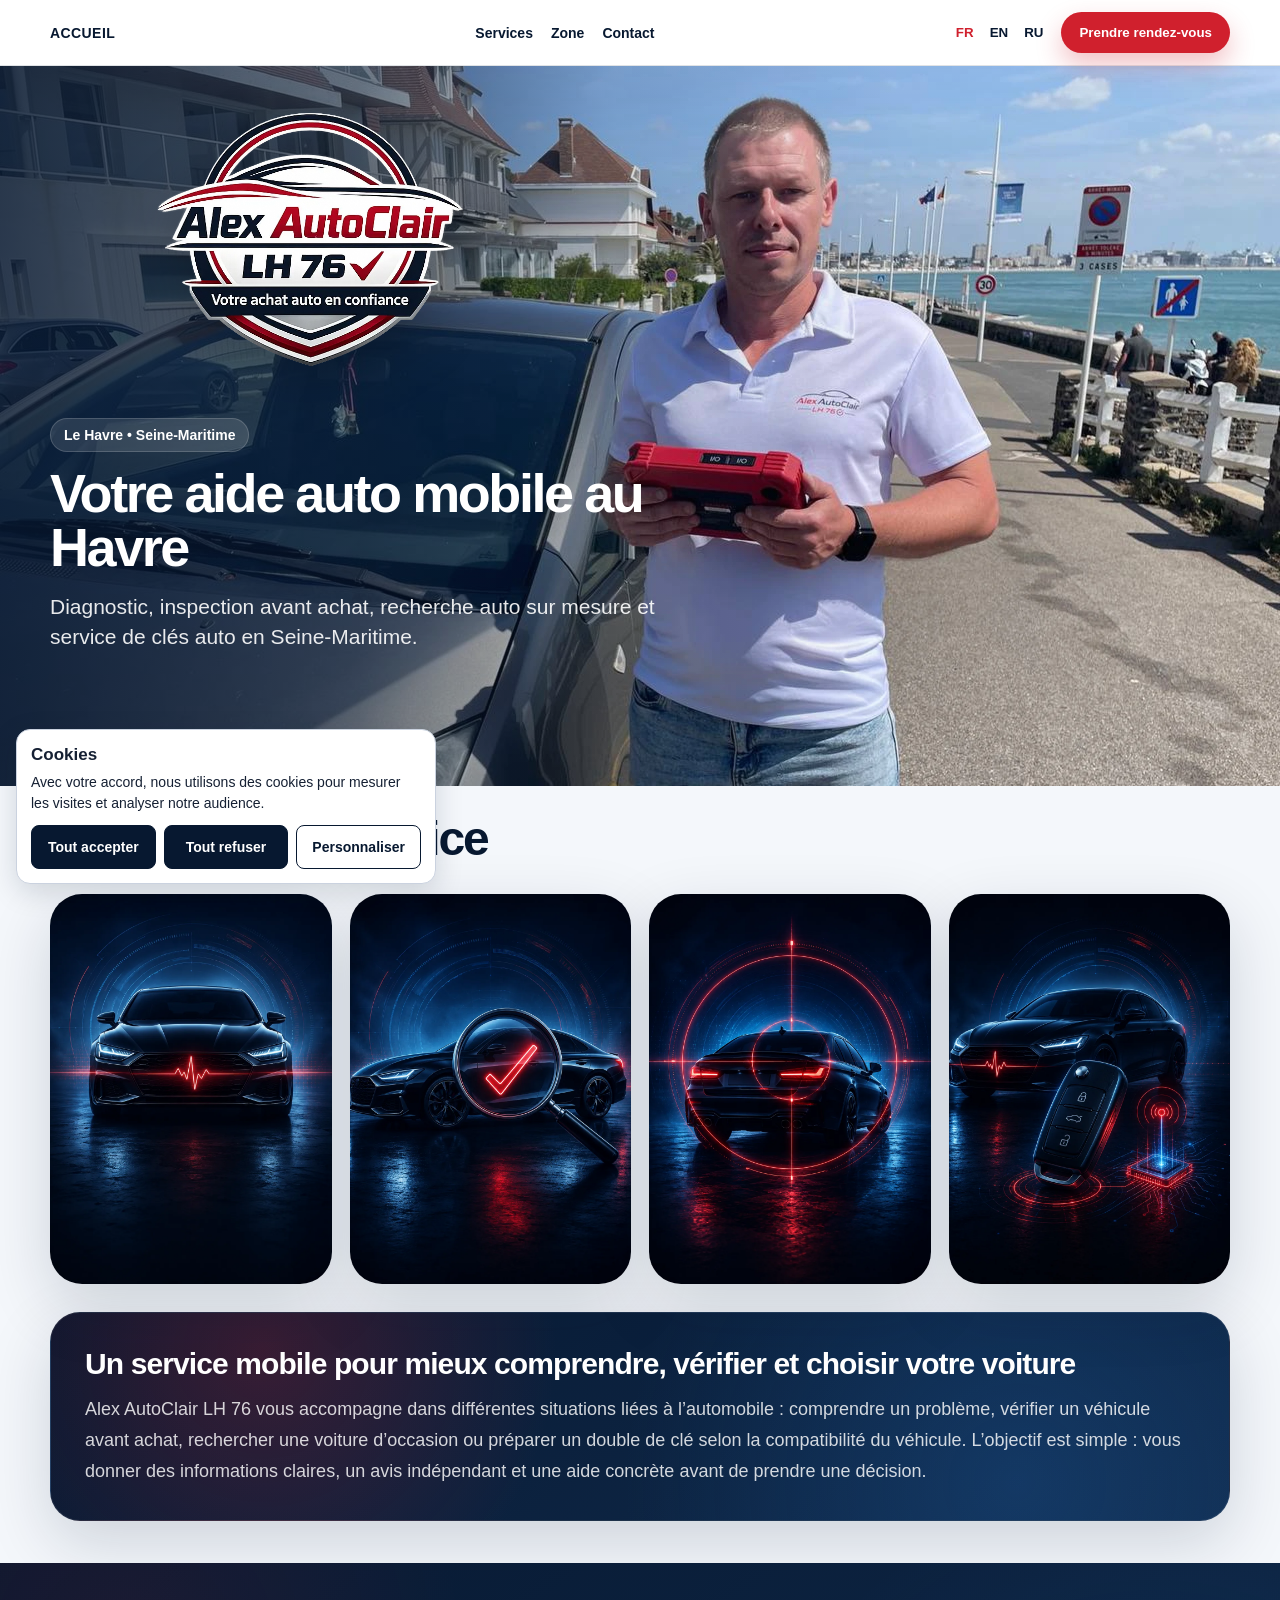
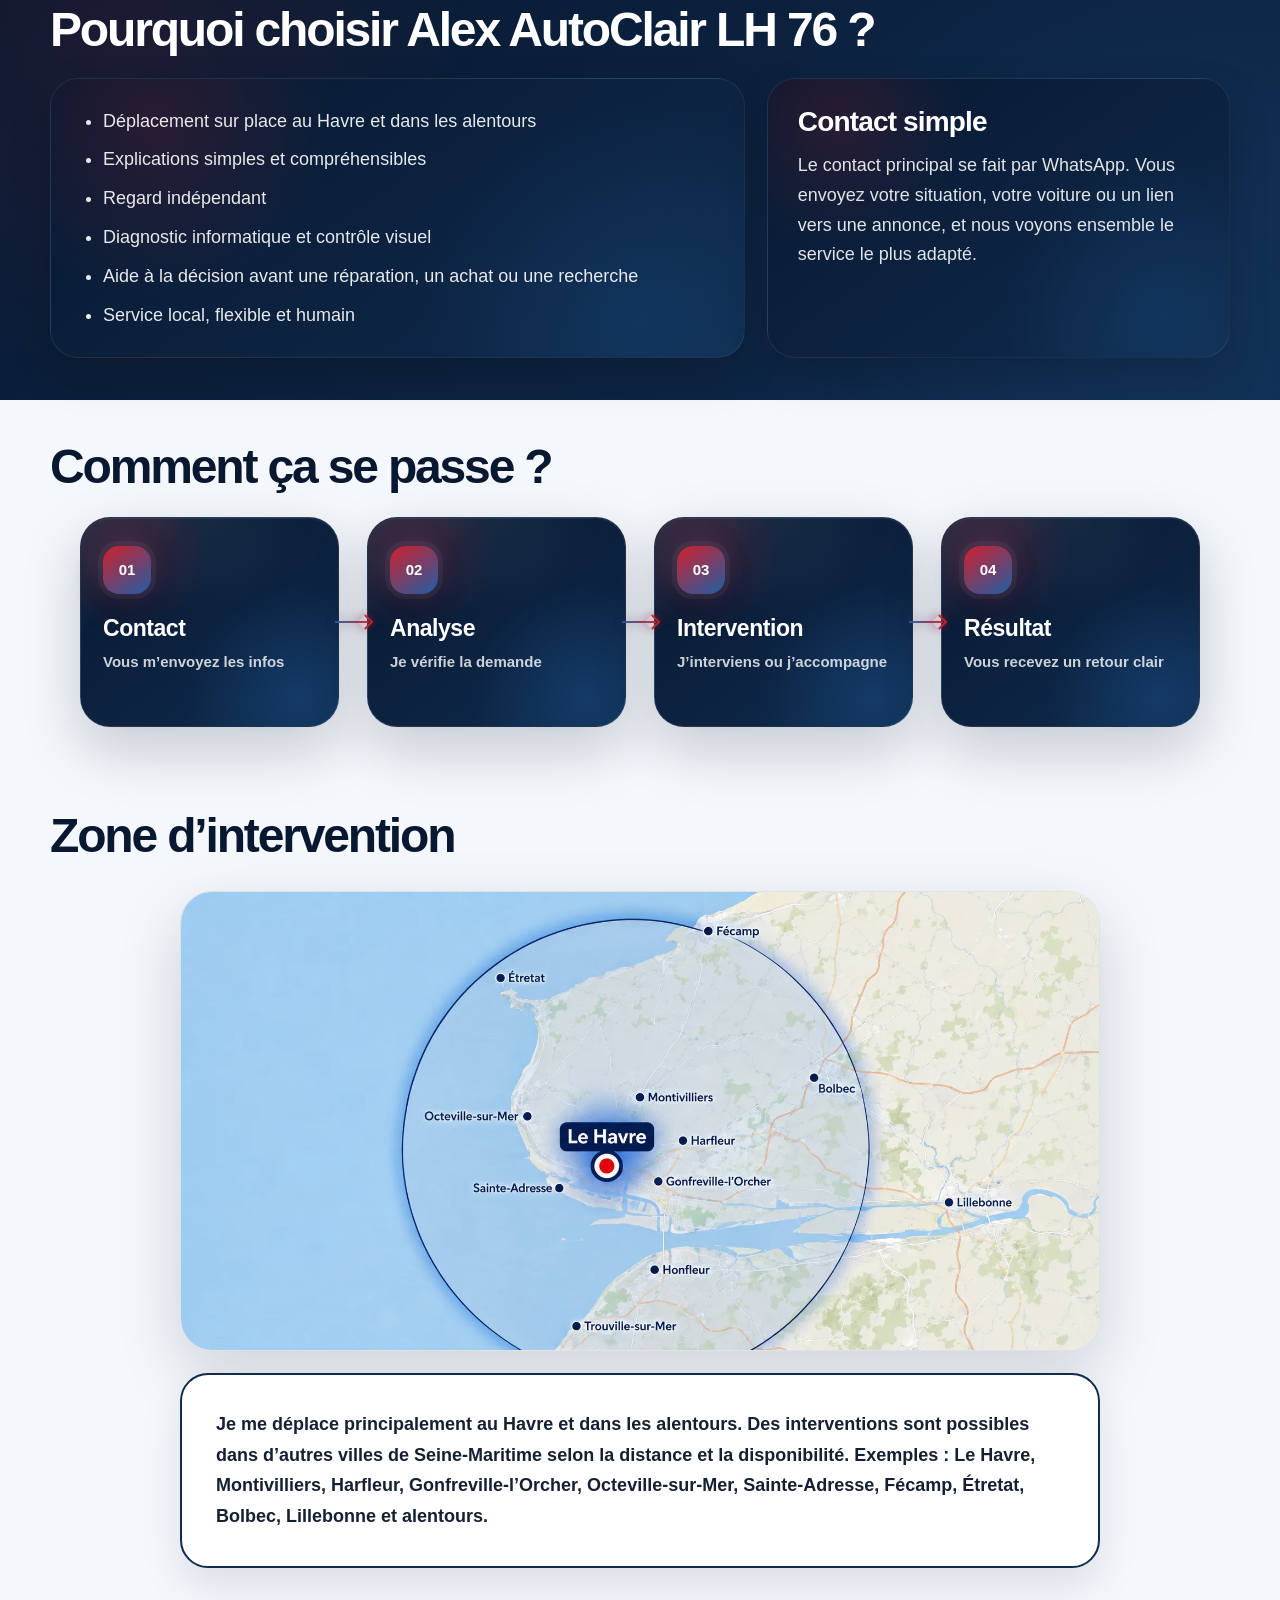
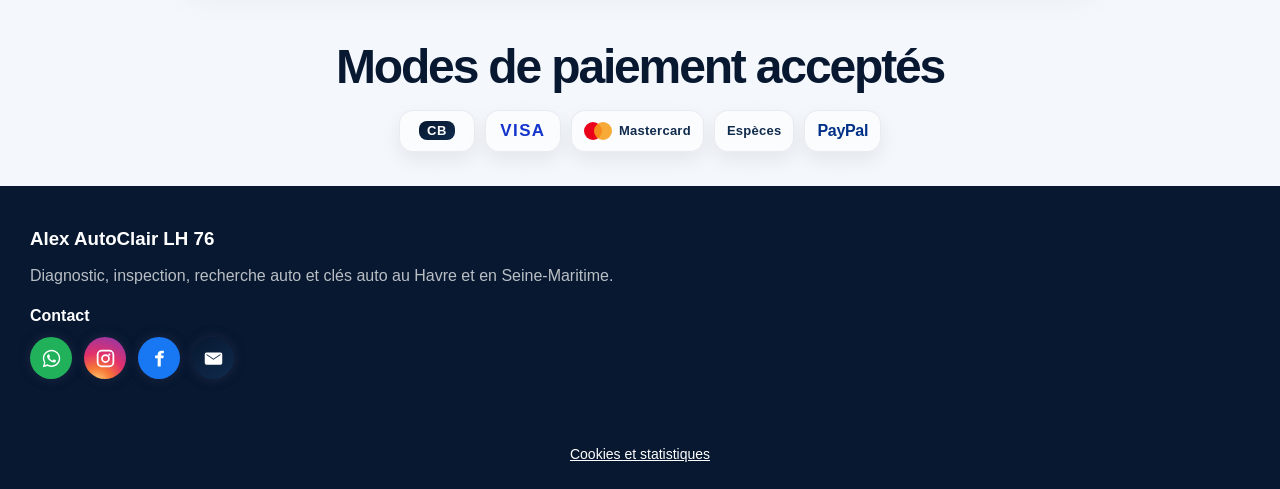
<file: index.html>
<!DOCTYPE html>
<html lang="fr">
<head>
  <link rel="stylesheet" href="/assets/css/analytics.css?v=20261022-compact" />
  <script defer src="/assets/js/analytics.js?v=20261022-compact"></script>
  <meta charset="UTF-8" />
  <meta name="viewport" content="width=device-width, initial-scale=1.0" />

  <title>Alex AutoClair LH 76 | Diagnostic, inspection, recherche auto et clés auto au Havre</title>
  <meta name="description" content="Service mobile au Havre : diagnostic auto, inspection avant achat, recherche auto sur mesure et clés auto selon compatibilité. Contact par WhatsApp." />
  <link rel="canonical" href="https://alexautoclair76.fr/" />

  <meta property="og:type" content="website" />
  <meta property="og:locale" content="fr_FR" />
  <meta property="og:site_name" content="Alex AutoClair LH 76" />
  <meta property="og:title" content="Alex AutoClair LH 76 | Diagnostic, inspection, recherche auto et clés auto au Havre" />
  <meta property="og:description" content="Service automobile mobile au Havre : diagnostic, inspection avant achat, recherche auto sur mesure et clés auto selon compatibilité. Contact direct par WhatsApp." />
  <meta property="og:url" content="https://alexautoclair76.fr/" />
  <meta property="og:image" content="https://alexautoclair76.fr/assets/01-логотип/иконка-сайта.png" />
  <meta name="twitter:card" content="summary_large_image" />

  <script type="application/ld+json">
  {
    "@context": "https://schema.org",
    "@graph": [
      {
        "@type": "Organization",
        "@id": "https://alexautoclair76.fr/#organization",
        "name": "Alex AutoClair LH 76",
        "url": "https://alexautoclair76.fr/",
        "logo": "https://alexautoclair76.fr/assets/01-логотип/иконка-сайта.png",
        "email": "mailto:alexautoclair76@outlook.com",
        "telephone": "+33769694317",
        "sameAs": [
          "https://www.instagram.com/alexautoclair76/",
          "https://www.facebook.com/share/1BaFCmBMC3/"
        ]
      },
      {
        "@type": "LocalBusiness",
        "@id": "https://alexautoclair76.fr/#localbusiness",
        "name": "Alex AutoClair LH 76",
        "url": "https://alexautoclair76.fr/",
        "telephone": "+33769694317",
        "areaServed": [
          { "@type": "City", "name": "Le Havre" },
          { "@type": "AdministrativeArea", "name": "Seine-Maritime" }
        ],
        "parentOrganization": { "@id": "https://alexautoclair76.fr/#organization" }
      },
      {
        "@type": "ItemList",
        "@id": "https://alexautoclair76.fr/#services",
        "name": "Services automobiles au Havre",
        "itemListElement": [
          { "@type": "Service", "name": "Diagnostic auto mobile au Havre", "url": "https://alexautoclair76.fr/diagnostic-auto-le-havre/" },
          { "@type": "Service", "name": "Inspection auto avant achat au Havre", "url": "https://alexautoclair76.fr/inspection-auto-avant-achat-le-havre/" },
          { "@type": "Service", "name": "Recherche auto sur mesure au Havre", "url": "https://alexautoclair76.fr/recherche-auto-sur-mesure-le-havre/" },
          { "@type": "Service", "name": "Clés auto : double et programmation au Havre", "url": "https://alexautoclair76.fr/cles-auto-le-havre/" }
        ]
      }
    ]
  }
  </script>

  <link rel="icon" type="image/png" href="assets/01-логотип/иконка-сайта.png" />

  <style>
    :root {
      --navy: #071830;
      --navy-soft: #102b4d;
      --red: #d0202d;
      --blue: #1f5fa5;
      --white: #ffffff;
      --light: #f4f7fb;
      --text: #152033;
      --muted: #667085;
      --border: rgba(7, 24, 48, 0.12);
      --shadow: 0 22px 65px rgba(7, 24, 48, 0.16);
    }

    * {
      box-sizing: border-box;
    }

    html {
      scroll-behavior: smooth;
    }

    body {
      margin: 0;
      font-family: Arial, Helvetica, sans-serif;
      background: var(--light);
      color: var(--text);
    }

    body.modal-open {
      overflow: hidden;
    }

    a {
      color: inherit;
      text-decoration: none;
    }

    img {
      display: block;
      max-width: 100%;
    }

    button {
      font-family: inherit;
    }

    .site-header {
      position: sticky;
      top: 0;
      z-index: 100;
      background: rgba(255, 255, 255, 0.94);
      backdrop-filter: blur(16px);
      border-bottom: 1px solid var(--border);
    }

    .header-inner {
      max-width: 1220px;
      margin: 0 auto;
      padding: 12px 20px;
      display: flex;
      align-items: center;
      justify-content: space-between;
      gap: 18px;
    }

    .home-link {
      width: 130px;
      flex-shrink: 0;
      color: var(--navy);
      font-size: 14px;
      font-weight: 900;
      text-transform: uppercase;
      letter-spacing: 0.03em;
      white-space: nowrap;
    }

    .home-link:hover {
      color: var(--red);
    }

    .main-nav {
      display: flex;
      align-items: center;
      justify-content: center;
      gap: 18px;
      font-size: 14px;
      font-weight: 800;
      color: var(--navy);
      flex: 1;
    }

    .main-nav a {
      white-space: nowrap;
    }

    .header-actions {
      display: flex;
      align-items: center;
      gap: 12px;
      flex-shrink: 0;
    }

    .lang-switch {
      display: flex;
      align-items: center;
      gap: 4px;
      font-size: 13px;
      font-weight: 900;
    }

    .lang-btn {
      border: 0;
      background: transparent;
      color: var(--navy);
      cursor: pointer;
      padding: 6px;
      font-weight: 900;
    }

    .lang-btn.active {
      color: var(--red);
    }

    .btn-red {
      border: 0;
      cursor: pointer;
      background: var(--red);
      color: var(--white);
      padding: 13px 18px;
      border-radius: 999px;
      font-weight: 900;
      box-shadow: 0 12px 26px rgba(208, 32, 45, 0.28);
      white-space: nowrap;
    }

    .hero {
      position: relative;
      background: var(--navy);
      overflow: hidden;
    }

    .hero-picture {
      position: relative;
      display: block;
      width: 100%;
      background: var(--navy);
    }

    .hero-picture img {
      width: 100%;
      height: auto;
      display: block;
    }

    .hero::after {
      content: "";
      position: absolute;
      inset: 0;
      z-index: 1;
      pointer-events: none;
      background:
        linear-gradient(90deg, rgba(7, 24, 48, 0.84) 0%, rgba(7, 24, 48, 0.58) 28%, rgba(7, 24, 48, 0.14) 48%, rgba(7, 24, 48, 0.00) 70%),
        linear-gradient(180deg, rgba(255,255,255,0.20) 0%, rgba(255,255,255,0) 22%);
    }

    .hero-content {
      position: absolute;
      z-index: 2;
      left: 50%;
      top: -10%;
      width: 100%;
      max-width: 1220px;
      transform: translateX(-50%);
      padding: 0 20px;
      color: var(--white);
    }

    .hero-logo-picture {
      display: block;
      width: fit-content;
      max-width: 100%;
    }

    .hero-logo {
      width: 520px;
      max-width: 46vw;
      height: auto;
      margin: 0 0 -96px;
      filter: drop-shadow(0 14px 28px rgba(0, 0, 0, 0.24));
    }

    .hero-kicker {
      display: inline-flex;
      margin-bottom: 14px;
      padding: 8px 13px;
      border-radius: 999px;
      background: rgba(255,255,255,0.12);
      border: 1px solid rgba(255,255,255,0.16);
      font-weight: 800;
      font-size: 14px;
    }

    .hero h1 {
      max-width: 620px;
      margin: 0;
      font-size: clamp(32px, 4.4vw, 54px);
      line-height: 1;
      letter-spacing: -0.045em;
    }

    .hero p {
      max-width: 610px;
      margin: 18px 0 0;
      font-size: clamp(17px, 1.8vw, 21px);
      line-height: 1.45;
      color: rgba(255,255,255,0.9);
    }

    .section {
      max-width: 1220px;
      margin: 0 auto;
      padding: 42px 20px;
    }

    #services {
      padding-top: 28px;
      padding-bottom: 28px;
    }

    #services + .section {
      padding-top: 0;
    }

    .section-title {
      margin: 0 0 30px;
      color: var(--navy);
      font-size: clamp(32px, 4vw, 48px);
      line-height: 1.05;
      letter-spacing: -0.045em;
    }

    .section-subtitle {
      max-width: 760px;
      margin: -16px 0 30px;
      font-size: 18px;
      line-height: 1.65;
      color: var(--muted);
    }

    .services-grid {
      display: grid;
      grid-template-columns: repeat(4, 1fr);
      gap: 18px;
    }

    .service-card {
      display: block;
      text-decoration: none;
      color: inherit;
      height: 390px;
      border-radius: 32px;
      overflow: hidden;
      position: relative;
      background: transparent;
      box-shadow: var(--shadow);
      border: 0;
      cursor: pointer;
      transition: transform 0.25s ease, box-shadow 0.25s ease;
    }

    .service-card:hover {
      transform: translateY(-5px);
      box-shadow: 0 28px 75px rgba(7, 24, 48, 0.24);
    }

    .service-card-image {
      width: 100%;
      height: 100%;
      padding: 0;
    }

    .service-card-image img {
      width: 100%;
      height: 100%;
      object-fit: cover;
      object-position: center;
    }

    .service-card-content {
      position: absolute;
      left: 0;
      right: 0;
      bottom: 0;
      padding: 26px 22px 24px;
      color: #ffffff;
      background: linear-gradient(0deg, rgba(7, 24, 48, 0.92) 0%, rgba(7, 24, 48, 0.66) 55%, rgba(7, 24, 48, 0.00) 100%);
      opacity: 0;
      transform: translateY(14px);
      transition: opacity 0.25s ease, transform 0.25s ease;
    }

    .service-card:hover .service-card-content {
      opacity: 1;
      transform: translateY(0);
    }

    .service-card h3 {
      margin: 0;
      font-size: 23px;
      line-height: 1.12;
    }

    .service-card p {
      margin: 8px 0 0;
      color: rgba(255,255,255,0.82);
      line-height: 1.45;
      font-size: 15px;
    }

    .info-card {
      background: var(--white);
      border: 1px solid var(--border);
      border-radius: 30px;
      padding: 34px;
      box-shadow: var(--shadow);
    }

    .intro-card {
      background:
        radial-gradient(circle at 18% 18%, rgba(208, 32, 45, 0.24), transparent 30%),
        radial-gradient(circle at 82% 82%, rgba(31, 95, 165, 0.30), transparent 40%),
        linear-gradient(145deg, #071830, #102b4d);
      border: 1px solid rgba(255, 255, 255, 0.08);
      border-radius: 30px;
      padding: 34px;
      box-shadow: var(--shadow);
    }

    .intro-card h2,
    .info-card h3 {
      margin: 0 0 14px;
      font-size: 30px;
      line-height: 1.1;
      letter-spacing: -0.03em;
    }

    .intro-card h2 {
      color: #ffffff;
    }

    .info-card h3 {
      color: var(--navy);
    }

    .intro-card p,
    .info-card p {
      margin: 0;
      font-size: 18px;
      line-height: 1.7;
    }

    .intro-card p {
      color: rgba(255, 255, 255, 0.82);
    }

    .info-card p {
      color: var(--muted);
    }

    .two-columns {
      display: grid;
      grid-template-columns: repeat(2, 1fr);
      gap: 22px;
    }

    .check-list {
      margin: 0;
      padding-left: 20px;
      color: var(--muted);
      font-size: 17px;
      line-height: 1.7;
    }

    .why-section {
      background:
        radial-gradient(circle at 10% 20%, rgba(208, 32, 45, 0.10), transparent 28%),
        radial-gradient(circle at 90% 80%, rgba(31, 95, 165, 0.16), transparent 36%),
        linear-gradient(145deg, #071830, #102b4d);
      max-width: none;
      padding-left: max(20px, calc((100vw - 1220px) / 2 + 20px));
      padding-right: max(20px, calc((100vw - 1220px) / 2 + 20px));
    }

    .why-section .section-title {
      color: #ffffff;
      margin-bottom: 22px;
    }

    .why-section .info-grid {
      display: grid;
      grid-template-columns: 1.2fr 0.8fr;
      gap: 22px;
    }

    .why-section .info-card {
      background:
        radial-gradient(circle at 15% 15%, rgba(208, 32, 45, 0.16), transparent 28%),
        radial-gradient(circle at 85% 85%, rgba(31, 95, 165, 0.22), transparent 34%),
        linear-gradient(145deg, #071830, #102b4d);
      border: 1px solid rgba(255,255,255,0.08);
      border-radius: 28px;
      padding: 28px 30px;
      box-shadow: 0 18px 40px rgba(0,0,0,0.18);
    }

    .why-section .info-card h3 {
      margin: 0 0 14px;
      color: #ffffff;
      font-size: 28px;
      line-height: 1.1;
    }

    .why-section .info-card p {
      margin: 0;
      color: rgba(255,255,255,0.88);
      font-size: 18px;
      line-height: 1.65;
    }

    .why-section .why-list {
      margin: 0;
      padding-left: 22px;
    }

    .why-section .why-list li {
      color: rgba(255,255,255,0.9);
      font-size: 18px;
      line-height: 1.6;
      margin-bottom: 10px;
    }

    .why-section .why-list li:last-child {
      margin-bottom: 0;
    }

    .process-section {
      background: var(--light);
      max-width: 1220px;
      padding-left: 20px;
      padding-right: 20px;
    }

    .process-section .section-title {
      color: var(--navy);
      margin-bottom: 24px;
    }

    .process-flow-grid {
      position: relative;
      display: grid;
      grid-template-columns: repeat(4, 1fr);
      gap: 28px;
      max-width: 1120px;
      margin: 0 auto;
      overflow: visible;
    }

    .process-flow-card {
      position: relative;
      min-height: 210px;
      padding: 28px 22px 26px;
      border-radius: 30px;
      overflow: visible;
      background:
        radial-gradient(circle at 18% 16%, rgba(208, 32, 45, 0.24), transparent 30%),
        radial-gradient(circle at 84% 86%, rgba(31, 95, 165, 0.32), transparent 40%),
        linear-gradient(145deg, #071830, #102b4d);
      border: 1px solid rgba(255,255,255,0.09);
      box-shadow:
        0 22px 58px rgba(7, 24, 48, 0.20),
        inset 0 1px 0 rgba(255,255,255,0.06);
      color: #ffffff;
    }

    .process-flow-card::before {
      content: "";
      position: absolute;
      inset: 0;
      border-radius: inherit;
      background:
        linear-gradient(135deg, rgba(255,255,255,0.10), transparent 26%),
        radial-gradient(circle at 50% 0%, rgba(255,255,255,0.06), transparent 42%);
      pointer-events: none;
    }

    .process-number {
      position: relative;
      z-index: 1;
      width: 48px;
      height: 48px;
      margin-bottom: 22px;
      border-radius: 16px;
      display: grid;
      place-items: center;
      font-size: 15px;
      font-weight: 900;
      color: #ffffff;
      background: linear-gradient(145deg, #d0202d, #1f5fa5);
      box-shadow:
        0 0 0 5px rgba(255,255,255,0.045),
        0 14px 30px rgba(0,0,0,0.24),
        0 0 26px rgba(31,95,165,0.26),
        0 0 22px rgba(208,32,45,0.20);
    }

    .process-flow-card h3 {
      position: relative;
      z-index: 1;
      margin: 0 0 10px;
      color: #ffffff;
      font-size: 23px;
      line-height: 1.08;
      letter-spacing: -0.02em;
    }

    .process-flow-card p {
      position: relative;
      z-index: 1;
      margin: 0;
      color: rgba(255,255,255,0.80);
      font-size: 15px;
      line-height: 1.5;
      font-weight: 700;
    }

    .process-arrow {
      position: absolute;
      z-index: 4;
      top: 50%;
      right: -31px;
      width: 34px;
      height: 2px;
      transform: translateY(-50%);
      background: linear-gradient(90deg, rgba(31,95,165,0.95), rgba(208,32,45,0.95));
      box-shadow:
        0 0 12px rgba(31,95,165,0.45),
        0 0 12px rgba(208,32,45,0.35);
      font-size: 0;
    }

    .process-arrow::after {
      content: "";
      position: absolute;
      right: -2px;
      top: 50%;
      width: 9px;
      height: 9px;
      border-top: 2px solid rgba(208,32,45,0.95);
      border-right: 2px solid rgba(208,32,45,0.95);
      transform: translateY(-50%) rotate(45deg);
      box-shadow: 0 0 10px rgba(208,32,45,0.45);
    }

    .map-card {
  max-width: 920px;
  height: 460px;
  margin: 0 auto;
  overflow: hidden;
  border-radius: 32px;
  box-shadow: var(--shadow);
  border: 1px solid var(--border);
  background: #ffffff;
}
    .map-card img {
      width: 100%;
      height: 100%;
      object-fit: cover;
      object-position: center top;
    }

    .zone-text-card {
      max-width: 920px;
      margin: 22px auto 0;
      background: #ffffff;
      border: 2px solid #102b4d;
      border-radius: 28px;
      box-shadow: 0 18px 42px rgba(7, 24, 48, 0.10);
    }

    .zone-text-card p {
      color: #152033;
      font-weight: 600;
    }

    .service-page {
      display: none;
      background: #ffffff;
    }

    .service-page.active {
      display: block;
    }

    .service-hero {
      position: relative;
      min-height: 540px;
      overflow: hidden;
      background: var(--navy);
    }

    .service-hero picture,
    .service-hero picture img {
      position: absolute;
      inset: 0;
      width: 100%;
      height: 100%;
    }

    .service-hero img {
      object-fit: cover;
      object-position: center;
    }

    .service-hero::before {
      content: "";
      position: absolute;
      inset: 0;
      z-index: 1;
      background:
        linear-gradient(90deg, rgba(7,24,48,0.90) 0%, rgba(7,24,48,0.70) 38%, rgba(7,24,48,0.12) 72%),
        linear-gradient(180deg, rgba(255,255,255,0.22) 0%, rgba(255,255,255,0) 34%);
    }

    .service-hero-content {
      position: relative;
      z-index: 2;
      max-width: 1220px;
      margin: 0 auto;
      padding: 170px 20px 80px;
      color: #ffffff;
    }

    .service-hero h1 {
      max-width: 720px;
      margin: 0;
      font-size: clamp(34px, 5vw, 58px);
      line-height: 1;
      letter-spacing: -0.04em;
    }

    .service-hero p {
      max-width: 720px;
      margin: 22px 0 0;
      font-size: 20px;
      line-height: 1.55;
      color: rgba(255,255,255,0.9);
    }

    .price-badge {
      display: inline-flex;
      margin-top: 22px;
      padding: 10px 16px;
      border-radius: 999px;
      background: rgba(208,32,45,0.92);
      color: white;
      font-weight: 900;
    }

    .pdf-link {
      display: inline-flex;
      margin-top: 18px;
      padding: 13px 18px;
      border-radius: 999px;
      background: var(--navy);
      color: var(--white);
      font-weight: 900;
    }

    .contact-payment-grid {
      max-width: 920px;
      margin: 0 auto;
      display: grid;
      grid-template-columns: 1fr 1fr;
      gap: 22px;
    }

    .contact-card,
    .payment-card {
      background: #ffffff;
      border: 2px solid #102b4d;
      border-radius: 28px;
      box-shadow: 0 18px 42px rgba(7, 24, 48, 0.10);
      padding: 28px 30px;
    }

    .contact-card h3,
    .payment-card h3 {
      margin: 0 0 18px;
      color: #102b4d;
      font-size: 22px;
      line-height: 1.3;
    }

    .icon-badges {
      display: flex;
      flex-wrap: wrap;
      gap: 14px;
    }

    .icon-badge {
      min-height: 56px;
      padding: 10px 16px;
      border-radius: 18px;
      border: 1px solid rgba(16, 43, 77, 0.12);
      background: linear-gradient(145deg, #ffffff, #f6f8fc);
      box-shadow: 0 10px 24px rgba(7, 24, 48, 0.08);
      display: inline-flex;
      align-items: center;
      gap: 12px;
      color: #102b4d;
      font-weight: 800;
      transition: transform 0.2s ease, box-shadow 0.2s ease;
    }

    .icon-badge:hover {
      transform: translateY(-2px);
      box-shadow: 0 14px 28px rgba(7, 24, 48, 0.13);
    }

    .svg-icon {
      width: 36px;
      height: 36px;
      border-radius: 50%;
      display: grid;
      place-items: center;
      flex: 0 0 36px;
      box-shadow:
        0 0 14px rgba(31,95,165,0.20),
        0 0 14px rgba(208,32,45,0.12);
    }

    .svg-icon svg {
      width: 20px;
      height: 20px;
      fill: #ffffff;
    }

    .whatsapp-icon {
      background: #20b15a;
    }

    .instagram-icon {
      background: radial-gradient(circle at 30% 110%, #ffdc80 0%, #f77737 28%, #e1306c 55%, #833ab4 100%);
    }

    .facebook-icon {
      background: #1877f2;
    }

    .email-icon {
      background: linear-gradient(145deg, #071830, #102b4d);
    }

    .payment-logo-grid {
      display: flex;
      flex-wrap: wrap;
      gap: 14px;
    }

    .brand-pay {
      min-height: 56px;
      min-width: 92px;
      padding: 10px 16px;
      border-radius: 18px;
      border: 1px solid rgba(16, 43, 77, 0.12);
      background: #ffffff;
      box-shadow: 0 10px 24px rgba(7, 24, 48, 0.08);
      display: inline-flex;
      align-items: center;
      justify-content: center;
      color: #102b4d;
      font-weight: 900;
      font-size: 15px;
      letter-spacing: 0.02em;
    }

    .cb-pay {
      background: #ffffff;
      color: #102b4d;
      border: 1px solid rgba(16, 43, 77, 0.18);
      font-size: 19px;
      font-weight: 900;
      letter-spacing: 0.04em;
    }

    .cb-pay span {
      display: inline-flex;
      align-items: center;
      justify-content: center;
      padding: 2px 8px;
      border-radius: 8px;
      background: linear-gradient(145deg, #071830, #102b4d);
      color: #ffffff;
    }

    .visa-pay {
      color: #1434cb;
      font-size: 20px;
      letter-spacing: 0.08em;
    }

    .mastercard-pay {
      gap: 8px;
    }

    .mc-circles {
      position: relative;
      width: 34px;
      height: 22px;
      display: inline-block;
    }

    .mc-circles span {
      position: absolute;
      top: 0;
      width: 22px;
      height: 22px;
      border-radius: 50%;
    }

    .mc-circles span:first-child {
      left: 0;
      background: #eb001b;
    }

    .mc-circles span:last-child {
      right: 0;
      background: rgba(247, 158, 27, 0.88);
    }

    .cash-pay {
      color: #102b4d;
      background: linear-gradient(145deg, #ffffff, #f6f8fc);
    }

    .paypal-pay {
      color: #003087;
      font-size: 19px;
      letter-spacing: -0.02em;
    }

    .site-footer {
      background: var(--navy);
      color: #ffffff;
      padding: 42px 20px;
    }

    .footer-inner {
      max-width: 1220px;
      margin: 0 auto;
      display: grid;
      grid-template-columns: 1.2fr 1fr 1fr;
      gap: 30px;
    }

    .footer-inner h3,
    .footer-inner h4 {
      margin: 0 0 12px;
    }

    .footer-inner p,
    .footer-inner a {
      color: rgba(255,255,255,0.72);
      line-height: 1.7;
      display: block;
      margin: 0;
    }

    .footer-inner-clean {
      grid-template-columns: 1.4fr 0.6fr;
      align-items: start;
    }

    .footer-contact {
      text-align: right;
    }

    .footer-icons {
      display: flex;
      justify-content: flex-end;
      gap: 12px;
      flex-wrap: wrap;
    }

    .footer-icon-link {
      display: inline-flex;
      margin: 0;
      transition: transform 0.2s ease;
    }

    .footer-icon-link:hover {
      transform: translateY(-2px);
    }

    .footer-icons .svg-icon {
      width: 42px;
      height: 42px;
      flex-basis: 42px;
    }

    .footer-icons .svg-icon svg {
      width: 21px;
      height: 21px;
    }


    .payment-section {
      padding-top: 32px;
      padding-bottom: 34px;
    }

    .payment-section .section-title {
      text-align: center;
      margin-bottom: 18px;
    }

    .payment-strip {
      max-width: 920px;
      margin: 0 auto;
    }

    .compact-payment-grid {
      justify-content: center;
      align-items: center;
      flex-wrap: nowrap;
      gap: 10px;
    }

    .compact-payment-grid .brand-pay {
      min-height: 42px;
      min-width: 76px;
      padding: 7px 12px;
      border: 1px solid rgba(16, 43, 77, 0.08);
      border-radius: 14px;
      background: rgba(255, 255, 255, 0.62);
      box-shadow: 0 8px 20px rgba(7, 24, 48, 0.07);
      font-size: 13px;
    }

    .compact-payment-grid .visa-pay {
      font-size: 17px;
    }

    .compact-payment-grid .paypal-pay {
      font-size: 16px;
    }

    .compact-payment-grid .mastercard-pay {
      min-width: 118px;
      gap: 7px;
    }

    .compact-payment-grid .mc-circles {
      width: 28px;
      height: 18px;
    }

    .compact-payment-grid .mc-circles span {
      width: 18px;
      height: 18px;
    }

    .footer-inner-clean {
      grid-template-columns: 1fr;
      gap: 18px;
    }

    .footer-contact {
      text-align: left;
    }

    .footer-icons {
      justify-content: flex-start;
    }

    @media (max-width: 700px) {
      .compact-payment-grid {
        flex-wrap: wrap;
      }

      .compact-payment-grid .brand-pay {
        min-width: 72px;
      }
    }

    .modal {
      position: fixed;
      inset: 0;
      z-index: 200;
      display: none;
      align-items: center;
      justify-content: center;
      padding: 20px;
      background: rgba(7, 24, 48, 0.72);
      backdrop-filter: blur(10px);
    }

    .modal.active {
      display: flex;
    }

    .modal-card {
      width: min(560px, 100%);
      border-radius: 30px;
      padding: 28px;
      background:
        radial-gradient(circle at 15% 15%, rgba(208,32,45,0.26), transparent 32%),
        radial-gradient(circle at 90% 90%, rgba(31,95,165,0.34), transparent 38%),
        linear-gradient(145deg, #071830, #102b4d);
      color: #ffffff;
      box-shadow: 0 35px 90px rgba(0,0,0,0.35);
      position: relative;
    }

    .modal-close {
      position: absolute;
      top: 16px;
      right: 16px;
      border: 0;
      width: 36px;
      height: 36px;
      border-radius: 999px;
      background: rgba(255,255,255,0.12);
      color: #ffffff;
      cursor: pointer;
      font-size: 20px;
      font-weight: 900;
    }

    .modal-card h3 {
      margin: 0 45px 12px 0;
      font-size: 28px;
    }

    .modal-card p,
    .modal-card li {
      color: rgba(255,255,255,0.82);
      line-height: 1.6;
    }

    .modal-card ul {
      margin: 14px 0 18px;
      padding-left: 22px;
    }

    .modal-message {
      width: 100%;
      min-height: 190px;
      margin: 0 0 18px;
      padding: 16px 18px;
      border: 1px solid rgba(255,255,255,0.18);
      border-radius: 20px;
      resize: vertical;
      outline: none;
      background: rgba(255,255,255,0.96);
      color: #102b4d;
      font: inherit;
      font-size: 15px;
      line-height: 1.45;
      box-shadow: inset 0 0 0 1px rgba(7, 24, 48, 0.04);
    }

    .modal-message:focus {
      border-color: rgba(208,32,45,0.72);
      box-shadow:
        0 0 0 3px rgba(208,32,45,0.16),
        inset 0 0 0 1px rgba(7, 24, 48, 0.04);
    }

    .modal-whatsapp {
      display: inline-flex;
      justify-content: center;
      width: 100%;
      border: 0;
      cursor: pointer;
      border-radius: 999px;
      padding: 15px 18px;
      background: #20b15a;
      color: #ffffff;
      font-weight: 900;
      font-size: 16px;
    }

    .lang-content {
      display: none;
    }

    .lang-content.active {
      display: block;
    }

    @media (max-width: 1050px) {
      .main-nav {
        display: none;
      }

      .services-grid {
        grid-template-columns: repeat(2, 1fr);
      }

      .footer-inner {
        grid-template-columns: 1fr;
      }
    }

    @media (max-width: 900px) {
      .why-section .info-grid,
      .two-columns {
        grid-template-columns: 1fr;
      }

      .why-section .info-card {
        padding: 24px 22px;
      }

      .why-section .info-card h3 {
        font-size: 24px;
      }

      .why-section .info-card p,
      .why-section .why-list li {
        font-size: 16px;
      }

      .process-flow-grid {
        grid-template-columns: repeat(2, 1fr);
      }

      .process-arrow {
        display: none;
      }

      .contact-payment-grid {
        grid-template-columns: 1fr;
      }

      .contact-card,
      .payment-card {
        padding: 24px 22px;
      }

      .contact-card h3,
      .payment-card h3 {
        font-size: 20px;
      }
    }

    @media (max-width: 700px) {
      .header-inner {
        padding: 9px 14px;
        gap: 8px;
      }

      .home-link {
        width: auto;
        font-size: 12px;
      }

      .service-card-content {
        opacity: 1;
        transform: translateY(0);
      }

      .header-actions {
        gap: 7px;
      }

      .btn-red {
        padding: 11px 13px;
        font-size: 13px;
      }

      .hero::after {
        background:
          linear-gradient(180deg, rgba(255,255,255,0.08) 0%, rgba(255,255,255,0) 20%),
          linear-gradient(0deg, rgba(7,24,48,0.90) 0%, rgba(7,24,48,0.62) 28%, rgba(7,24,48,0.04) 60%);
      }

      .hero-content {
        top: auto;
        bottom: 28px;
        padding: 0 18px;
      }

      .hero-logo {
        width: 207px !important;
        max-width: 52vw !important;
        margin: 0 0 8px !important;
        position: relative !important;
        left: -42px !important;
        top: -75px !important;
      }

      .hero h1 {
        font-size: 32px;
        max-width: 92vw;
      }

      .hero p {
        font-size: 17px;
        max-width: 92vw;
      }

      .section {
        padding: 34px 18px;
      }

      .process-section {
        padding-left: 18px;
        padding-right: 18px;
      }

      .services-grid {
        grid-template-columns: 1fr;
      }

      .service-card {
        height: 350px;
      }

      .intro-card,
      .info-card {
        padding: 26px;
      }

      .map-card {
        height: 330px;
      }

      .service-hero {
        min-height: 650px;
      }

      .service-hero-content {
        padding: 370px 18px 60px;
      }

      .service-hero::before {
        background:
          linear-gradient(180deg, rgba(255,255,255,0.12) 0%, rgba(255,255,255,0) 28%),
          linear-gradient(0deg, rgba(7,24,48,0.92) 0%, rgba(7,24,48,0.72) 38%, rgba(7,24,48,0.08) 72%);
      }


      .process-flow-grid {
        grid-template-columns: repeat(2, 1fr);
        gap: 14px;
      }

      .process-flow-card {
        min-height: 168px;
        padding: 20px 16px;
      }

      .process-number {
        width: 40px;
        height: 40px;
        margin-bottom: 14px;
        border-radius: 14px;
        font-size: 13px;
      }

      .process-flow-card h3 {
        font-size: 18px;
      }

      .process-flow-card p {
        font-size: 13px;
      }

      .contact-payment-grid {
        grid-template-columns: 1fr;
      }

      .brand-pay,
      .icon-badge {
        min-height: 52px;
      }

      .footer-inner-clean {
        grid-template-columns: 1fr;
      }

      .footer-contact {
        text-align: left;
      }

      .footer-icons {
        justify-content: flex-start;
      }
    }
  
    /* FINAL MOBILE FIX 3: logo slightly lower, service photos full visible, homepage cards untouched */
    @media (max-width: 700px) {
      /* mobile home logo: same size, 10% lower */
      .hero-logo {
        width: 207px !important;
        max-width: 52vw !important;
        margin: 0 0 8px !important;
        position: relative !important;
        left: -42px !important;
        top: -54px !important;
      }

      /* homepage service cards stay in original style */
      .service-card-image {
        padding: 0 !important;
      }

      .service-card-image img {
        width: 100% !important;
        height: 100% !important;
        object-fit: cover !important;
        object-position: center !important;
        transform: none !important;
      }

      /* inner service pages: photo is fully visible, not cropped */
      .service-page .service-hero {
        min-height: auto !important;
        padding: 34px 0 44px !important;
        background: #071830 !important;
        overflow: hidden !important;
      }

      .service-page .service-hero picture {
        position: relative !important;
        inset: auto !important;
        display: block !important;
        width: calc(100% - 52px) !important;
        max-width: 560px !important;
        height: auto !important;
        margin: 0 auto 18px !important;
        transform: none !important;
        z-index: 0 !important;
      }

      .service-page .service-hero picture img,
      .service-page .service-hero img {
        position: static !important;
        display: block !important;
        width: 100% !important;
        height: auto !important;
        object-fit: contain !important;
        object-position: center center !important;
        transform: none !important;
      }

      .service-page .service-hero-content {
        position: relative !important;
        z-index: 2 !important;
        padding: 0 18px !important;
      }

      .service-page .service-hero h1,
    .service-page .service-hero h2 {
        margin-top: 0 !important;
      }

      .service-page .service-hero::before {
        pointer-events: none !important;
        background:
          linear-gradient(180deg, rgba(255,255,255,0.08) 0%, rgba(255,255,255,0) 24%),
          linear-gradient(0deg, rgba(7,24,48,0.92) 0%, rgba(7,24,48,0.46) 46%, rgba(7,24,48,0.06) 100%) !important;
      }
    }

  </style>
</head>

<body>
  <header class="site-header">
    <div class="header-inner">
    <a class="home-link" href="#home" data-go-home data-fr="Accueil" data-en="Home" data-ru="Главная">Accueil</a>

      <nav class="main-nav">
        <a href="#services" data-fr="Services" data-en="Services" data-ru="Услуги">Services</a>
        <a href="#zone" data-fr="Zone" data-en="Area" data-ru="Зона">Zone</a>
        <a href="#contact" data-fr="Contact" data-en="Contact" data-ru="Контакты">Contact</a>
      </nav>

      <div class="header-actions">
        <div class="lang-switch">
          <button class="lang-btn active" data-lang="fr">FR</button>
          <button class="lang-btn" data-lang="en">EN</button>
          <button class="lang-btn" data-lang="ru">RU</button>
        </div>
        <button class="btn-red" data-open-modal="general" data-fr="Prendre rendez-vous" data-en="Book" data-ru="Записаться">Prendre rendez-vous</button>
      </div>
    </div>
  </header>

  <main id="top">
    <section class="hero" id="home">
      <picture class="hero-picture">
        <source media="(max-width: 700px)" srcset="assets/02-главная/главная-телефон.webp" />
        <img src="assets/02-главная/главная-компьютер.webp" alt="Alex AutoClair LH 76 - aide auto mobile au Havre"  width="1920" height="1080" decoding="async" fetchpriority="high" />
      </picture>

      <div class="hero-content">
        <picture class="hero-logo-picture">
          <source media="(max-width: 700px)" srcset="assets/01-логотип/логотип-телефон.webp" />
          <img class="hero-logo" src="assets/01-логотип/логотип-компьютер.webp" alt="Alex AutoClair LH 76"  width="1024" height="1024" decoding="async" />
        </picture>

        <div class="hero-kicker" data-fr="Le Havre • Seine-Maritime" data-en="Le Havre • Seine-Maritime" data-ru="Le Havre • Seine-Maritime">Le Havre • Seine-Maritime</div>
        <h1 data-fr="Votre aide auto mobile au Havre" data-en="Your mobile car assistance in Le Havre" data-ru="Ваша мобильная авто-помощь в Le Havre">Votre aide auto mobile au Havre</h1>
        <p data-fr="Diagnostic, inspection avant achat, recherche auto sur mesure et service de clés auto en Seine-Maritime." data-en="Car diagnostics, pre-purchase inspection, custom car search and car key service in Seine-Maritime." data-ru="Диагностика, проверка перед покупкой, подбор авто под заказ и услуга автомобильных ключей в Seine-Maritime.">Diagnostic, inspection avant achat, recherche auto sur mesure et service de clés auto en Seine-Maritime.</p>
      </div>
    </section>

    <section class="section" id="services">
      <h2 class="section-title" data-fr="Choisissez le service" data-en="Choose your service" data-ru="Выберите услугу">Choisissez le service</h2>

      <div class="services-grid">
        <a class="service-card" data-service="diagnostic" href="/diagnostic-auto-le-havre/">
          <div class="service-card-image">
            <img src="assets/03-карточки-услуг/карточка-диагностика.webp" alt="Diagnostic auto"  width="1122" height="1402" decoding="async" loading="lazy" />
          </div>
          <div class="service-card-content">
            <h3 data-fr="Diagnostic auto" data-en="Car diagnostic" data-ru="Диагностика авто">Diagnostic auto</h3>
            <p data-fr="Comprendre le problème" data-en="Understand the problem" data-ru="Понять проблему">Comprendre le problème</p>
          </div>
        </a>

        <a class="service-card" data-service="inspection" href="/inspection-auto-avant-achat-le-havre/">
          <div class="service-card-image">
            <img src="assets/03-карточки-услуг/карточка-проверка-перед-покупкой.webp" alt="Inspection avant achat"  width="1122" height="1402" decoding="async" loading="lazy" />
          </div>
          <div class="service-card-content">
            <h3 data-fr="Inspection avant achat" data-en="Pre-purchase inspection" data-ru="Проверка перед покупкой">Inspection avant achat</h3>
            <p data-fr="Vérifier avant décision" data-en="Check before deciding" data-ru="Проверить перед решением">Vérifier avant décision</p>
          </div>
        </a>

        <a class="service-card" data-service="search" href="/recherche-auto-sur-mesure-le-havre/">
          <div class="service-card-image">
            <img src="assets/03-карточки-услуг/карточка-подбор-авто.webp" alt="Recherche auto"  width="1122" height="1402" decoding="async" loading="lazy" />
          </div>
          <div class="service-card-content">
            <h3 data-fr="Recherche auto" data-en="Custom car search" data-ru="Подбор авто">Recherche auto</h3>
            <p data-fr="Trouver le bon véhicule" data-en="Find the right car" data-ru="Найти подходящий автомобиль">Trouver le bon véhicule</p>
          </div>
        </a>

        <a class="service-card" data-service="keys" href="/cles-auto-le-havre/">
          <div class="service-card-image">
            <img src="assets/03-карточки-услуг/карточка-автоключи.webp" alt="Clés auto"  width="1122" height="1402" decoding="async" loading="lazy" />
          </div>
          <div class="service-card-content">
            <h3 data-fr="Clés auto" data-en="Car keys" data-ru="Автоключи">Clés auto</h3>
            <p data-fr="Double de clé et programmation" data-en="Key duplication and programming" data-ru="Дубликат и программирование">Double de clé et programmation</p>
          </div>
        </a>
      </div>
    </section>

    <section class="section">
      <div class="intro-card">
        <h2 data-fr="Un service mobile pour mieux comprendre, vérifier et choisir votre voiture" data-en="A mobile service to better understand, check and choose your car" data-ru="Мобильный сервис, чтобы лучше понять, проверить и выбрать автомобиль">Un service mobile pour mieux comprendre, vérifier et choisir votre voiture</h2>
        <p data-fr="Alex AutoClair LH 76 vous accompagne dans différentes situations liées à l’automobile : comprendre un problème, vérifier un véhicule avant achat, rechercher une voiture d’occasion ou préparer un double de clé selon la compatibilité du véhicule. L’objectif est simple : vous donner des informations claires, un avis indépendant et une aide concrète avant de prendre une décision." data-en="Alex AutoClair LH 76 supports you in different car-related situations: understanding a problem, checking a vehicle before purchase, searching for a used car or preparing a spare key depending on vehicle compatibility. The goal is simple: to give you clear information, independent advice and practical support before you make a decision." data-ru="Alex AutoClair LH 76 сопровождает вас в разных автомобильных ситуациях: разобраться с проблемой, проверить автомобиль перед покупкой, подобрать подержанную машину или подготовить дубликат ключа в зависимости от совместимости автомобиля. Цель простая: дать вам понятную информацию, независимое мнение и конкретную помощь перед принятием решения.">Alex AutoClair LH 76 vous accompagne dans différentes situations liées à l’automobile : comprendre un problème, vérifier un véhicule avant achat, rechercher une voiture d’occasion ou préparer un double de clé selon la compatibilité du véhicule. L’objectif est simple : vous donner des informations claires, un avis indépendant et une aide concrète avant de prendre une décision.</p>
      </div>
    </section>

  <section class="section why-section">
  <h2 class="section-title"
      data-fr="Pourquoi choisir Alex AutoClair LH 76 ?"
      data-en="Why choose Alex AutoClair LH 76?"
      data-ru="Почему выбрать Alex AutoClair LH 76?">
      Pourquoi choisir Alex AutoClair LH 76 ?
  </h2>

  <div class="info-grid">
    <div class="info-card">
      <ul class="why-list">
        <li data-fr="Déplacement sur place au Havre et dans les alentours"
            data-en="On-site service in Le Havre and nearby areas"
            data-ru="Выезд на место в Le Havre и окрестности">
            Déplacement sur place au Havre et dans les alentours
        </li>

        <li data-fr="Explications simples et compréhensibles"
            data-en="Simple and understandable explanations"
            data-ru="Простые и понятные объяснения">
            Explications simples et compréhensibles
        </li>

        <li data-fr="Regard indépendant"
            data-en="Independent opinion"
            data-ru="Независимый взгляд">
            Regard indépendant
        </li>

        <li data-fr="Diagnostic informatique et contrôle visuel"
            data-en="Computer diagnostics and visual inspection"
            data-ru="Компьютерная диагностика и визуальная проверка">
            Diagnostic informatique et contrôle visuel
        </li>

        <li data-fr="Aide à la décision avant une réparation, un achat ou une recherche"
            data-en="Help before a repair, purchase or car search decision"
            data-ru="Помощь в принятии решения перед ремонтом, покупкой или поиском авто">
            Aide à la décision avant une réparation, un achat ou une recherche
        </li>

        <li data-fr="Service local, flexible et humain"
            data-en="Local, flexible and human service"
            data-ru="Локальный, гибкий и человеческий сервис">
            Service local, flexible et humain
        </li>
      </ul>
    </div>

    <div class="info-card">
      <h3 data-fr="Contact simple"
          data-en="Simple contact"
          data-ru="Простая связь">
          Contact simple
      </h3>

      <p data-fr="Le contact principal se fait par WhatsApp. Vous envoyez votre situation, votre voiture ou un lien vers une annonce, et nous voyons ensemble le service le plus adapté."
         data-en="The main contact is via WhatsApp. You send your situation, your car or a link to an ad, and together we choose the most suitable service."
         data-ru="Основной контакт — через WhatsApp. Вы отправляете ситуацию, автомобиль или ссылку на объявление, и мы вместе определяем наиболее подходящую услугу.">
         Le contact principal se fait par WhatsApp. Vous envoyez votre situation, votre voiture ou un lien vers une annonce, et nous voyons ensemble le service le plus adapté.
      </p>
    </div>
  </div>
</section>
    <section class="section process-section">
      <h2 class="section-title" data-fr="Comment ça se passe ?" data-en="How does it work?" data-ru="Как это проходит?">Comment ça se passe ?</h2>

      <div class="process-flow-grid">
        <article class="process-flow-card">
          <div class="process-number">01</div>
          <h3 data-fr="Contact" data-en="Contact" data-ru="Контакт">Contact</h3>
          <p data-fr="Vous m’envoyez les infos" data-en="You send the details" data-ru="Вы отправляете данные">Vous m’envoyez les infos</p>
          <span class="process-arrow" aria-hidden="true"></span>
        </article>

        <article class="process-flow-card">
          <div class="process-number">02</div>
          <h3 data-fr="Analyse" data-en="Review" data-ru="Анализ">Analyse</h3>
          <p data-fr="Je vérifie la demande" data-en="I check the request" data-ru="Я проверяю запрос">Je vérifie la demande</p>
          <span class="process-arrow" aria-hidden="true"></span>
        </article>

        <article class="process-flow-card">
          <div class="process-number">03</div>
          <h3 data-fr="Intervention" data-en="Support" data-ru="Работа">Intervention</h3>
          <p data-fr="J’interviens ou j’accompagne" data-en="I intervene or assist you" data-ru="Я выезжаю или сопровождаю">J’interviens ou j’accompagne</p>
          <span class="process-arrow" aria-hidden="true"></span>
        </article>

        <article class="process-flow-card">
          <div class="process-number">04</div>
          <h3 data-fr="Résultat" data-en="Result" data-ru="Результат">Résultat</h3>
          <p data-fr="Vous recevez un retour clair" data-en="You get clear feedback" data-ru="Вы получаете понятный ответ">Vous recevez un retour clair</p>
        </article>
      </div>
    </section>
    <section class="section" id="zone">
      <h2 class="section-title" data-fr="Zone d’intervention" data-en="Service area" data-ru="Зона выезда">Zone d’intervention</h2>

      <div class="map-card">
        <img src="assets/08-карта-зона/карта-зона.webp" alt="Zone d’intervention Alex AutoClair LH 76"  width="1672" height="941" decoding="async" loading="lazy" />
      </div>

      <div class="info-card zone-text-card">
        <p data-fr="Je me déplace principalement au Havre et dans les alentours. Des interventions sont possibles dans d’autres villes de Seine-Maritime selon la distance et la disponibilité. Exemples : Le Havre, Montivilliers, Harfleur, Gonfreville-l’Orcher, Octeville-sur-Mer, Sainte-Adresse, Fécamp, Étretat, Bolbec, Lillebonne et alentours." data-en="I mainly travel in Le Havre and nearby areas. Service may also be possible in other towns of Seine-Maritime depending on distance and availability. Examples: Le Havre, Montivilliers, Harfleur, Gonfreville-l’Orcher, Octeville-sur-Mer, Sainte-Adresse, Fécamp, Étretat, Bolbec, Lillebonne and nearby areas." data-ru="Я в основном выезжаю в Le Havre и окрестности. Возможны выезды в другие города Seine-Maritime в зависимости от расстояния и доступности. Примеры: Le Havre, Montivilliers, Harfleur, Gonfreville-l’Orcher, Octeville-sur-Mer, Sainte-Adresse, Fécamp, Étretat, Bolbec, Lillebonne и окрестности.">Je me déplace principalement au Havre et dans les alentours. Des interventions sont possibles dans d’autres villes de Seine-Maritime selon la distance et la disponibilité. Exemples : Le Havre, Montivilliers, Harfleur, Gonfreville-l’Orcher, Octeville-sur-Mer, Sainte-Adresse, Fécamp, Étretat, Bolbec, Lillebonne et alentours.</p>
      </div>
    </section>

    <section class="section payment-section" id="contact">
      <h2 class="section-title"
          data-fr="Modes de paiement acceptés"
          data-en="Accepted payment methods"
          data-ru="Принимаемые способы оплаты">Modes de paiement acceptés</h2>

      <div class="payment-strip">
        <div class="payment-logo-grid compact-payment-grid">
          <div class="brand-pay cb-pay">
            <span>CB</span>
          </div>
          <div class="brand-pay visa-pay">VISA</div>
          <div class="brand-pay mastercard-pay">
            <span class="mc-circles"><span></span><span></span></span>
            <span>Mastercard</span>
          </div>
          <div class="brand-pay cash-pay" data-fr="Espèces" data-en="Cash" data-ru="Наличные">Espèces</div>
          <div class="brand-pay paypal-pay">PayPal</div>
        </div>
      </div>
    </section>
  </main>

  <section class="service-page" id="page-diagnostic">
    <div class="service-hero">
      <picture>
        <!-- mobile uses desktop image here to avoid cropping -->
        <img src="assets/04-диагностика/диагностика-компьютер.webp" alt="Diagnostic auto sur place"  width="1600" height="900" decoding="async" loading="lazy" />
      </picture>
      <div class="service-hero-content">
        <h2 data-fr="Diagnostic auto sur place au Havre" data-en="Car diagnostic on site in Le Havre" data-ru="Выездная диагностика авто в Le Havre">Diagnostic auto sur place au Havre</h2>
        <p data-fr="Un voyant s’allume, la voiture démarre mal, manque de puissance ou fait un bruit inhabituel ? Je me déplace à l’endroit où se trouve votre véhicule pour effectuer un diagnostic informatique et vous aider à mieux comprendre la situation." data-en="A warning light is on, the car starts poorly, lacks power or makes an unusual noise? I come to the place where your vehicle is located to perform a computer diagnostic and help you better understand the situation." data-ru="Загорелся индикатор, машина плохо заводится, потеряла мощность или появился необычный звук? Я приезжаю туда, где находится ваш автомобиль, чтобы выполнить компьютерную диагностику и помочь лучше понять ситуацию.">Un voyant s’allume, la voiture démarre mal, manque de puissance ou fait un bruit inhabituel ? Je me déplace à l’endroit où se trouve votre véhicule pour effectuer un diagnostic informatique et vous aider à mieux comprendre la situation.</p>
        <span class="price-badge" data-fr="À partir de 45 €" data-en="From 45 €" data-ru="От 45 €">À partir de 45 €</span>
        <br /><br />
        <button class="btn-red" data-open-modal="diagnostic" data-fr="Commander le service" data-en="Book the service" data-ru="Заказать услугу">Commander le service</button>
      </div>
    </div>
  </section>

  <section class="service-page" id="page-inspection">
    <div class="service-hero">
      <picture>
        <!-- mobile uses desktop image here to avoid cropping -->
        <img src="assets/05-проверка-перед-покупкой/проверка-компьютер.webp" alt="Inspection auto avant achat"  width="1600" height="900" decoding="async" loading="lazy" />
      </picture>
      <div class="service-hero-content">
        <h2 data-fr="Inspection auto avant achat au Havre" data-en="Pre-purchase car inspection in Le Havre" data-ru="Проверка автомобиля перед покупкой в Le Havre">Inspection auto avant achat au Havre</h2>
        <p data-fr="Vous avez trouvé une voiture d’occasion et vous voulez la vérifier rapidement avant de vous décider ? Je me déplace sur place pour contrôler le véhicule, effectuer un diagnostic informatique, vérifier les points importants et vous donner un avis clair, sans attendre un rendez-vous en garage." data-en="Found a used car and want to check it quickly before deciding? I come on site to inspect the vehicle, perform a computer diagnostic, check the important points and give you a clear opinion without waiting for a garage appointment." data-ru="Вы нашли подержанный автомобиль и хотите быстро проверить его перед решением? Я выезжаю на место, проверяю автомобиль, выполняю компьютерную диагностику, смотрю важные моменты и даю понятное мнение без ожидания записи в гараж.">Vous avez trouvé une voiture d’occasion et vous voulez la vérifier rapidement avant de vous décider ? Je me déplace sur place pour contrôler le véhicule, effectuer un diagnostic informatique, vérifier les points importants et vous donner un avis clair, sans attendre un rendez-vous en garage.</p>
        <button class="btn-red" data-open-modal="inspection" data-fr="Commander le service" data-en="Book the service" data-ru="Заказать услугу">Commander le service</button>
      </div>
    </div>
  </section>

  <section class="service-page" id="page-search">
    <div class="service-hero">
      <picture>
        <!-- mobile uses desktop image here to avoid cropping -->
        <img src="assets/06-подбор-авто/подбор-компьютер.webp" alt="Recherche auto sur mesure"  width="1600" height="900" decoding="async" loading="lazy" />
      </picture>
      <div class="service-hero-content">
        <h2 data-fr="Recherche auto sur mesure au Havre" data-en="Custom car search in Le Havre" data-ru="Подбор автомобиля под заказ в Le Havre">Recherche auto sur mesure au Havre</h2>
        <p data-fr="Vous voulez acheter une voiture d’occasion, mais vous ne savez pas quel modèle choisir ou vous manquez de temps pour analyser les annonces ? Je vous accompagne dans la recherche, la sélection des options les plus sérieuses et l’organisation d’une inspection avant achat lorsque le bon véhicule est trouvé." data-en="Want to buy a used car, but don’t know which model to choose or don’t have time to analyse listings? I support you with the search, selection of the most serious options and organisation of a pre-purchase inspection when the right vehicle is found." data-ru="Вы хотите купить подержанный автомобиль, но не знаете, какую модель выбрать, или у вас нет времени анализировать объявления? Я сопровождаю вас в поиске, выборе наиболее серьёзных вариантов и организации предпокупной проверки, когда подходящий автомобиль найден.">Vous voulez acheter une voiture d’occasion, mais vous ne savez pas quel modèle choisir ou vous manquez de temps pour analyser les annonces ? Je vous accompagne dans la recherche, la sélection des options les plus sérieuses et l’organisation d’une inspection avant achat lorsque le bon véhicule est trouvé.</p>
        <span class="price-badge" data-fr="À partir de 249 €" data-en="From 249 €" data-ru="От 249 €">À partir de 249 €</span>
        <br /><br />
        <button class="btn-red" data-open-modal="search" data-fr="Commander le service" data-en="Book the service" data-ru="Заказать услугу">Commander le service</button>
      </div>
    </div>
  </section>

  <section class="service-page" id="page-keys">
    <div class="service-hero">
      <picture>
        <!-- mobile uses desktop image here to avoid cropping -->
        <img src="assets/07-ключи/автоключи-капот-компьютер.webp" alt="Double de clé auto et programmation"  width="1600" height="900" decoding="async" loading="lazy" />
      </picture>
      <div class="service-hero-content">
        <h2 data-fr="Double de clé auto et programmation au Havre" data-en="Car key duplication and programming in Le Havre" data-ru="Дубликаты и программирование автомобильных ключей в Le Havre">Double de clé auto et programmation au Havre</h2>
        <p data-fr="Vous avez besoin d’un double de clé pour votre voiture ? Selon le véhicule, le type de clé et la compatibilité de l’équipement, le service peut inclure la préparation d’une clé supplémentaire, la programmation électronique et la vérification du fonctionnement sur place." data-en="Need an extra key for your car? Depending on the vehicle, key type and equipment compatibility, the service may include preparing an additional key, electronic programming and checking its operation on site." data-ru="Вам нужен дополнительный ключ для автомобиля? В зависимости от автомобиля, типа ключа и совместимости оборудования услуга может включать подготовку дополнительного ключа, электронную привязку и проверку работы на месте.">Vous avez besoin d’un double de clé pour votre voiture ? Selon le véhicule, le type de clé et la compatibilité de l’équipement, le service peut inclure la préparation d’une clé supplémentaire, la programmation électronique et la vérification du fonctionnement sur place.</p>
        <button class="btn-red" data-open-modal="keys" data-fr="Commander le service" data-en="Book the service" data-ru="Заказать услугу">Commander le service</button>
      </div>
    </div>
  </section>

  <footer class="site-footer">
    <div class="footer-inner footer-inner-clean">
      <div>
        <h3>Alex AutoClair LH 76</h3>
        <p data-fr="Diagnostic, inspection, recherche auto et clés auto au Havre et en Seine-Maritime."
           data-en="Car diagnostics, inspection, car search and car keys in Le Havre and Seine-Maritime."
           data-ru="Диагностика, проверка, подбор авто и автомобильные ключи в Le Havre и Seine-Maritime.">Diagnostic, inspection, recherche auto et clés auto au Havre et en Seine-Maritime.</p>
      </div>

      <div class="footer-contact">
        <h4 data-fr="Contact" data-en="Contact" data-ru="Контакт">Contact</h4>

        <div class="footer-icons">
          <a href="https://wa.me/33769694317" target="_blank" class="footer-icon-link" aria-label="WhatsApp">
            <span class="svg-icon whatsapp-icon">
              <svg viewBox="0 0 24 24" aria-hidden="true"><path d="M12.04 2C6.57 2 2.13 6.34 2.13 11.69c0 1.7.46 3.35 1.34 4.81L2 22l5.65-1.43a10.1 10.1 0 0 0 4.39 1.01c5.47 0 9.91-4.34 9.91-9.69S17.51 2 12.04 2Zm0 17.88c-1.46 0-2.88-.38-4.12-1.11l-.3-.18-3.35.85.87-3.2-.2-.33a7.86 7.86 0 0 1-1.22-4.22c0-4.41 3.73-7.99 8.32-7.99s8.32 3.58 8.32 7.99-3.73 8.19-8.32 8.19Zm4.6-5.98c-.25-.12-1.48-.71-1.71-.79-.23-.08-.4-.12-.57.12-.17.25-.65.79-.8.95-.15.17-.3.18-.55.06-.25-.12-1.06-.38-2.02-1.21-.75-.65-1.25-1.45-1.4-1.7-.15-.25-.02-.38.11-.5.12-.11.25-.3.38-.45.13-.15.17-.25.25-.42.08-.17.04-.31-.02-.44-.06-.12-.57-1.33-.78-1.82-.2-.48-.41-.41-.57-.42h-.48c-.17 0-.44.06-.67.31-.23.25-.88.84-.88 2.04s.9 2.37 1.02 2.53c.12.17 1.77 2.65 4.3 3.72.6.25 1.07.4 1.44.51.6.19 1.15.16 1.58.1.48-.07 1.48-.59 1.69-1.16.21-.57.21-1.06.15-1.16-.06-.1-.23-.16-.48-.28Z"/></svg>
            </span>
          </a>

          <a href="https://www.instagram.com/alexautoclair76" target="_blank" class="footer-icon-link" aria-label="Instagram">
            <span class="svg-icon instagram-icon">
              <svg viewBox="0 0 24 24" aria-hidden="true"><path d="M7.75 2h8.5A5.76 5.76 0 0 1 22 7.75v8.5A5.76 5.76 0 0 1 16.25 22h-8.5A5.76 5.76 0 0 1 2 16.25v-8.5A5.76 5.76 0 0 1 7.75 2Zm0 2A3.75 3.75 0 0 0 4 7.75v8.5A3.75 3.75 0 0 0 7.75 20h8.5A3.75 3.75 0 0 0 20 16.25v-8.5A3.75 3.75 0 0 0 16.25 4h-8.5Zm8.75 2.25a1.25 1.25 0 1 1 0 2.5 1.25 1.25 0 0 1 0-2.5ZM12 7a5 5 0 1 1 0 10 5 5 0 0 1 0-10Zm0 2a3 3 0 1 0 0 6 3 3 0 0 0 0-6Z"/></svg>
            </span>
          </a>

          <a href="https://www.facebook.com/share/1BaFCmBMC3/" target="_blank" class="footer-icon-link" aria-label="Facebook">
            <span class="svg-icon facebook-icon">
              <svg viewBox="0 0 24 24" aria-hidden="true"><path d="M14 8.5V7.1c0-.68.23-1.1 1.18-1.1H17V3.15C16.68 3.1 15.58 3 14.32 3 11.7 3 9.9 4.6 9.9 7.54V8.5H7v3.2h2.9V21h3.55v-9.3h2.95l.45-3.2H14Z"/></svg>
            </span>
          </a>

          <a href="mailto:alexautoclair76@outlook.com" class="footer-icon-link" aria-label="Email">
            <span class="svg-icon email-icon">
              <svg viewBox="0 0 24 24" aria-hidden="true"><path d="M4 5h16a2 2 0 0 1 2 2v10a2 2 0 0 1-2 2H4a2 2 0 0 1-2-2V7a2 2 0 0 1 2-2Zm8 7.2L4.4 7H4v.9l8 5.5 8-5.5V7h-.4L12 12.2Z"/></svg>
            </span>
          </a>
        </div>
      </div>
    </div>
  </footer>
  <div class="modal" id="contact-modal">
    <div class="modal-card">
      <button class="modal-close" id="modal-close">×</button>
      <h3 id="modal-title">Prendre rendez-vous</h3>
      <p id="modal-text">Vous pouvez indiquer :</p>
      <ul id="modal-list"></ul>
      <textarea class="modal-message" id="modal-message" rows="9"></textarea>
      <a class="modal-whatsapp" id="modal-whatsapp" href="#" target="_blank">Envoyer sur WhatsApp</a>
    </div>
  </div>

  <script>
    const WHATSAPP_NUMBER = "33769694317";
    let currentLang = "fr";

    const modalData = {
      general: {
        fr: {
          title: "Prendre rendez-vous",
          text: "Vous pouvez indiquer :",
          list: ["service souhaité", "ville", "disponibilités", "modèle du véhicule, si nécessaire"],
          button: "Envoyer sur WhatsApp",
          message: "Bonjour, je souhaite prendre rendez-vous.%0AService souhaité :%0AVille :%0ADisponibilités :%0AModèle du véhicule, si nécessaire :"
        },
        en: {
          title: "Book an appointment",
          text: "You can indicate:",
          list: ["requested service", "city", "availability", "vehicle model, if needed"],
          button: "Send on WhatsApp",
          message: "Hello, I would like to book an appointment.%0ARequested service:%0ACity:%0AAvailability:%0AVehicle model, if needed:"
        },
        ru: {
          title: "Записаться",
          text: "Вы можете указать:",
          list: ["нужную услугу", "город", "удобное время", "модель автомобиля, если нужно"],
          button: "Отправить в WhatsApp",
          message: "Здравствуйте, я хочу записаться.%0AНужная услуга:%0AГород:%0AУдобное время:%0AМодель автомобиля, если нужно:"
        }
      },
      diagnostic: {
        fr: {
          title: "Besoin d’un diagnostic auto ?",
          text: "Envoyez-moi simplement le modèle de votre voiture et son année.",
          list: ["modèle du véhicule", "année du véhicule"],
          button: "Envoyer sur WhatsApp",
          message: "Bonjour, je souhaite demander un diagnostic auto.%0AModèle du véhicule :%0AAnnée :"
        },
        en: {
          title: "Need a car diagnostic?",
          text: "Simply send me your car model and year.",
          list: ["vehicle model", "year"],
          button: "Send on WhatsApp",
          message: "Hello, I would like to request a car diagnostic.%0AVehicle model:%0AYear:"
        },
        ru: {
          title: "Нужна диагностика авто?",
          text: "Отправьте мне просто модель вашего автомобиля и год выпуска.",
          list: ["модель автомобиля", "год выпуска автомобиля"],
          button: "Отправить в WhatsApp",
          message: "Здравствуйте, я хочу заказать диагностику авто.%0AМодель автомобиля:%0AГод выпуска:"
        }
      },
      inspection: {
        fr: {
          title: "Inspection avant achat",
          text: "Vous pouvez indiquer :",
          list: ["lien de l’annonce", "présence du client sur place : oui / non"],
          button: "Envoyer sur WhatsApp",
          message: "Bonjour, je souhaite commander une inspection avant achat.%0ALien de l’annonce :%0AJe serai présent sur place : oui / non"
        },
        en: {
          title: "Pre-purchase inspection",
          text: "You can indicate:",
          list: ["listing link", "client present on site: yes / no"],
          button: "Send on WhatsApp",
          message: "Hello, I would like to book a pre-purchase inspection.%0AListing link:%0AI will be present on site: yes / no"
        },
        ru: {
          title: "Проверка перед покупкой",
          text: "Вы можете указать:",
          list: ["ссылка на объявление", "присутствие клиента на месте: да / нет"],
          button: "Отправить в WhatsApp",
          message: "Здравствуйте, я хочу заказать проверку автомобиля перед покупкой.%0AСсылка на объявление:%0AЯ буду присутствовать на месте: да / нет"
        }
      },
      search: {
        fr: {
          title: "Recherche auto sur mesure",
          text: "Vous pouvez indiquer vos préférences :",
          list: ["budget souhaité", "marque ou modèle", "type de carrosserie", "année souhaitée", "kilométrage maximum", "boîte de vitesses", "carburant", "autres critères importants"],
          button: "Envoyer sur WhatsApp",
          message: "Bonjour, je souhaite commander une recherche auto sur mesure.%0A%0AMes préférences :%0A%0ABudget souhaité : de ___ € à ___ €%0AMarque souhaitée, si vous avez une préférence :%0AModèle souhaité, si vous avez une préférence :%0AType de carrosserie souhaité :%0AAnnée souhaitée : de ___ à ___%0AKilométrage maximum souhaité : ___ km%0ABoîte de vitesses souhaitée : manuelle / automatique / peu importe%0ACarburant souhaité : essence / diesel / hybride / électrique / peu importe%0AAutres critères importants :"
        },
        en: {
          title: "Custom car search",
          text: "You can indicate your preferences:",
          list: ["desired budget", "make or model", "body type", "desired year", "maximum mileage", "gearbox", "fuel", "other important criteria"],
          button: "Send on WhatsApp",
          message: "Hello, I would like to request a custom car search.%0A%0AMy preferences:%0A%0ADesired budget: from ___ € to ___ €%0APreferred make, if any:%0APreferred model, if any:%0APreferred body type:%0ADesired year: from ___ to ___%0AMaximum mileage: ___ km%0APreferred gearbox: manual / automatic / no preference%0APreferred fuel: petrol / diesel / hybrid / electric / no preference%0AOther important criteria:"
        },
        ru: {
          title: "Подбор авто под заказ",
          text: "Вы можете указать ваши пожелания:",
          list: ["желаемый бюджет", "марка или модель", "тип кузова", "желаемый год", "максимальный пробег", "коробка передач", "топливо", "другие важные критерии"],
          button: "Отправить в WhatsApp",
          message: "Здравствуйте, я хочу заказать подбор автомобиля.%0A%0AМои пожелания:%0A%0AЖелаемый бюджет: от ___ € до ___ €%0AЖелаемая марка, если есть предпочтение:%0AЖелаемая модель, если есть предпочтение:%0AТип кузова:%0AЖелаемый год: от ___ до ___%0AМаксимальный пробег: ___ км%0AКоробка передач: механика / автомат / не важно%0AТопливо: бензин / дизель / гибрид / электрический / не важно%0AДругие важные критерии:"
        }
      },
      keys: {
        fr: {
          title: "Clé auto & programmation",
          text: "Vous pouvez indiquer :",
          list: ["marque du véhicule", "modèle", "année", "clé fonctionnelle disponible : oui / non", "photo de la clé, si disponible"],
          button: "Envoyer sur WhatsApp",
          message: "Bonjour, je souhaite demander un double de clé auto ou une programmation.%0A%0AMarque du véhicule :%0AModèle :%0AAnnée :%0AClé fonctionnelle disponible : oui / non%0A%0APhoto de la clé, si disponible."
        },
        en: {
          title: "Car key programming",
          text: "You can indicate:",
          list: ["vehicle make", "model", "year", "working key available: yes / no", "photo of the key, if available"],
          button: "Send on WhatsApp",
          message: "Hello, I would like to request a car key duplication or programming service.%0A%0AVehicle make:%0AModel:%0AYear:%0AWorking key available: yes / no%0A%0APhoto of the key, if available."
        },
        ru: {
          title: "Автоключи и программирование",
          text: "Вы можете указать:",
          list: ["марку автомобиля", "модель", "год выпуска", "есть ли рабочий ключ: да / нет", "фото ключа, если есть"],
          button: "Отправить в WhatsApp",
          message: "Здравствуйте, я хочу заказать дубликат автомобильного ключа или программирование.%0A%0AМарка автомобиля:%0AМодель:%0AГод выпуска:%0AЕсть ли рабочий ключ: да / нет%0A%0AФото ключа, если есть."
        }
      }
    };

    function setLanguage(lang) {
      currentLang = lang;
      document.documentElement.lang = lang;

      document.querySelectorAll(".lang-btn").forEach(btn => {
        btn.classList.toggle("active", btn.dataset.lang === lang);
      });

      document.querySelectorAll("[data-fr][data-en][data-ru]").forEach(el => {
        el.textContent = el.dataset[lang];
      });

      document.querySelectorAll(".lang-content").forEach(el => {
        el.classList.toggle("active", el.dataset.langContent === lang);
      });
    }

    function buildWhatsappLink(message) {
      const encodedMessage = encodeURIComponent(message);
      if (WHATSAPP_NUMBER) {
        return "https://wa.me/" + WHATSAPP_NUMBER + "?text=" + encodedMessage;
      }
      return "https://wa.me/?text=" + encodedMessage;
    }

    function openModal(type) {
      const data = modalData[type][currentLang];
      const modal = document.getElementById("contact-modal");
      const title = document.getElementById("modal-title");
      const text = document.getElementById("modal-text");
      const list = document.getElementById("modal-list");
      const messageBox = document.getElementById("modal-message");
      const whatsapp = document.getElementById("modal-whatsapp");

      title.textContent = data.title;
      text.textContent = data.text;
      list.innerHTML = "";

      data.list.forEach(item => {
        const li = document.createElement("li");
        li.textContent = item;
        list.appendChild(li);
      });

      const preparedMessage = decodeURIComponent(data.message);
      messageBox.value = preparedMessage;
      whatsapp.textContent = data.button;
      whatsapp.href = buildWhatsappLink(messageBox.value);

      messageBox.oninput = () => {
        whatsapp.href = buildWhatsappLink(messageBox.value);
      };

      modal.dataset.analyticsService = type;
      modal.classList.add("active");
      document.body.classList.add("modal-open");
      setTimeout(() => messageBox.focus(), 120);
    }

    function closeModal() {
      document.getElementById("contact-modal").classList.remove("active");
      document.body.classList.remove("modal-open");
    }

    function closeServicePages(scrollTarget = "services") {
      document.querySelectorAll(".service-page").forEach(page => {
        page.classList.remove("active");
      });

      window.dispatchEvent(new Event("aac:view"));

      const target = document.getElementById(scrollTarget) || document.getElementById("home");
      if (target) {
        target.scrollIntoView({ behavior: "smooth" });
      }
    }

    function showServicePage(service, addToHistory = true) {
      document.querySelectorAll(".service-page").forEach(page => {
        page.classList.remove("active");
      });

      const page = document.getElementById("page-" + service);
      if (page) {
        page.classList.add("active");
        page.scrollIntoView({ behavior: "smooth" });

        if (addToHistory) {
          history.pushState({ service: service }, "", "#service-" + service);
        }
        window.dispatchEvent(new Event("aac:view"));
      }
    }

    document.querySelectorAll(".lang-btn").forEach(btn => {
      btn.addEventListener("click", () => setLanguage(btn.dataset.lang));
    });

    document.querySelectorAll("[data-open-modal]").forEach(btn => {
      btn.addEventListener("click", event => {
        event.preventDefault();
        openModal(btn.dataset.openModal);
      });
    });

    document.querySelectorAll("[data-service]").forEach(card => {
      card.addEventListener("click", event => {
        if (currentLang === "fr") {
          return;
        }

        event.preventDefault();
        showServicePage(card.dataset.service, true);
      });
    });

    document.querySelectorAll("[data-go-home]").forEach(link => {
      link.addEventListener("click", event => {
        event.preventDefault();
        closeServicePages("home");
        if (location.hash) {
          history.pushState(null, "", location.pathname + location.search);
        }
      });
    });

    window.addEventListener("popstate", event => {
      const activeService = document.querySelector(".service-page.active");
      if (activeService && (!event.state || !event.state.service)) {
        closeServicePages("services");
        return;
      }

      if (event.state && event.state.service) {
        showServicePage(event.state.service, false);
      }
    });
    document.getElementById("modal-close").addEventListener("click", closeModal);

    document.getElementById("contact-modal").addEventListener("click", event => {
      if (event.target.id === "contact-modal") {
        closeModal();
      }
    });

    document.body.classList.remove("modal-open");
    document.getElementById("contact-modal").classList.remove("active");
    setLanguage("fr");
  </script>
</body>
</html>
</file>
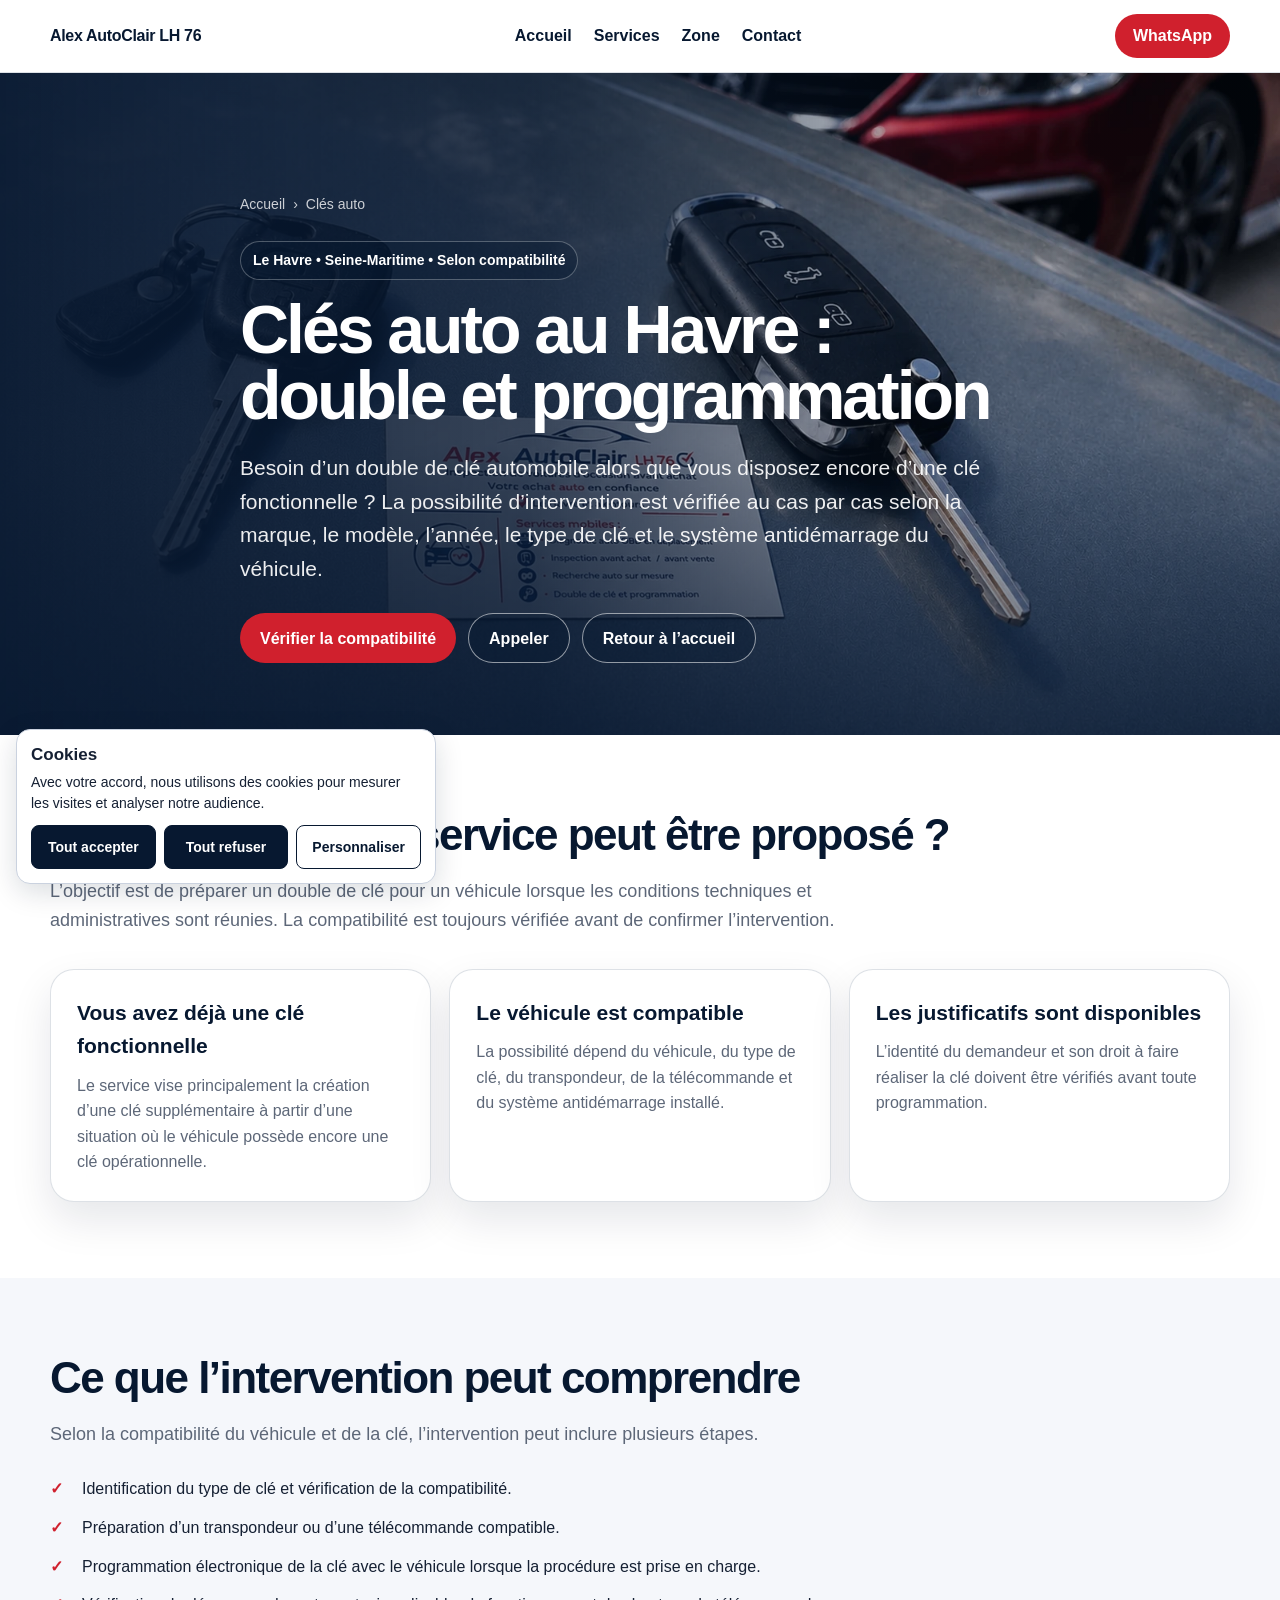
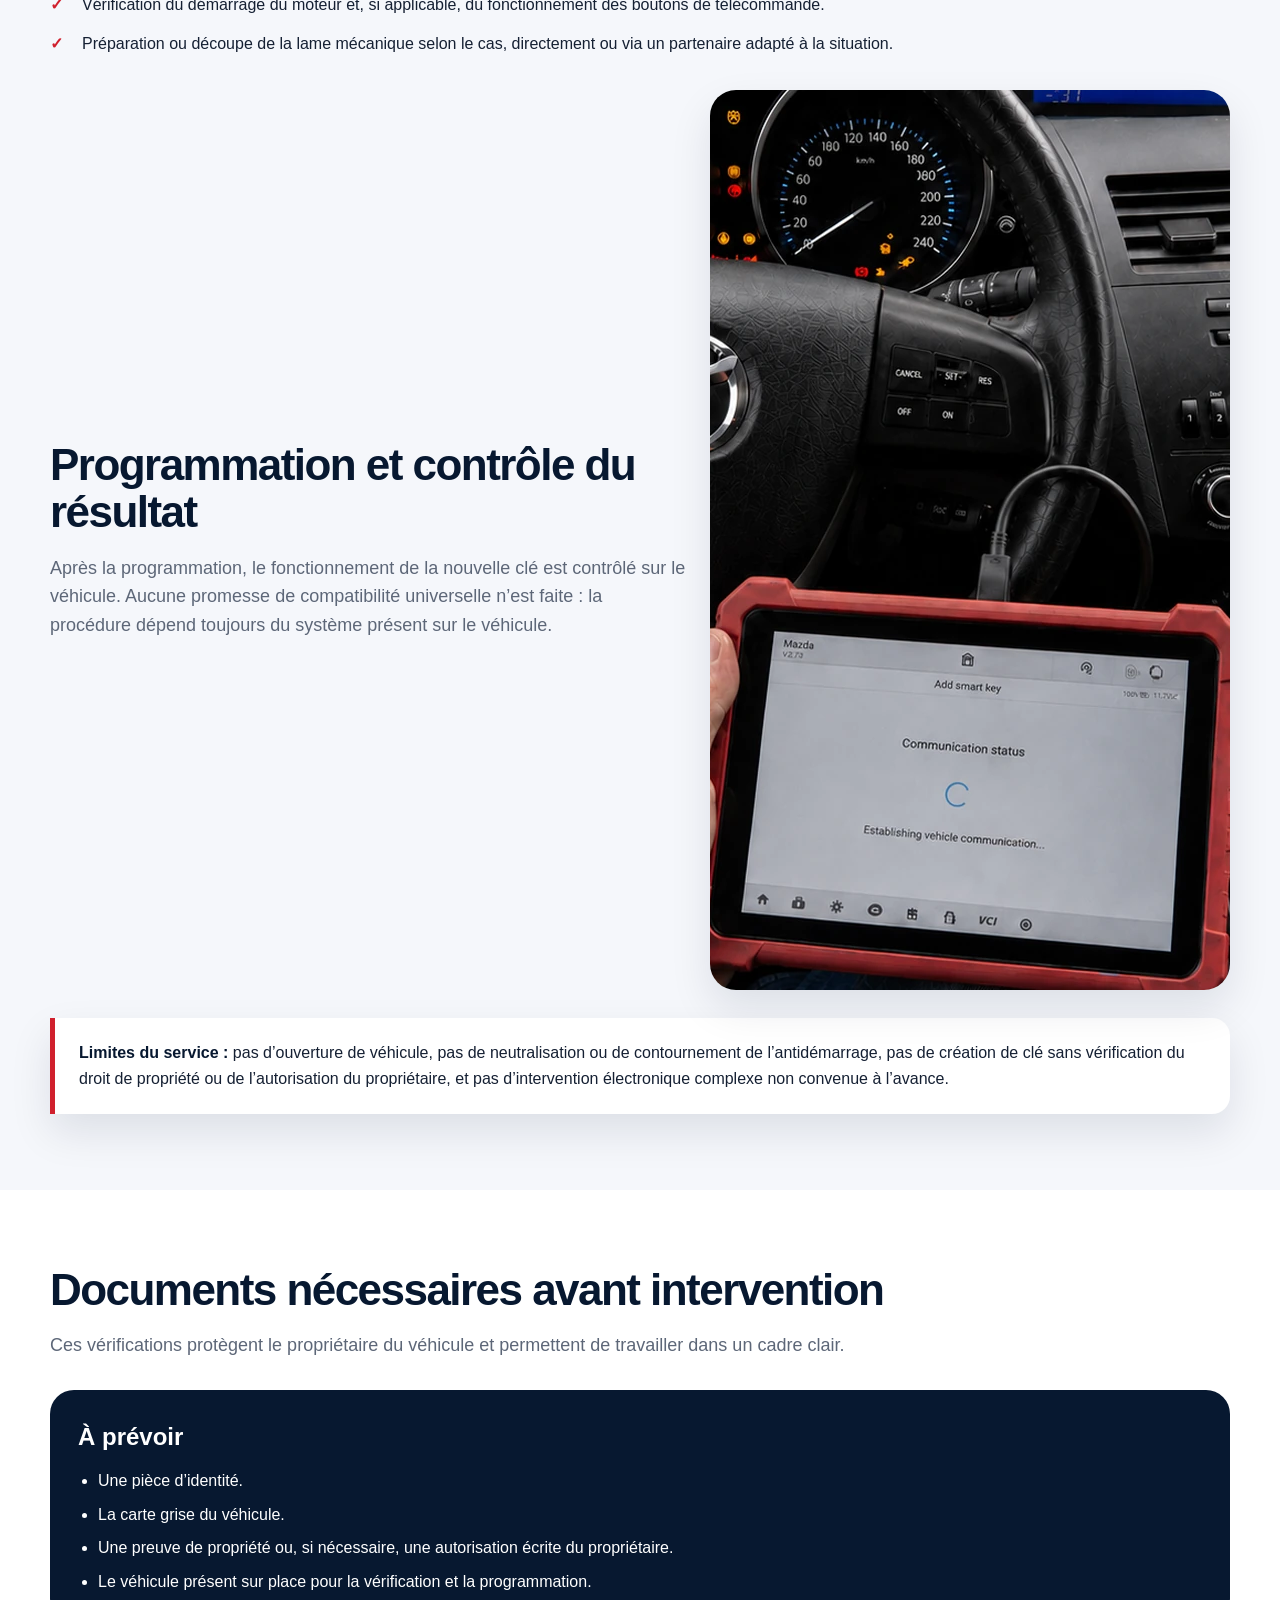
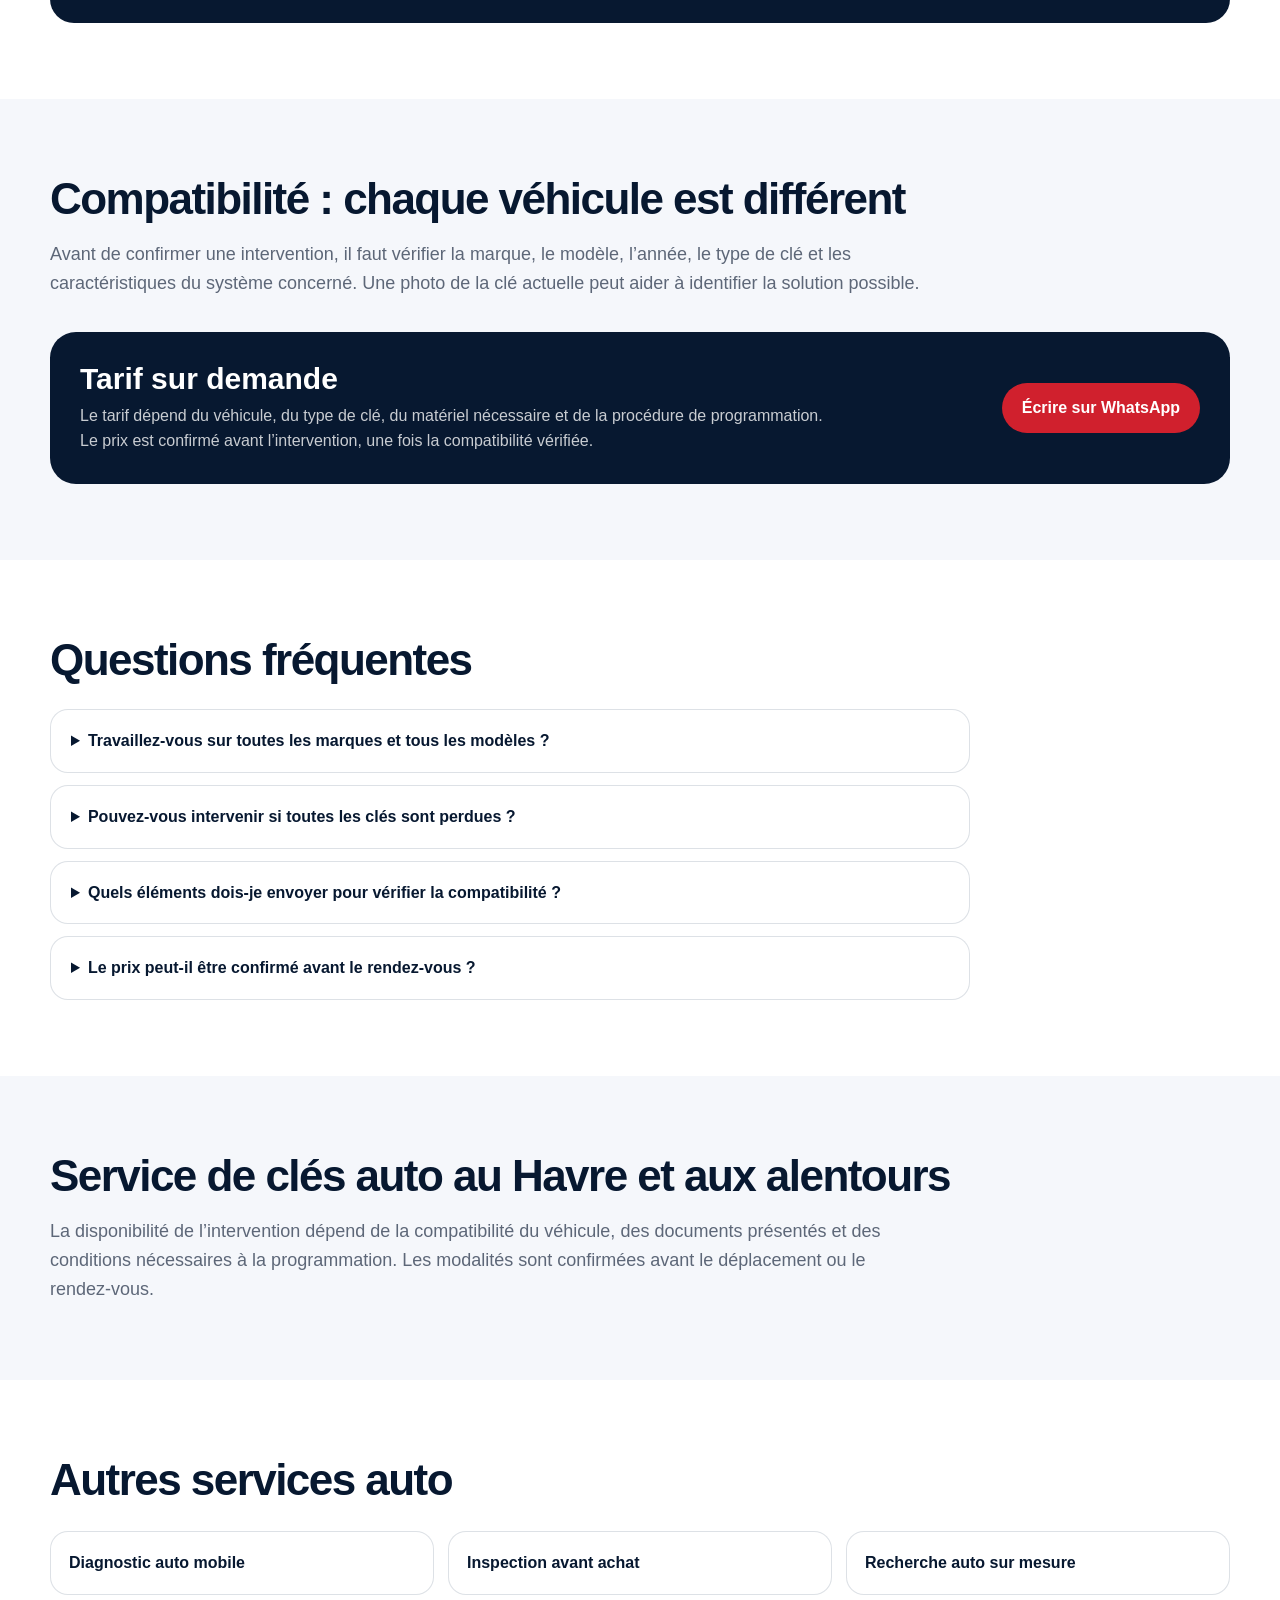
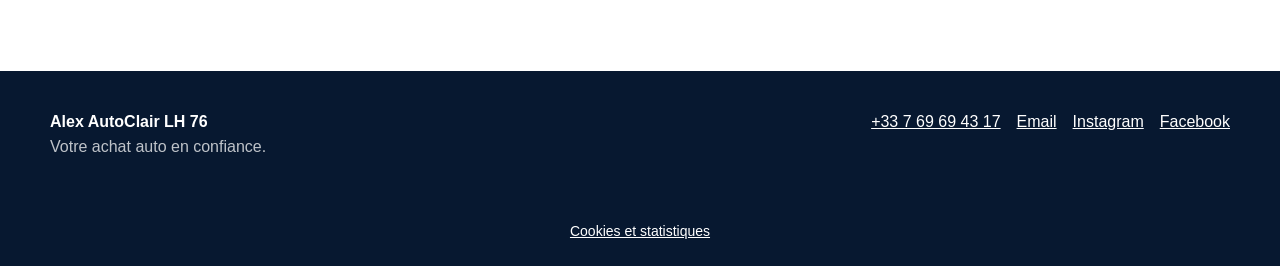
<file: cles-auto-le-havre/index.html>
<!doctype html>
<html lang="fr">
<head>
  <link rel="stylesheet" href="/assets/css/analytics.css?v=20261022-compact" />
  <script defer src="/assets/js/analytics.js?v=20261022-compact"></script>
  <meta charset="utf-8" />
  <meta name="viewport" content="width=device-width, initial-scale=1" />

  <title>Clés auto au Havre : double et programmation | Alex AutoClair LH 76</title>
  <meta name="description" content="Double de clé auto et programmation au Havre selon compatibilité du véhicule et du système de clé. Vérification des documents avant intervention." />
  <meta name="robots" content="index,follow,max-image-preview:large" />
  <link rel="canonical" href="https://alexautoclair76.fr/cles-auto-le-havre/" />
  <link rel="icon" href="/favicon.ico" sizes="any" />
  <link rel="icon" type="image/png" href="/assets/01-логотип/иконка-сайта.png" />
  <meta name="theme-color" content="#071830" />

  <meta property="og:type" content="website" />
  <meta property="og:locale" content="fr_FR" />
  <meta property="og:site_name" content="Alex AutoClair LH 76" />
  <meta property="og:title" content="Clés auto au Havre : double et programmation | Alex AutoClair LH 76" />
  <meta property="og:description" content="Double de clé automobile et programmation au Havre, selon compatibilité du véhicule, du système de clé et des conditions d’intervention." />
  <meta property="og:url" content="https://alexautoclair76.fr/cles-auto-le-havre/" />
  <meta property="og:image" content="https://alexautoclair76.fr/assets/07-ключи/автоключи-капот-компьютер.webp" />
  <meta property="og:image:width" content="1600" />
  <meta property="og:image:height" content="900" />
  <meta property="og:image:alt" content="Double de clé automobile au Havre" />
  <meta name="twitter:card" content="summary_large_image" />

  <script type="application/ld+json">
  {
    "@context": "https://schema.org",
    "@graph": [
      {
        "@type": "Organization",
        "@id": "https://alexautoclair76.fr/#organization",
        "name": "Alex AutoClair LH 76",
        "url": "https://alexautoclair76.fr/",
        "logo": "https://alexautoclair76.fr/assets/01-логотип/иконка-сайта.png",
        "email": "mailto:alexautoclair76@outlook.com",
        "telephone": "+33769694317",
        "sameAs": [
          "https://www.instagram.com/alexautoclair76/",
          "https://www.facebook.com/share/1BaFCmBMC3/"
        ]
      },
      {
        "@type": "Service",
        "@id": "https://alexautoclair76.fr/cles-auto-le-havre/#service",
        "name": "Clés auto : double et programmation au Havre",
        "serviceType": "Double de clé automobile et programmation selon compatibilité",
        "url": "https://alexautoclair76.fr/cles-auto-le-havre/",
        "provider": { "@id": "https://alexautoclair76.fr/#organization" },
        "areaServed": [
          { "@type": "City", "name": "Le Havre" },
          { "@type": "AdministrativeArea", "name": "Seine-Maritime" }
        ]
      },
      {
        "@type": "BreadcrumbList",
        "itemListElement": [
          {
            "@type": "ListItem",
            "position": 1,
            "name": "Accueil",
            "item": "https://alexautoclair76.fr/"
          },
          {
            "@type": "ListItem",
            "position": 2,
            "name": "Clés auto au Havre",
            "item": "https://alexautoclair76.fr/cles-auto-le-havre/"
          }
        ]
      }
    ]
  }
  </script>

  <style>
    :root {
      --navy: #071830;
      --navy-2: #102b4d;
      --red: #d0202d;
      --text: #152033;
      --muted: #5d6778;
      --line: rgba(16, 43, 77, 0.14);
      --soft: #f5f7fb;
      --white: #ffffff;
      --shadow: 0 18px 42px rgba(7, 24, 48, 0.10);
    }

    * { box-sizing: border-box; }
    html { scroll-behavior: smooth; }
    body {
      margin: 0;
      font-family: Arial, Helvetica, sans-serif;
      color: var(--text);
      background: var(--white);
      line-height: 1.6;
    }
    img { display: block; max-width: 100%; }
    a { color: inherit; }
    .wrap { width: min(1180px, calc(100% - 40px)); margin: 0 auto; }

    .skip-link {
      position: absolute;
      left: -9999px;
      top: 0;
      z-index: 9999;
      padding: 10px 14px;
      background: #fff;
      color: #000;
    }
    .skip-link:focus { left: 10px; top: 10px; }

    .site-header {
      position: sticky;
      top: 0;
      z-index: 50;
      background: rgba(255,255,255,0.96);
      border-bottom: 1px solid var(--line);
      backdrop-filter: blur(10px);
    }
    .header-inner {
      min-height: 72px;
      display: flex;
      align-items: center;
      justify-content: space-between;
      gap: 24px;
    }
    .brand {
      text-decoration: none;
      font-weight: 900;
      color: var(--navy);
      letter-spacing: -0.02em;
      white-space: nowrap;
    }
    .main-nav { display: flex; align-items: center; gap: 22px; }
    .main-nav a {
      text-decoration: none;
      font-weight: 700;
      color: var(--navy);
    }
    .main-nav a:hover, .main-nav a:focus-visible { color: var(--red); }

    .header-cta {
      text-decoration: none;
      display: inline-flex;
      align-items: center;
      justify-content: center;
      min-height: 44px;
      padding: 0 18px;
      border-radius: 999px;
      background: var(--red);
      color: #fff;
      font-weight: 900;
    }

    .hero {
      position: relative;
      min-height: 620px;
      display: grid;
      align-items: end;
      overflow: hidden;
      background: var(--navy);
      color: #fff;
    }
    .hero picture, .hero picture img {
      position: absolute;
      inset: 0;
      width: 100%;
      height: 100%;
    }
    .hero img { object-fit: cover; object-position: center; }
    .hero::after {
      content: "";
      position: absolute;
      inset: 0;
      background:
        linear-gradient(90deg, rgba(7,24,48,0.96) 0%, rgba(7,24,48,0.78) 42%, rgba(7,24,48,0.20) 78%),
        linear-gradient(0deg, rgba(7,24,48,0.70) 0%, rgba(7,24,48,0) 44%);
    }
    .hero-content {
      position: relative;
      z-index: 2;
      padding: 120px 0 72px;
      max-width: 800px;
    }
    .breadcrumbs {
      display: flex;
      flex-wrap: wrap;
      gap: 8px;
      margin-bottom: 26px;
      font-size: 14px;
      color: rgba(255,255,255,0.78);
    }
    .breadcrumbs a { text-decoration: none; }

    .eyebrow {
      display: inline-flex;
      padding: 7px 12px;
      border: 1px solid rgba(255,255,255,0.28);
      border-radius: 999px;
      font-weight: 800;
      font-size: 14px;
      margin-bottom: 16px;
      background: rgba(7,24,48,0.38);
    }
    h1 {
      margin: 0;
      font-size: clamp(40px, 6vw, 68px);
      line-height: 0.98;
      letter-spacing: -0.045em;
      max-width: 800px;
    }
    .hero p {
      max-width: 760px;
      margin: 22px 0 0;
      font-size: clamp(18px, 2vw, 21px);
      color: rgba(255,255,255,0.92);
    }
    .hero-actions {
      display: flex;
      flex-wrap: wrap;
      gap: 12px;
      align-items: center;
      margin-top: 28px;
    }
    .btn-primary, .btn-secondary {
      display: inline-flex;
      align-items: center;
      justify-content: center;
      min-height: 50px;
      padding: 0 20px;
      border-radius: 999px;
      text-decoration: none;
      font-weight: 900;
    }
    .btn-primary { background: var(--red); color: #fff; }
    .btn-secondary { border: 1px solid rgba(255,255,255,0.55); color: #fff; background: rgba(7,24,48,0.34); }

    .section { padding: 76px 0; }
    .section.soft { background: var(--soft); }
    .section h2 {
      margin: 0 0 18px;
      color: var(--navy);
      font-size: clamp(30px, 4vw, 44px);
      line-height: 1.08;
      letter-spacing: -0.035em;
    }
    .lead {
      max-width: 880px;
      margin: 0;
      color: var(--muted);
      font-size: 18px;
    }

    .grid-3 {
      display: grid;
      grid-template-columns: repeat(3, minmax(0, 1fr));
      gap: 18px;
      margin-top: 34px;
    }
    .card {
      padding: 26px;
      border: 1px solid var(--line);
      border-radius: 24px;
      background: #fff;
      box-shadow: var(--shadow);
    }
    .card h3 { margin: 0 0 10px; color: var(--navy); font-size: 21px; }
    .card p { margin: 0; color: var(--muted); }

    .check-list {
      list-style: none;
      padding: 0;
      margin: 28px 0 0;
      display: grid;
      gap: 13px;
      max-width: 920px;
    }
    .check-list li {
      position: relative;
      padding-left: 32px;
    }
    .check-list li::before {
      content: "✓";
      position: absolute;
      left: 0;
      top: 0;
      color: var(--red);
      font-weight: 900;
    }

    .visual-grid {
      display: grid;
      grid-template-columns: 1.1fr 0.9fr;
      gap: 24px;
      align-items: center;
      margin-top: 34px;
    }
    .visual-grid picture, .visual-grid img {
      width: 100%;
    }
    .visual-grid img {
      border-radius: 26px;
      box-shadow: var(--shadow);
      object-fit: cover;
    }

    .notice {
      margin-top: 28px;
      padding: 22px 24px;
      border-left: 5px solid var(--red);
      border-radius: 0 18px 18px 0;
      background: #fff;
      box-shadow: var(--shadow);
    }
    .notice strong { color: var(--navy); }

    .docs-box {
      margin-top: 30px;
      padding: 28px;
      border-radius: 24px;
      background: var(--navy);
      color: #fff;
    }
    .docs-box h3 { margin: 0 0 12px; font-size: 24px; }
    .docs-box ul { margin: 0; padding-left: 20px; }
    .docs-box li + li { margin-top: 8px; }

    .price-box {
      margin-top: 34px;
      display: flex;
      align-items: center;
      justify-content: space-between;
      gap: 24px;
      padding: 30px;
      border-radius: 26px;
      background: var(--navy);
      color: #fff;
    }
    .price-box strong {
      display: block;
      font-size: 30px;
      line-height: 1.1;
    }
    .price-box p {
      margin: 8px 0 0;
      color: rgba(255,255,255,0.78);
      max-width: 760px;
    }

    .faq {
      margin-top: 26px;
      display: grid;
      gap: 12px;
      max-width: 920px;
    }
    details {
      border: 1px solid var(--line);
      border-radius: 18px;
      background: #fff;
      padding: 18px 20px;
    }
    summary {
      cursor: pointer;
      font-weight: 900;
      color: var(--navy);
    }
    details p { color: var(--muted); margin: 12px 0 0; }

    .other-services {
      display: grid;
      grid-template-columns: repeat(3, minmax(0, 1fr));
      gap: 14px;
      margin-top: 28px;
    }
    .service-link {
      text-decoration: none;
      font-weight: 900;
      color: var(--navy);
      padding: 18px;
      border: 1px solid var(--line);
      border-radius: 18px;
      background: #fff;
    }
    .service-link:hover, .service-link:focus-visible {
      border-color: var(--red);
      color: var(--red);
    }

    footer {
      background: var(--navy);
      color: #fff;
      padding: 38px 0;
    }
    .footer-grid {
      display: flex;
      justify-content: space-between;
      gap: 24px;
      align-items: flex-start;
      flex-wrap: wrap;
    }
    footer p { margin: 0; color: rgba(255,255,255,0.74); }
    .footer-links { display: flex; flex-wrap: wrap; gap: 16px; }
    .footer-links a { color: #fff; }

    @media (max-width: 860px) {
      .main-nav { display: none; }
      .grid-3, .other-services, .visual-grid { grid-template-columns: 1fr; }
      .hero { min-height: 700px; }
      .hero::after {
        background: linear-gradient(0deg, rgba(7,24,48,0.96) 0%, rgba(7,24,48,0.68) 56%, rgba(7,24,48,0.18) 100%);
      }
      .hero-content { padding: 180px 0 54px; }
      .price-box { align-items: flex-start; flex-direction: column; }
    }

    @media (max-width: 560px) {
      .wrap { width: min(100% - 28px, 1180px); }
      .site-header .header-cta { padding: 0 13px; font-size: 14px; }
      .brand { font-size: 14px; }
      .section { padding: 58px 0; }
    }
  </style>
</head>
<body>
  <a class="skip-link" href="#contenu">Aller au contenu</a>

  <header class="site-header">
    <div class="wrap header-inner">
      <a class="brand" href="/">Alex AutoClair LH 76</a>
      <nav class="main-nav" aria-label="Navigation principale">
        <a href="/">Accueil</a>
        <a href="/#services">Services</a>
        <a href="/#zone">Zone</a>
        <a href="/#contact">Contact</a>
      </nav>
      <a class="header-cta" href="https://wa.me/33769694317?text=Bonjour%2C%20je%20souhaite%20savoir%20si%20un%20double%20de%20cl%C3%A9%20et%20sa%20programmation%20sont%20possibles%20pour%20mon%20v%C3%A9hicule." rel="noopener">WhatsApp</a>
    </div>
  </header>

  <main id="contenu">
    <section class="hero">
      <picture>
        <source media="(max-width: 700px)" srcset="/assets/07-ключи/автоключи-капот-телефон.webp" />
        <img
          src="/assets/07-ключи/автоключи-капот-компьютер.webp"
          width="1600"
          height="900"
          alt="Double de clé automobile au Havre"
          fetchpriority="high"
          decoding="async"
        />
      </picture>

      <div class="wrap hero-content">
        <nav class="breadcrumbs" aria-label="Fil d’Ariane">
          <a href="/">Accueil</a><span aria-hidden="true">›</span><span>Clés auto</span>
        </nav>
        <span class="eyebrow">Le Havre • Seine-Maritime • Selon compatibilité</span>
        <h1>Clés auto au Havre : double et programmation</h1>
        <p>Besoin d’un double de clé automobile alors que vous disposez encore d’une clé fonctionnelle ? La possibilité d’intervention est vérifiée au cas par cas selon la marque, le modèle, l’année, le type de clé et le système antidémarrage du véhicule.</p>
        <div class="hero-actions">
          <a class="btn-primary" href="https://wa.me/33769694317?text=Bonjour%2C%20je%20souhaite%20v%C3%A9rifier%20la%20compatibilit%C3%A9%20pour%20un%20double%20de%20cl%C3%A9.%0A%0AMarque%20%3A%0AMod%C3%A8le%20%3A%0AAnn%C3%A9e%20%3A%0AJ%E2%80%99ai%20une%20cl%C3%A9%20fonctionnelle%20%3A%20oui%2Fnon%0AJe%20peux%20envoyer%20une%20photo%20de%20la%20cl%C3%A9%20%3A%20oui%2Fnon" rel="noopener">Vérifier la compatibilité</a>
          <a class="btn-secondary" href="tel:+33769694317">Appeler</a>
          <a class="btn-secondary" href="/">Retour à l’accueil</a>
        </div>
      </div>
    </section>

    <section class="section">
      <div class="wrap">
        <h2>Dans quels cas ce service peut être proposé ?</h2>
        <p class="lead">L’objectif est de préparer un double de clé pour un véhicule lorsque les conditions techniques et administratives sont réunies. La compatibilité est toujours vérifiée avant de confirmer l’intervention.</p>
        <div class="grid-3">
          <article class="card">
            <h3>Vous avez déjà une clé fonctionnelle</h3>
            <p>Le service vise principalement la création d’une clé supplémentaire à partir d’une situation où le véhicule possède encore une clé opérationnelle.</p>
          </article>
          <article class="card">
            <h3>Le véhicule est compatible</h3>
            <p>La possibilité dépend du véhicule, du type de clé, du transpondeur, de la télécommande et du système antidémarrage installé.</p>
          </article>
          <article class="card">
            <h3>Les justificatifs sont disponibles</h3>
            <p>L’identité du demandeur et son droit à faire réaliser la clé doivent être vérifiés avant toute programmation.</p>
          </article>
        </div>
      </div>
    </section>

    <section class="section soft">
      <div class="wrap">
        <h2>Ce que l’intervention peut comprendre</h2>
        <p class="lead">Selon la compatibilité du véhicule et de la clé, l’intervention peut inclure plusieurs étapes.</p>
        <ul class="check-list">
          <li>Identification du type de clé et vérification de la compatibilité.</li>
          <li>Préparation d’un transpondeur ou d’une télécommande compatible.</li>
          <li>Programmation électronique de la clé avec le véhicule lorsque la procédure est prise en charge.</li>
          <li>Vérification du démarrage du moteur et, si applicable, du fonctionnement des boutons de télécommande.</li>
          <li>Préparation ou découpe de la lame mécanique selon le cas, directement ou via un partenaire adapté à la situation.</li>
        </ul>

        <div class="visual-grid">
          <div>
            <h2>Programmation et contrôle du résultat</h2>
            <p class="lead">Après la programmation, le fonctionnement de la nouvelle clé est contrôlé sur le véhicule. Aucune promesse de compatibilité universelle n’est faite : la procédure dépend toujours du système présent sur le véhicule.</p>
          </div>
          <picture>
            <source media="(max-width: 700px)" srcset="/assets/07-ключи/автоключи-программирование-телефон.webp" />
            <img
              src="/assets/07-ключи/автоключи-программирование-компьютер.webp"
              width="1600"
              height="900"
              alt="Programmation d’une clé automobile dans le véhicule"
              loading="lazy"
              decoding="async"
            />
          </picture>
        </div>

        <div class="notice">
          <strong>Limites du service :</strong> pas d’ouverture de véhicule, pas de neutralisation ou de contournement de l’antidémarrage, pas de création de clé sans vérification du droit de propriété ou de l’autorisation du propriétaire, et pas d’intervention électronique complexe non convenue à l’avance.
        </div>
      </div>
    </section>

    <section class="section">
      <div class="wrap">
        <h2>Documents nécessaires avant intervention</h2>
        <p class="lead">Ces vérifications protègent le propriétaire du véhicule et permettent de travailler dans un cadre clair.</p>

        <div class="docs-box">
          <h3>À prévoir</h3>
          <ul>
            <li>Une pièce d’identité.</li>
            <li>La carte grise du véhicule.</li>
            <li>Une preuve de propriété ou, si nécessaire, une autorisation écrite du propriétaire.</li>
            <li>Le véhicule présent sur place pour la vérification et la programmation.</li>
          </ul>
        </div>
      </div>
    </section>

    <section class="section soft">
      <div class="wrap">
        <h2>Compatibilité : chaque véhicule est différent</h2>
        <p class="lead">Avant de confirmer une intervention, il faut vérifier la marque, le modèle, l’année, le type de clé et les caractéristiques du système concerné. Une photo de la clé actuelle peut aider à identifier la solution possible.</p>

        <div class="price-box">
          <div>
            <strong>Tarif sur demande</strong>
            <p>Le tarif dépend du véhicule, du type de clé, du matériel nécessaire et de la procédure de programmation. Le prix est confirmé avant l’intervention, une fois la compatibilité vérifiée.</p>
          </div>
          <a class="btn-primary" href="https://wa.me/33769694317?text=Bonjour%2C%20je%20souhaite%20v%C3%A9rifier%20la%20compatibilit%C3%A9%20pour%20un%20double%20de%20cl%C3%A9.%0A%0AMarque%20%3A%0AMod%C3%A8le%20%3A%0AAnn%C3%A9e%20%3A%0AJ%E2%80%99ai%20une%20cl%C3%A9%20fonctionnelle%20%3A%20oui%2Fnon%0AJe%20peux%20envoyer%20une%20photo%20de%20la%20cl%C3%A9%20%3A%20oui%2Fnon" rel="noopener">Écrire sur WhatsApp</a>
        </div>
      </div>
    </section>

    <section class="section">
      <div class="wrap">
        <h2>Questions fréquentes</h2>
        <div class="faq">
          <details>
            <summary>Travaillez-vous sur toutes les marques et tous les modèles ?</summary>
            <p>Non. La prise en charge dépend de la compatibilité technique du véhicule et du type de clé. La vérification est faite avant de confirmer le service.</p>
          </details>
          <details>
            <summary>Pouvez-vous intervenir si toutes les clés sont perdues ?</summary>
            <p>Ce service est actuellement destiné en priorité à la création d’un double lorsqu’une clé fonctionnelle est encore disponible. Les situations de perte totale ne sont pas proposées comme prestation standard.</p>
          </details>
          <details>
            <summary>Quels éléments dois-je envoyer pour vérifier la compatibilité ?</summary>
            <p>La marque, le modèle, l’année, l’information sur la présence d’une clé fonctionnelle et, si possible, une photo de la clé actuelle.</p>
          </details>
          <details>
            <summary>Le prix peut-il être confirmé avant le rendez-vous ?</summary>
            <p>Oui. Après vérification de la compatibilité et du type de clé nécessaire, le tarif est communiqué avant l’intervention.</p>
          </details>
        </div>
      </div>
    </section>

    <section class="section soft">
      <div class="wrap">
        <h2>Service de clés auto au Havre et aux alentours</h2>
        <p class="lead">La disponibilité de l’intervention dépend de la compatibilité du véhicule, des documents présentés et des conditions nécessaires à la programmation. Les modalités sont confirmées avant le déplacement ou le rendez-vous.</p>
      </div>
    </section>

    <section class="section">
      <div class="wrap">
        <h2>Autres services auto</h2>
        <div class="other-services">
          <a class="service-link" href="/diagnostic-auto-le-havre/">Diagnostic auto mobile</a>
          <a class="service-link" href="/inspection-auto-avant-achat-le-havre/">Inspection avant achat</a>
          <a class="service-link" href="/recherche-auto-sur-mesure-le-havre/">Recherche auto sur mesure</a>
        </div>
      </div>
    </section>
  </main>

  <footer>
    <div class="wrap footer-grid">
      <div>
        <strong>Alex AutoClair LH 76</strong>
        <p>Votre achat auto en confiance.</p>
      </div>
      <div class="footer-links">
        <a href="tel:+33769694317">+33 7 69 69 43 17</a>
        <a href="mailto:alexautoclair76@outlook.com">Email</a>
        <a href="https://www.instagram.com/alexautoclair76/" rel="noopener">Instagram</a>
        <a href="https://www.facebook.com/share/1BaFCmBMC3/" rel="noopener">Facebook</a>
      </div>
    </div>
  </footer>
</body>
</html>
</file>
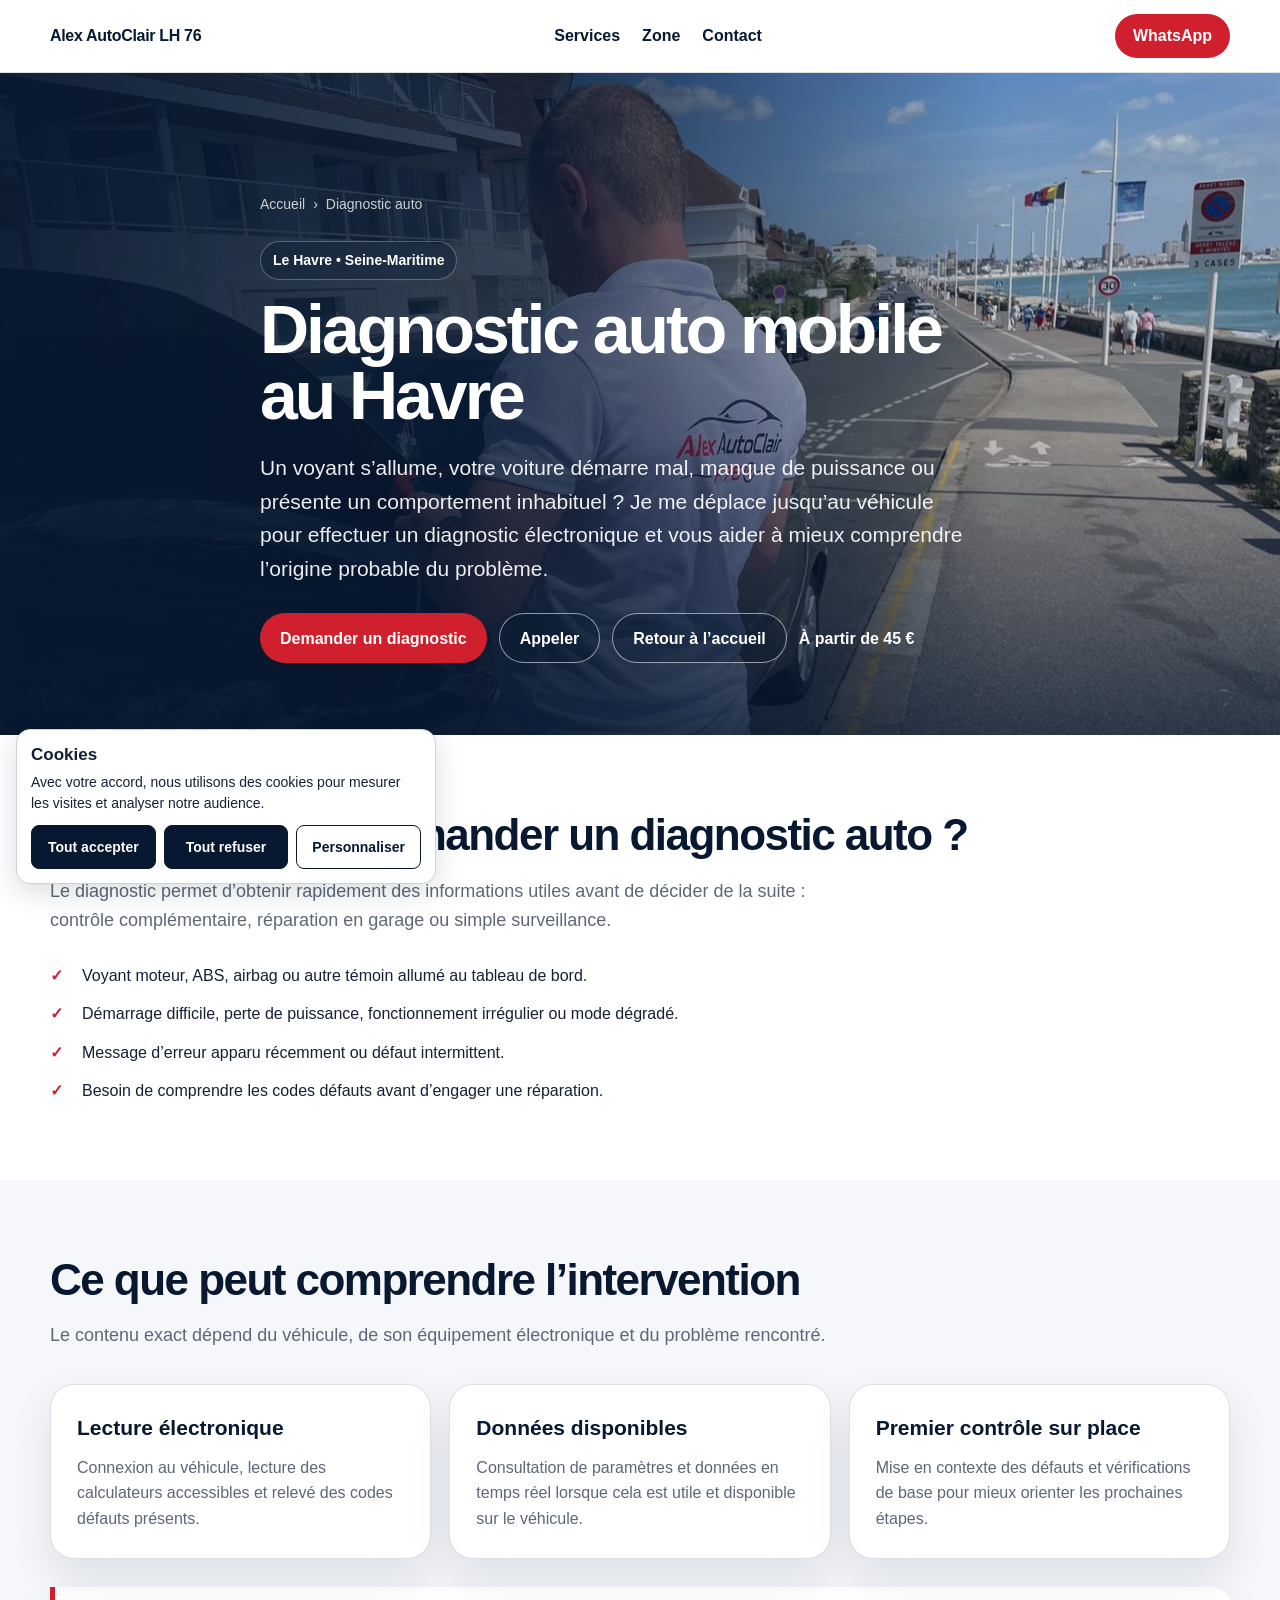
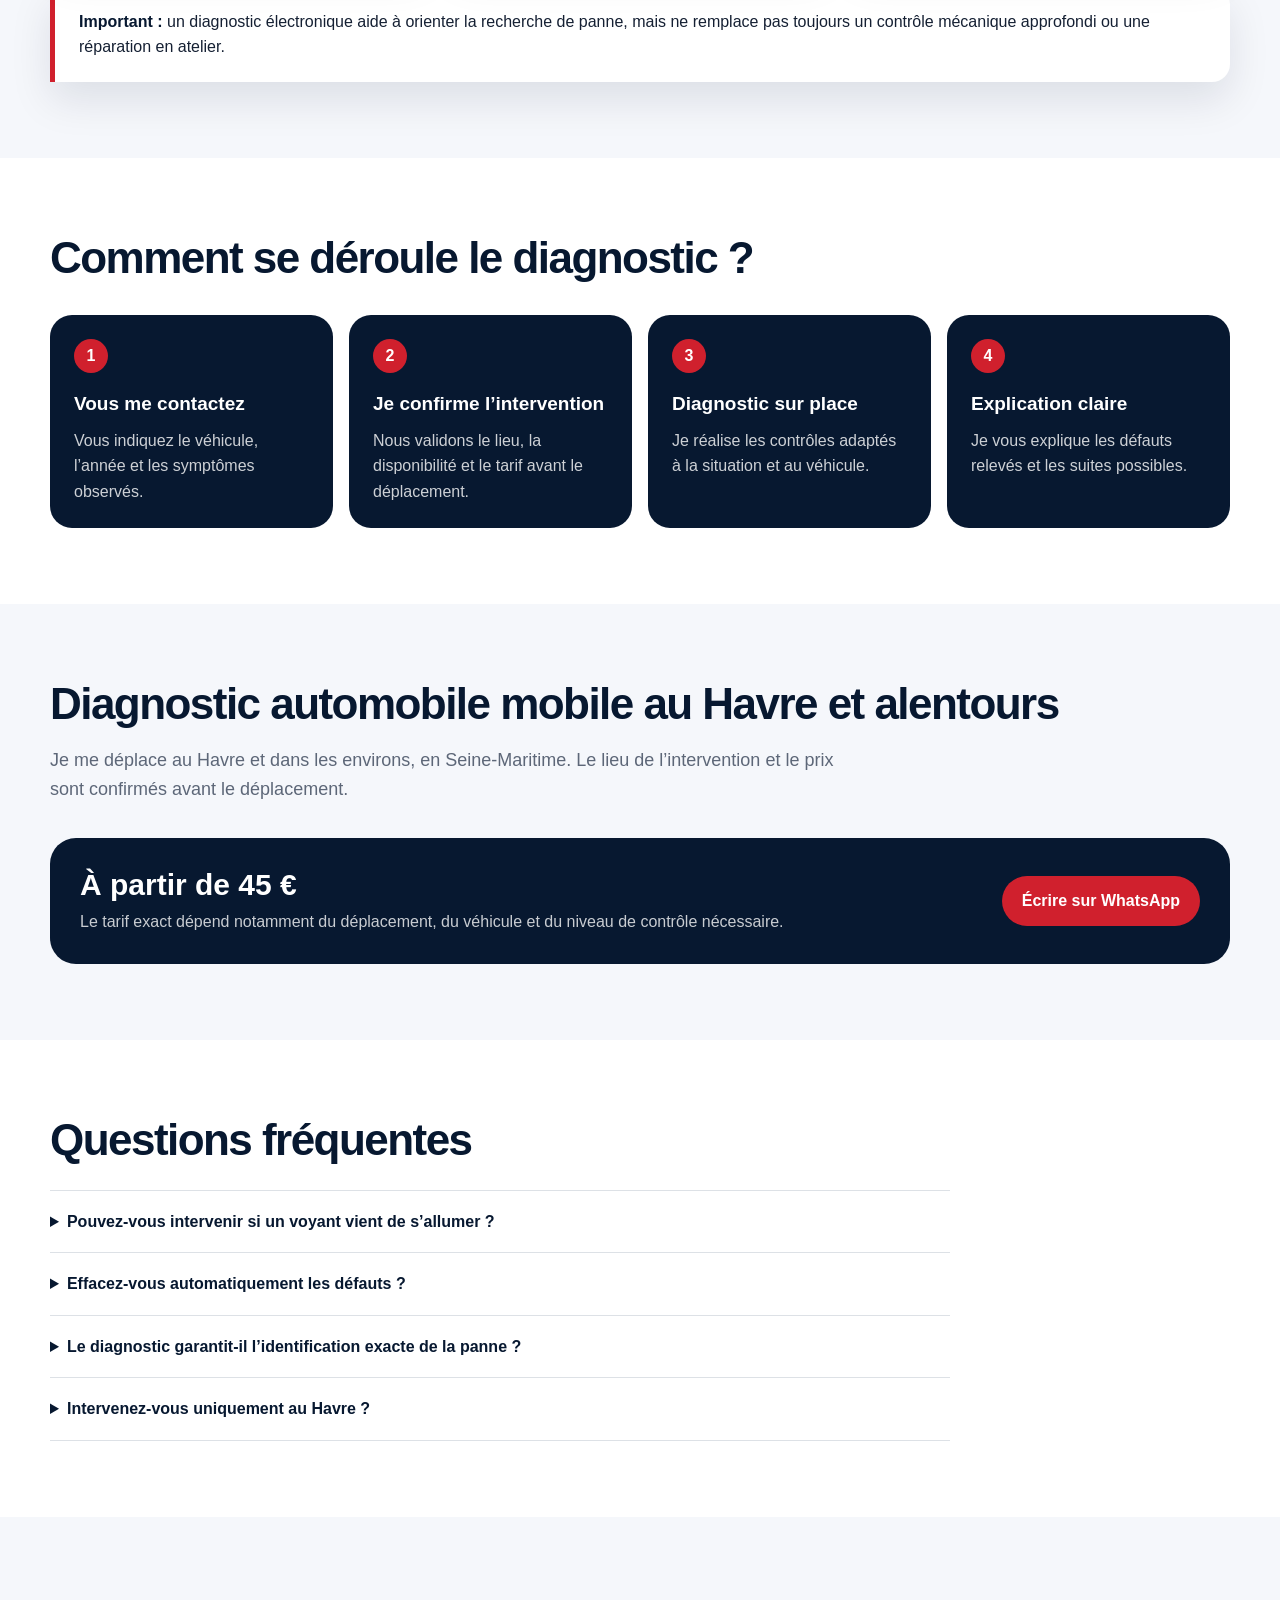
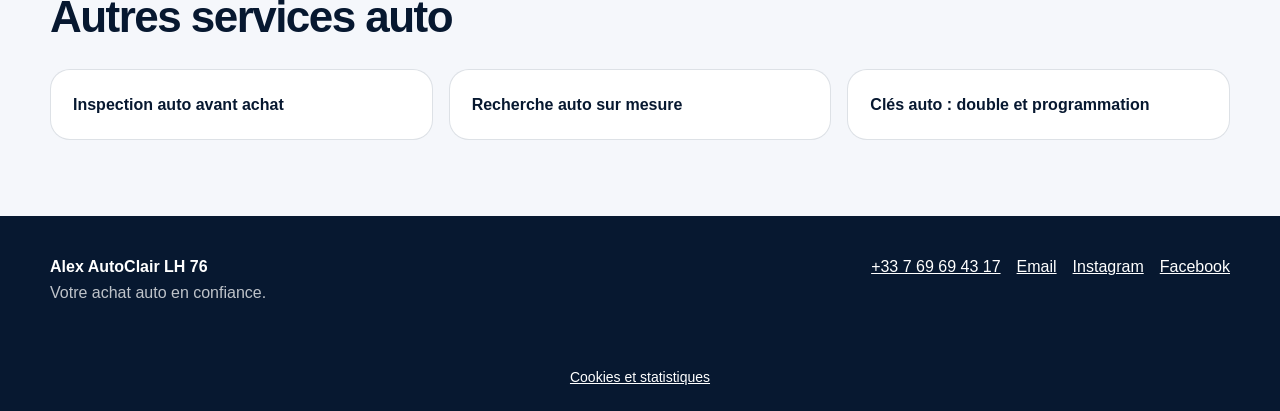
<file: diagnostic-auto-le-havre/index.html>
<!doctype html>
<html lang="fr">
<head>
  <link rel="stylesheet" href="/assets/css/analytics.css?v=20261022-compact" />
  <script defer src="/assets/js/analytics.js?v=20261022-compact"></script>
  <meta charset="utf-8" />
  <meta name="viewport" content="width=device-width, initial-scale=1" />

  <title>Diagnostic auto mobile au Havre | Alex AutoClair LH 76</title>
  <meta name="description" content="Diagnostic auto mobile au Havre et alentours : lecture des défauts, données disponibles et premier contrôle sur place. Intervention à partir de 45 €." />
  <meta name="robots" content="index,follow,max-image-preview:large" />
  <link rel="canonical" href="https://alexautoclair76.fr/diagnostic-auto-le-havre/" />
  <link rel="icon" href="/favicon.ico" sizes="any" />
  <link rel="icon" type="image/png" href="/assets/01-логотип/иконка-сайта.png" />
  <meta name="theme-color" content="#071830" />

  <meta property="og:type" content="website" />
  <meta property="og:locale" content="fr_FR" />
  <meta property="og:site_name" content="Alex AutoClair LH 76" />
  <meta property="og:title" content="Diagnostic auto mobile au Havre | Alex AutoClair LH 76" />
  <meta property="og:description" content="Diagnostic auto mobile au Havre : lecture des défauts, données disponibles et premier contrôle sur place. Intervention à partir de 45 €." />
  <meta property="og:url" content="https://alexautoclair76.fr/diagnostic-auto-le-havre/" />
  <meta property="og:image" content="https://alexautoclair76.fr/assets/04-диагностика/диагностика-компьютер.webp" />
  <meta property="og:image:width" content="1600" />
  <meta property="og:image:height" content="900" />
  <meta property="og:image:alt" content="Diagnostic automobile mobile au Havre" />
  <meta name="twitter:card" content="summary_large_image" />

  <script type="application/ld+json">
  {
    "@context": "https://schema.org",
    "@graph": [
      {
        "@type": "Organization",
        "@id": "https://alexautoclair76.fr/#organization",
        "name": "Alex AutoClair LH 76",
        "url": "https://alexautoclair76.fr/",
        "logo": "https://alexautoclair76.fr/assets/01-логотип/иконка-сайта.png",
        "email": "mailto:alexautoclair76@outlook.com",
        "telephone": "+33769694317",
        "sameAs": [
          "https://www.instagram.com/alexautoclair76/",
          "https://www.facebook.com/share/1BaFCmBMC3/"
        ]
      },
      {
        "@type": "Service",
        "@id": "https://alexautoclair76.fr/diagnostic-auto-le-havre/#service",
        "name": "Diagnostic auto mobile au Havre",
        "serviceType": "Diagnostic automobile mobile",
        "url": "https://alexautoclair76.fr/diagnostic-auto-le-havre/",
        "provider": { "@id": "https://alexautoclair76.fr/#organization" },
        "areaServed": [
          { "@type": "City", "name": "Le Havre" },
          { "@type": "AdministrativeArea", "name": "Seine-Maritime" }
        ]
      },
      {
        "@type": "BreadcrumbList",
        "itemListElement": [
          {
            "@type": "ListItem",
            "position": 1,
            "name": "Accueil",
            "item": "https://alexautoclair76.fr/"
          },
          {
            "@type": "ListItem",
            "position": 2,
            "name": "Diagnostic auto au Havre",
            "item": "https://alexautoclair76.fr/diagnostic-auto-le-havre/"
          }
        ]
      }
    ]
  }
  </script>

  <style>
    :root {
      --navy: #071830;
      --navy-2: #102b4d;
      --red: #d0202d;
      --text: #152033;
      --muted: #5d6778;
      --line: rgba(16, 43, 77, 0.14);
      --soft: #f5f7fb;
      --white: #ffffff;
      --shadow: 0 18px 42px rgba(7, 24, 48, 0.10);
    }

    * { box-sizing: border-box; }
    html { scroll-behavior: smooth; }
    body {
      margin: 0;
      font-family: Arial, Helvetica, sans-serif;
      color: var(--text);
      background: var(--white);
      line-height: 1.6;
    }
    img { display: block; max-width: 100%; }
    a { color: inherit; }
    .wrap { width: min(1180px, calc(100% - 40px)); margin: 0 auto; }
    .skip-link {
      position: absolute;
      left: -9999px;
      top: 0;
      z-index: 9999;
      padding: 10px 14px;
      background: #fff;
      color: #000;
    }
    .skip-link:focus { left: 10px; top: 10px; }

    .site-header {
      position: sticky;
      top: 0;
      z-index: 50;
      background: rgba(255,255,255,0.96);
      border-bottom: 1px solid var(--line);
      backdrop-filter: blur(10px);
    }
    .header-inner {
      min-height: 72px;
      display: flex;
      align-items: center;
      justify-content: space-between;
      gap: 24px;
    }
    .brand {
      text-decoration: none;
      font-weight: 900;
      color: var(--navy);
      letter-spacing: -0.02em;
      white-space: nowrap;
    }
    .main-nav { display: flex; align-items: center; gap: 22px; }
    .main-nav a {
      text-decoration: none;
      font-weight: 700;
      color: var(--navy);
    }
    .main-nav a:hover, .main-nav a:focus-visible { color: var(--red); }
    .header-cta {
      text-decoration: none;
      display: inline-flex;
      align-items: center;
      justify-content: center;
      min-height: 44px;
      padding: 0 18px;
      border-radius: 999px;
      background: var(--red);
      color: #fff;
      font-weight: 900;
    }

    .hero {
      position: relative;
      min-height: 620px;
      display: grid;
      align-items: end;
      overflow: hidden;
      background: var(--navy);
      color: #fff;
    }
    .hero picture, .hero picture img {
      position: absolute;
      inset: 0;
      width: 100%;
      height: 100%;
    }
    .hero img { object-fit: cover; object-position: center; }
    .hero::after {
      content: "";
      position: absolute;
      inset: 0;
      background:
        linear-gradient(90deg, rgba(7,24,48,0.96) 0%, rgba(7,24,48,0.78) 42%, rgba(7,24,48,0.20) 78%),
        linear-gradient(0deg, rgba(7,24,48,0.70) 0%, rgba(7,24,48,0) 44%);
    }
    .hero-content {
      position: relative;
      z-index: 2;
      padding: 120px 0 72px;
      max-width: 760px;
    }
    .breadcrumbs {
      display: flex;
      flex-wrap: wrap;
      gap: 8px;
      margin-bottom: 26px;
      font-size: 14px;
      color: rgba(255,255,255,0.78);
    }
    .breadcrumbs a { text-decoration: none; }
    .eyebrow {
      display: inline-flex;
      padding: 7px 12px;
      border: 1px solid rgba(255,255,255,0.28);
      border-radius: 999px;
      font-weight: 800;
      font-size: 14px;
      margin-bottom: 16px;
      background: rgba(7,24,48,0.38);
    }
    h1 {
      margin: 0;
      font-size: clamp(40px, 6vw, 68px);
      line-height: 0.98;
      letter-spacing: -0.045em;
      max-width: 760px;
    }
    .hero p {
      max-width: 720px;
      margin: 22px 0 0;
      font-size: clamp(18px, 2vw, 21px);
      color: rgba(255,255,255,0.92);
    }
    .hero-actions {
      display: flex;
      flex-wrap: wrap;
      gap: 12px;
      align-items: center;
      margin-top: 28px;
    }
    .btn-primary, .btn-secondary {
      display: inline-flex;
      align-items: center;
      justify-content: center;
      min-height: 50px;
      padding: 0 20px;
      border-radius: 999px;
      text-decoration: none;
      font-weight: 900;
    }
    .btn-primary { background: var(--red); color: #fff; }
    .btn-secondary { border: 1px solid rgba(255,255,255,0.55); color: #fff; background: rgba(7,24,48,0.34); }
    .price { font-weight: 900; color: #fff; }

    .section { padding: 76px 0; }
    .section.soft { background: var(--soft); }
    .section h2 {
      margin: 0 0 18px;
      color: var(--navy);
      font-size: clamp(30px, 4vw, 44px);
      line-height: 1.08;
      letter-spacing: -0.035em;
    }
    .lead { max-width: 820px; margin: 0; color: var(--muted); font-size: 18px; }

    .grid-3 {
      display: grid;
      grid-template-columns: repeat(3, minmax(0, 1fr));
      gap: 18px;
      margin-top: 34px;
    }
    .card {
      padding: 26px;
      border: 1px solid var(--line);
      border-radius: 24px;
      background: #fff;
      box-shadow: var(--shadow);
    }
    .card h3 { margin: 0 0 10px; color: var(--navy); font-size: 21px; }
    .card p { margin: 0; color: var(--muted); }
    .check-list {
      list-style: none;
      padding: 0;
      margin: 28px 0 0;
      display: grid;
      gap: 13px;
      max-width: 860px;
    }
    .check-list li {
      position: relative;
      padding-left: 32px;
    }
    .check-list li::before {
      content: "✓";
      position: absolute;
      left: 0;
      top: 0;
      color: var(--red);
      font-weight: 900;
    }

    .steps {
      counter-reset: step;
      display: grid;
      grid-template-columns: repeat(4, minmax(0, 1fr));
      gap: 16px;
      margin-top: 34px;
    }
    .step {
      counter-increment: step;
      padding: 24px;
      border-radius: 22px;
      background: var(--navy);
      color: #fff;
    }
    .step::before {
      content: counter(step);
      display: grid;
      place-items: center;
      width: 34px;
      height: 34px;
      border-radius: 50%;
      background: var(--red);
      font-weight: 900;
      margin-bottom: 16px;
    }
    .step h3 { margin: 0 0 8px; font-size: 19px; }
    .step p { margin: 0; color: rgba(255,255,255,0.80); }

    .notice {
      margin-top: 28px;
      padding: 22px 24px;
      border-left: 5px solid var(--red);
      border-radius: 0 18px 18px 0;
      background: #fff;
      box-shadow: var(--shadow);
    }
    .notice strong { color: var(--navy); }

    .price-box {
      margin-top: 34px;
      display: flex;
      align-items: center;
      justify-content: space-between;
      gap: 24px;
      padding: 30px;
      border-radius: 26px;
      background: var(--navy);
      color: #fff;
    }
    .price-box strong { display: block; font-size: 30px; line-height: 1.1; }
    .price-box p { margin: 8px 0 0; color: rgba(255,255,255,0.78); }

    .faq { margin-top: 26px; max-width: 900px; }
    details {
      border-top: 1px solid var(--line);
      padding: 18px 0;
    }
    details:last-child { border-bottom: 1px solid var(--line); }
    summary { cursor: pointer; font-weight: 900; color: var(--navy); }
    details p { margin: 10px 0 0; color: var(--muted); }

    .other-services {
      display: grid;
      grid-template-columns: repeat(3, minmax(0, 1fr));
      gap: 16px;
      margin-top: 28px;
    }
    .service-link {
      display: block;
      padding: 22px;
      border: 1px solid var(--line);
      border-radius: 20px;
      text-decoration: none;
      font-weight: 900;
      color: var(--navy);
      background: #fff;
    }
    .service-link:hover, .service-link:focus-visible { border-color: var(--red); color: var(--red); }

    footer {
      background: var(--navy);
      color: #fff;
      padding: 38px 0;
    }
    .footer-grid {
      display: flex;
      justify-content: space-between;
      gap: 24px;
      align-items: flex-start;
      flex-wrap: wrap;
    }
    footer p { margin: 0; color: rgba(255,255,255,0.74); }
    .footer-links { display: flex; flex-wrap: wrap; gap: 16px; }
    .footer-links a { color: #fff; }

    @media (max-width: 860px) {
      .main-nav { display: none; }
      .grid-3, .steps, .other-services { grid-template-columns: 1fr; }
      .hero { min-height: 680px; }
      .hero::after {
        background: linear-gradient(0deg, rgba(7,24,48,0.96) 0%, rgba(7,24,48,0.68) 56%, rgba(7,24,48,0.18) 100%);
      }
      .hero img { object-position: center; }
      .hero-content { padding: 180px 0 54px; }
      .price-box { align-items: flex-start; flex-direction: column; }
    }

    @media (max-width: 560px) {
      .wrap { width: min(100% - 28px, 1180px); }
      .site-header .header-cta { padding: 0 13px; font-size: 14px; }
      .brand { font-size: 14px; }
      .section { padding: 58px 0; }
    }
  </style>
</head>
<body>
  <a class="skip-link" href="#contenu">Aller au contenu</a>

  <header class="site-header">
    <div class="wrap header-inner">
      <a class="brand" href="/">Alex AutoClair LH 76</a>
      <nav class="main-nav" aria-label="Navigation principale">
        <a href="/#services">Services</a>
        <a href="/#zone">Zone</a>
        <a href="/#contact">Contact</a>
      </nav>
      <a class="header-cta" href="https://wa.me/33769694317?text=Bonjour%2C%20je%20souhaite%20un%20diagnostic%20auto%20au%20Havre." rel="noopener">WhatsApp</a>
    </div>
  </header>

  <main id="contenu">
    <section class="hero">
      <picture>
        <source media="(max-width: 700px)" srcset="/assets/04-диагностика/диагностика-телефон.webp" />
        <img
          src="/assets/04-диагностика/диагностика-компьютер.webp"
          width="1600"
          height="900"
          alt="Diagnostic automobile mobile au Havre"
          fetchpriority="high"
          decoding="async"
        />
      </picture>

      <div class="wrap hero-content">
        <nav class="breadcrumbs" aria-label="Fil d’Ariane">
          <a href="/">Accueil</a><span aria-hidden="true">›</span><span>Diagnostic auto</span>
        </nav>
        <span class="eyebrow">Le Havre • Seine-Maritime</span>
        <h1>Diagnostic auto mobile au Havre</h1>
        <p>Un voyant s’allume, votre voiture démarre mal, manque de puissance ou présente un comportement inhabituel ? Je me déplace jusqu’au véhicule pour effectuer un diagnostic électronique et vous aider à mieux comprendre l’origine probable du problème.</p>
        <div class="hero-actions">
          <a class="btn-primary" href="https://wa.me/33769694317?text=Bonjour%2C%20je%20souhaite%20un%20diagnostic%20auto%20au%20Havre." rel="noopener">Demander un diagnostic</a>
          <a class="btn-secondary" href="tel:+33769694317">Appeler</a>
          <a class="btn-secondary" href="/">Retour à l’accueil</a>
          <span class="price">À partir de 45 €</span>
        </div>
      </div>
    </section>

    <section class="section">
      <div class="wrap">
        <h2>Dans quels cas demander un diagnostic auto ?</h2>
        <p class="lead">Le diagnostic permet d’obtenir rapidement des informations utiles avant de décider de la suite : contrôle complémentaire, réparation en garage ou simple surveillance.</p>
        <ul class="check-list">
          <li>Voyant moteur, ABS, airbag ou autre témoin allumé au tableau de bord.</li>
          <li>Démarrage difficile, perte de puissance, fonctionnement irrégulier ou mode dégradé.</li>
          <li>Message d’erreur apparu récemment ou défaut intermittent.</li>
          <li>Besoin de comprendre les codes défauts avant d’engager une réparation.</li>
        </ul>
      </div>
    </section>

    <section class="section soft">
      <div class="wrap">
        <h2>Ce que peut comprendre l’intervention</h2>
        <p class="lead">Le contenu exact dépend du véhicule, de son équipement électronique et du problème rencontré.</p>
        <div class="grid-3">
          <article class="card">
            <h3>Lecture électronique</h3>
            <p>Connexion au véhicule, lecture des calculateurs accessibles et relevé des codes défauts présents.</p>
          </article>
          <article class="card">
            <h3>Données disponibles</h3>
            <p>Consultation de paramètres et données en temps réel lorsque cela est utile et disponible sur le véhicule.</p>
          </article>
          <article class="card">
            <h3>Premier contrôle sur place</h3>
            <p>Mise en contexte des défauts et vérifications de base pour mieux orienter les prochaines étapes.</p>
          </article>
        </div>
        <div class="notice">
          <strong>Important :</strong> un diagnostic électronique aide à orienter la recherche de panne, mais ne remplace pas toujours un contrôle mécanique approfondi ou une réparation en atelier.
        </div>
      </div>
    </section>

    <section class="section">
      <div class="wrap">
        <h2>Comment se déroule le diagnostic ?</h2>
        <div class="steps">
          <article class="step"><h3>Vous me contactez</h3><p>Vous indiquez le véhicule, l’année et les symptômes observés.</p></article>
          <article class="step"><h3>Je confirme l’intervention</h3><p>Nous validons le lieu, la disponibilité et le tarif avant le déplacement.</p></article>
          <article class="step"><h3>Diagnostic sur place</h3><p>Je réalise les contrôles adaptés à la situation et au véhicule.</p></article>
          <article class="step"><h3>Explication claire</h3><p>Je vous explique les défauts relevés et les suites possibles.</p></article>
        </div>
      </div>
    </section>

    <section class="section soft">
      <div class="wrap">
        <h2>Diagnostic automobile mobile au Havre et alentours</h2>
        <p class="lead">Je me déplace au Havre et dans les environs, en Seine-Maritime. Le lieu de l’intervention et le prix sont confirmés avant le déplacement.</p>
        <div class="price-box">
          <div>
            <strong>À partir de 45 €</strong>
            <p>Le tarif exact dépend notamment du déplacement, du véhicule et du niveau de contrôle nécessaire.</p>
          </div>
          <a class="btn-primary" href="https://wa.me/33769694317?text=Bonjour%2C%20je%20souhaite%20un%20diagnostic%20auto.%0AMod%C3%A8le%20du%20v%C3%A9hicule%20%3A%0AAnn%C3%A9e%20%3A%0ASympt%C3%B4me%20ou%20voyant%20%3A" rel="noopener">Écrire sur WhatsApp</a>
        </div>
      </div>
    </section>

    <section class="section">
      <div class="wrap">
        <h2>Questions fréquentes</h2>
        <div class="faq">
          <details>
            <summary>Pouvez-vous intervenir si un voyant vient de s’allumer ?</summary>
            <p>Oui. Le diagnostic peut permettre d’identifier les codes défauts enregistrés et de mieux comprendre la situation avant de décider de la suite.</p>
          </details>
          <details>
            <summary>Effacez-vous automatiquement les défauts ?</summary>
            <p>Non. La lecture et l’analyse sont prioritaires. Un effacement n’est pas automatique et n’est envisagé que lorsqu’il est pertinent et convenu.</p>
          </details>
          <details>
            <summary>Le diagnostic garantit-il l’identification exacte de la panne ?</summary>
            <p>Non. Un code défaut est un indice technique. Certaines pannes nécessitent des contrôles mécaniques, électriques ou des mesures complémentaires.</p>
          </details>
          <details>
            <summary>Intervenez-vous uniquement au Havre ?</summary>
            <p>Je me déplace au Havre et dans les alentours. Envoyez votre localisation par WhatsApp pour confirmer la possibilité d’intervention et le tarif.</p>
          </details>
        </div>
      </div>
    </section>

    <section class="section soft">
      <div class="wrap">
        <h2>Autres services auto</h2>
        <div class="other-services">
          <a class="service-link" href="/inspection-auto-avant-achat-le-havre/">Inspection auto avant achat</a>
          <a class="service-link" href="/recherche-auto-sur-mesure-le-havre/">Recherche auto sur mesure</a>
          <a class="service-link" href="/cles-auto-le-havre/">Clés auto : double et programmation</a>
        </div>
      </div>
    </section>
  </main>

  <footer>
    <div class="wrap footer-grid">
      <div>
        <strong>Alex AutoClair LH 76</strong>
        <p>Votre achat auto en confiance.</p>
      </div>
      <div class="footer-links">
        <a href="tel:+33769694317">+33 7 69 69 43 17</a>
        <a href="mailto:alexautoclair76@outlook.com">Email</a>
        <a href="https://www.instagram.com/alexautoclair76/" rel="noopener">Instagram</a>
        <a href="https://www.facebook.com/share/1BaFCmBMC3/" rel="noopener">Facebook</a>
      </div>
    </div>
  </footer>
</body>
</html>
</file>
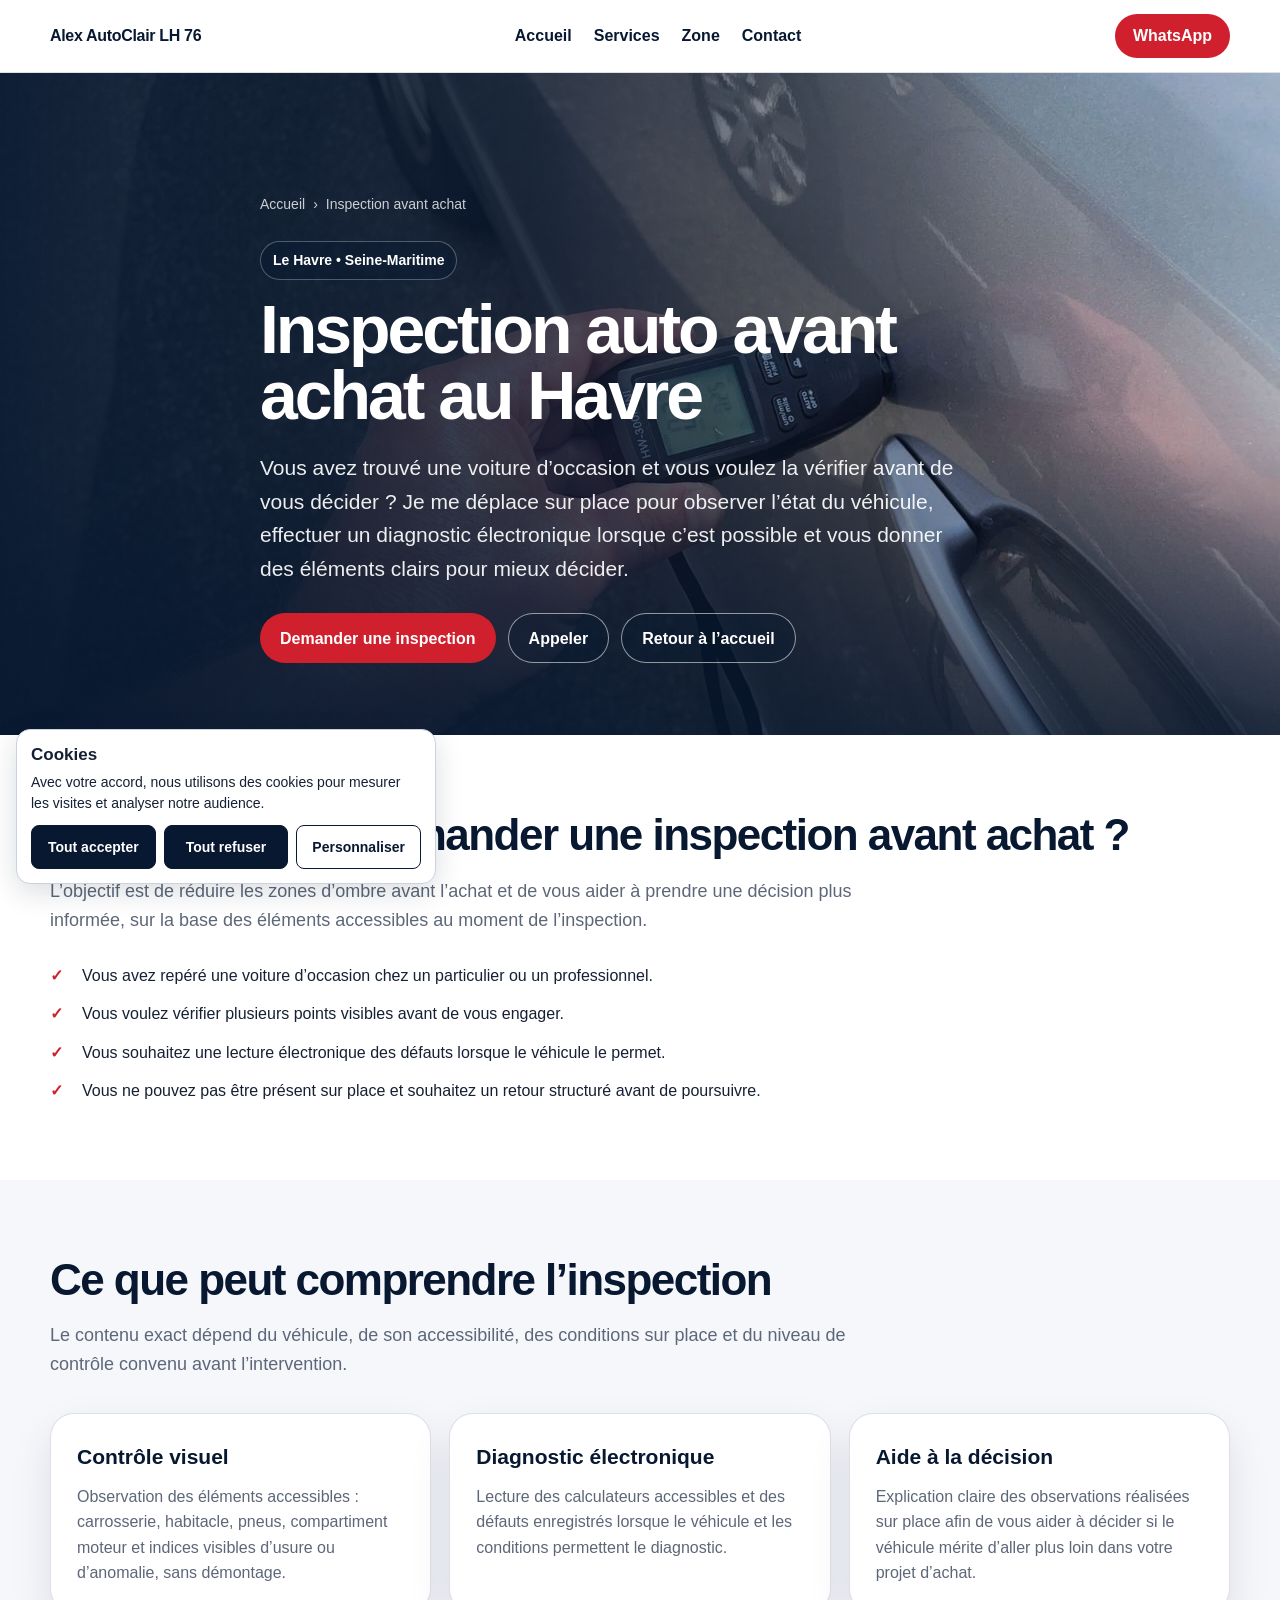
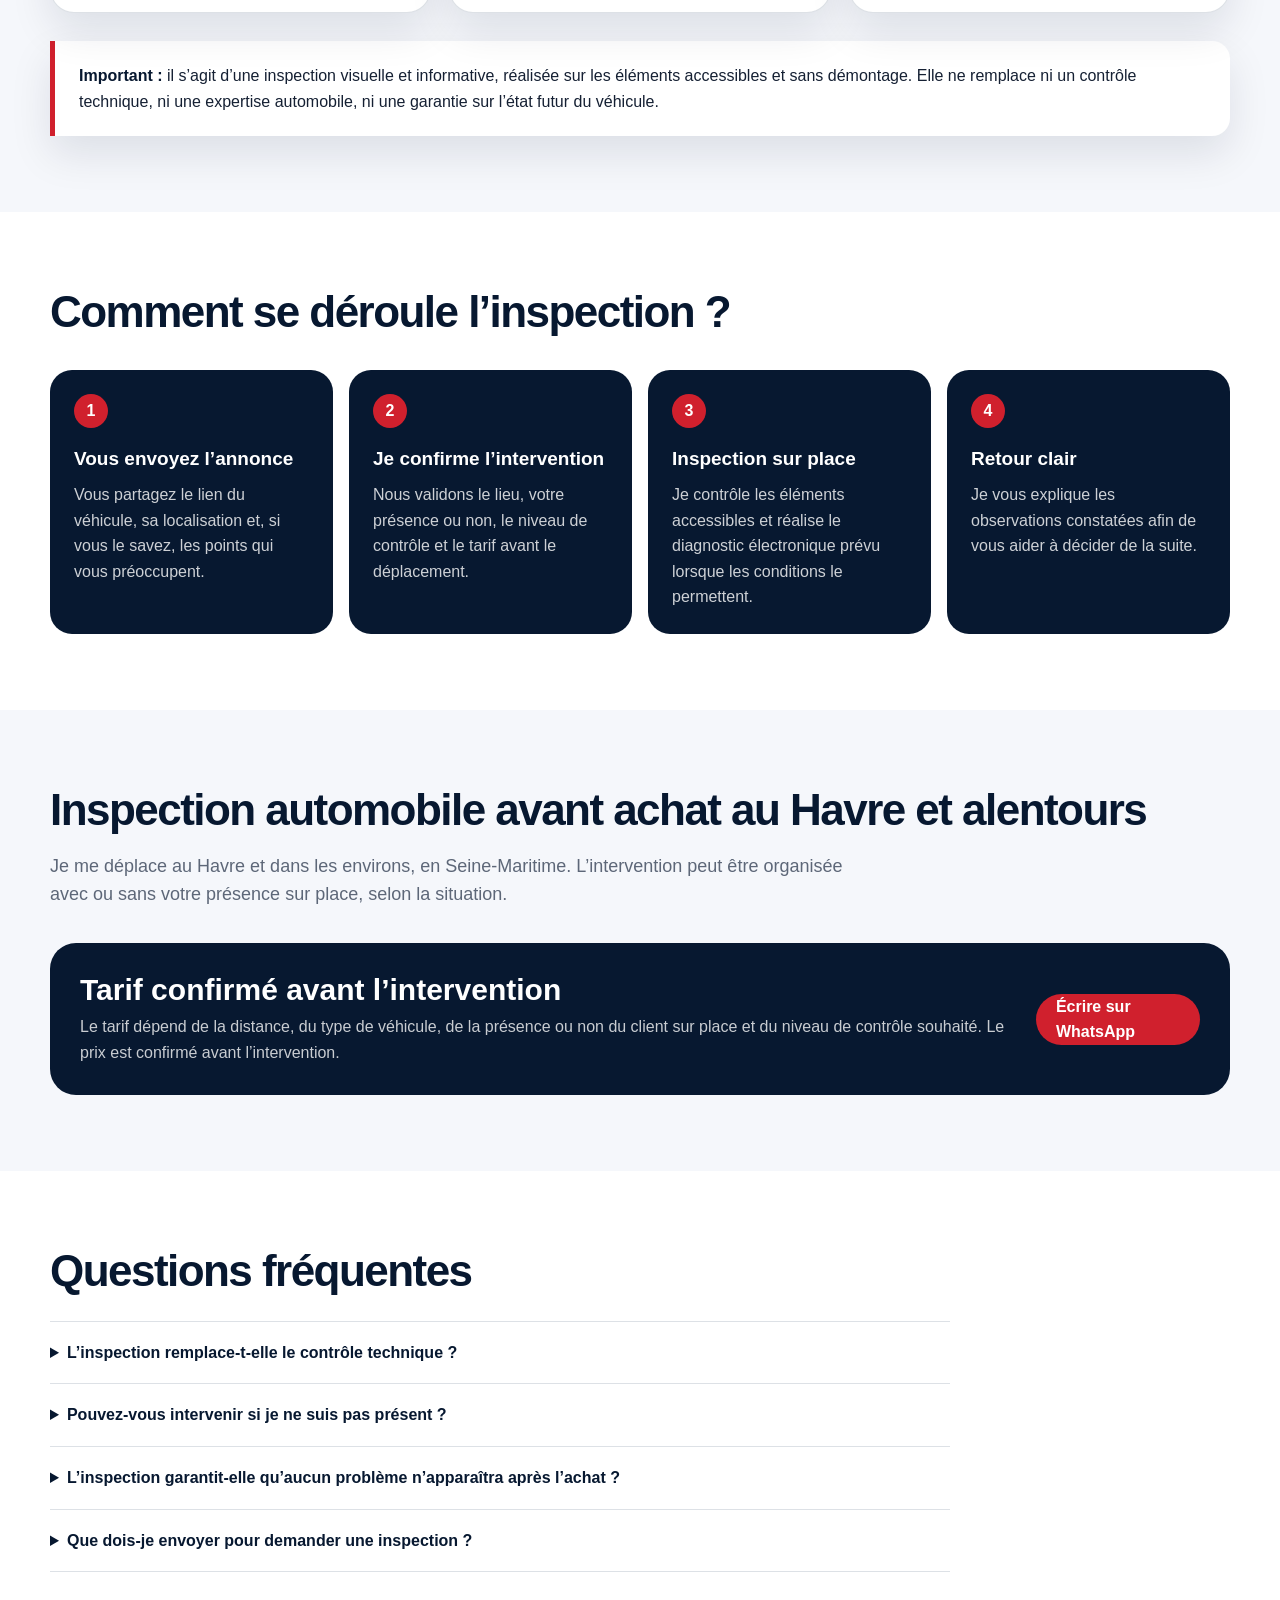
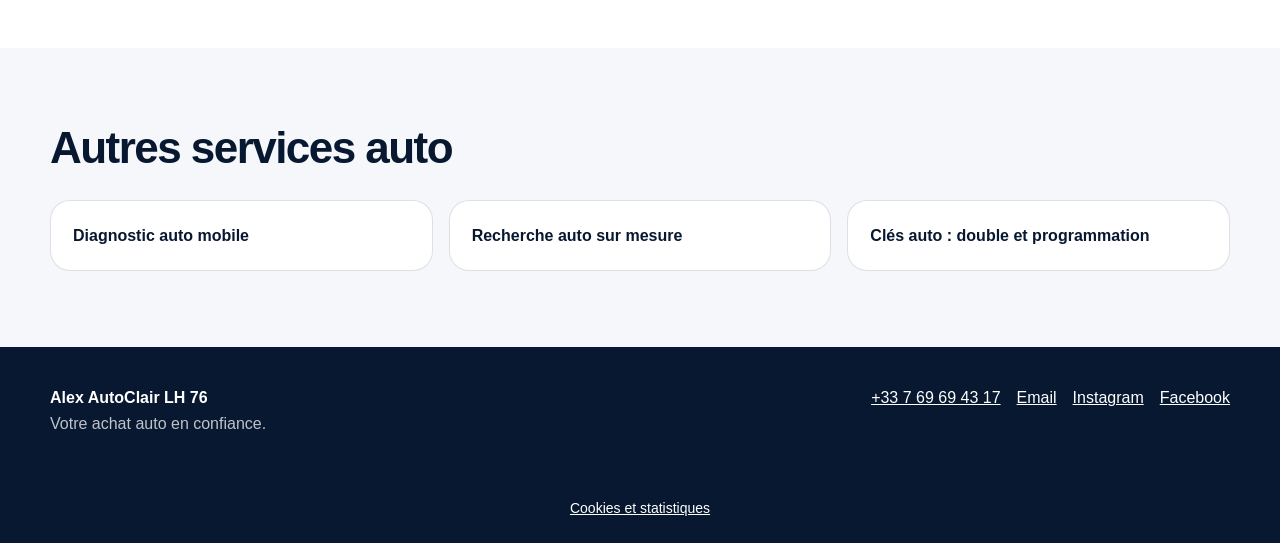
<file: inspection-auto-avant-achat-le-havre/index.html>
<!doctype html>
<html lang="fr">
<head>
  <link rel="stylesheet" href="/assets/css/analytics.css?v=20261022-compact" />
  <script defer src="/assets/js/analytics.js?v=20261022-compact"></script>
  <meta charset="utf-8" />
  <meta name="viewport" content="width=device-width, initial-scale=1" />

  <title>Inspection auto avant achat au Havre | Alex AutoClair LH 76</title>
  <meta name="description" content="Inspection auto avant achat au Havre et alentours : contrôle visuel, diagnostic électronique et aide claire à la décision avant d’acheter un véhicule d’occasion." />
  <meta name="robots" content="index,follow,max-image-preview:large" />
  <link rel="canonical" href="https://alexautoclair76.fr/inspection-auto-avant-achat-le-havre/" />
  <link rel="icon" href="/favicon.ico" sizes="any" />
  <link rel="icon" type="image/png" href="/assets/01-логотип/иконка-сайта.png" />
  <meta name="theme-color" content="#071830" />

  <meta property="og:type" content="website" />
  <meta property="og:locale" content="fr_FR" />
  <meta property="og:site_name" content="Alex AutoClair LH 76" />
  <meta property="og:title" content="Inspection auto avant achat au Havre | Alex AutoClair LH 76" />
  <meta property="og:description" content="Inspection auto avant achat au Havre : contrôle visuel, diagnostic électronique et aide à la décision avant l’achat d’un véhicule d’occasion." />
  <meta property="og:url" content="https://alexautoclair76.fr/inspection-auto-avant-achat-le-havre/" />
  <meta property="og:image" content="https://alexautoclair76.fr/assets/05-проверка-перед-покупкой/проверка-компьютер.webp" />
  <meta property="og:image:width" content="1600" />
  <meta property="og:image:height" content="900" />
  <meta property="og:image:alt" content="Inspection automobile avant achat au Havre" />
  <meta name="twitter:card" content="summary_large_image" />

  <script type="application/ld+json">
  {
    "@context": "https://schema.org",
    "@graph": [
      {
        "@type": "Organization",
        "@id": "https://alexautoclair76.fr/#organization",
        "name": "Alex AutoClair LH 76",
        "url": "https://alexautoclair76.fr/",
        "logo": "https://alexautoclair76.fr/assets/01-логотип/иконка-сайта.png",
        "email": "mailto:alexautoclair76@outlook.com",
        "telephone": "+33769694317",
        "sameAs": [
          "https://www.instagram.com/alexautoclair76/",
          "https://www.facebook.com/share/1BaFCmBMC3/"
        ]
      },
      {
        "@type": "Service",
        "@id": "https://alexautoclair76.fr/inspection-auto-avant-achat-le-havre/#service",
        "name": "Inspection auto avant achat au Havre",
        "serviceType": "Inspection automobile avant achat",
        "url": "https://alexautoclair76.fr/inspection-auto-avant-achat-le-havre/",
        "provider": { "@id": "https://alexautoclair76.fr/#organization" },
        "areaServed": [
          { "@type": "City", "name": "Le Havre" },
          { "@type": "AdministrativeArea", "name": "Seine-Maritime" }
        ]
      },
      {
        "@type": "BreadcrumbList",
        "itemListElement": [
          {
            "@type": "ListItem",
            "position": 1,
            "name": "Accueil",
            "item": "https://alexautoclair76.fr/"
          },
          {
            "@type": "ListItem",
            "position": 2,
            "name": "Inspection auto avant achat au Havre",
            "item": "https://alexautoclair76.fr/inspection-auto-avant-achat-le-havre/"
          }
        ]
      }
    ]
  }
  </script>

  <style>
    :root {
      --navy: #071830;
      --navy-2: #102b4d;
      --red: #d0202d;
      --text: #152033;
      --muted: #5d6778;
      --line: rgba(16, 43, 77, 0.14);
      --soft: #f5f7fb;
      --white: #ffffff;
      --shadow: 0 18px 42px rgba(7, 24, 48, 0.10);
    }

    * { box-sizing: border-box; }
    html { scroll-behavior: smooth; }
    body {
      margin: 0;
      font-family: Arial, Helvetica, sans-serif;
      color: var(--text);
      background: var(--white);
      line-height: 1.6;
    }
    img { display: block; max-width: 100%; }
    a { color: inherit; }
    .wrap { width: min(1180px, calc(100% - 40px)); margin: 0 auto; }
    .skip-link {
      position: absolute;
      left: -9999px;
      top: 0;
      z-index: 9999;
      padding: 10px 14px;
      background: #fff;
      color: #000;
    }
    .skip-link:focus { left: 10px; top: 10px; }

    .site-header {
      position: sticky;
      top: 0;
      z-index: 50;
      background: rgba(255,255,255,0.96);
      border-bottom: 1px solid var(--line);
      backdrop-filter: blur(10px);
    }
    .header-inner {
      min-height: 72px;
      display: flex;
      align-items: center;
      justify-content: space-between;
      gap: 24px;
    }
    .brand {
      text-decoration: none;
      font-weight: 900;
      color: var(--navy);
      letter-spacing: -0.02em;
      white-space: nowrap;
    }
    .main-nav { display: flex; align-items: center; gap: 22px; }
    .main-nav a {
      text-decoration: none;
      font-weight: 700;
      color: var(--navy);
    }
    .main-nav a:hover, .main-nav a:focus-visible { color: var(--red); }
    .header-cta {
      text-decoration: none;
      display: inline-flex;
      align-items: center;
      justify-content: center;
      min-height: 44px;
      padding: 0 18px;
      border-radius: 999px;
      background: var(--red);
      color: #fff;
      font-weight: 900;
    }

    .hero {
      position: relative;
      min-height: 620px;
      display: grid;
      align-items: end;
      overflow: hidden;
      background: var(--navy);
      color: #fff;
    }
    .hero picture, .hero picture img {
      position: absolute;
      inset: 0;
      width: 100%;
      height: 100%;
    }
    .hero img { object-fit: cover; object-position: center; }
    .hero::after {
      content: "";
      position: absolute;
      inset: 0;
      background:
        linear-gradient(90deg, rgba(7,24,48,0.96) 0%, rgba(7,24,48,0.78) 42%, rgba(7,24,48,0.20) 78%),
        linear-gradient(0deg, rgba(7,24,48,0.70) 0%, rgba(7,24,48,0) 44%);
    }
    .hero-content {
      position: relative;
      z-index: 2;
      padding: 120px 0 72px;
      max-width: 760px;
    }
    .breadcrumbs {
      display: flex;
      flex-wrap: wrap;
      gap: 8px;
      margin-bottom: 26px;
      font-size: 14px;
      color: rgba(255,255,255,0.78);
    }
    .breadcrumbs a { text-decoration: none; }
    .eyebrow {
      display: inline-flex;
      padding: 7px 12px;
      border: 1px solid rgba(255,255,255,0.28);
      border-radius: 999px;
      font-weight: 800;
      font-size: 14px;
      margin-bottom: 16px;
      background: rgba(7,24,48,0.38);
    }
    h1 {
      margin: 0;
      font-size: clamp(40px, 6vw, 68px);
      line-height: 0.98;
      letter-spacing: -0.045em;
      max-width: 760px;
    }
    .hero p {
      max-width: 720px;
      margin: 22px 0 0;
      font-size: clamp(18px, 2vw, 21px);
      color: rgba(255,255,255,0.92);
    }
    .hero-actions {
      display: flex;
      flex-wrap: wrap;
      gap: 12px;
      align-items: center;
      margin-top: 28px;
    }
    .btn-primary, .btn-secondary {
      display: inline-flex;
      align-items: center;
      justify-content: center;
      min-height: 50px;
      padding: 0 20px;
      border-radius: 999px;
      text-decoration: none;
      font-weight: 900;
    }
    .btn-primary { background: var(--red); color: #fff; }
    .btn-secondary { border: 1px solid rgba(255,255,255,0.55); color: #fff; background: rgba(7,24,48,0.34); }
    .price { font-weight: 900; color: #fff; }

    .section { padding: 76px 0; }
    .section.soft { background: var(--soft); }
    .section h2 {
      margin: 0 0 18px;
      color: var(--navy);
      font-size: clamp(30px, 4vw, 44px);
      line-height: 1.08;
      letter-spacing: -0.035em;
    }
    .lead { max-width: 820px; margin: 0; color: var(--muted); font-size: 18px; }

    .grid-3 {
      display: grid;
      grid-template-columns: repeat(3, minmax(0, 1fr));
      gap: 18px;
      margin-top: 34px;
    }
    .card {
      padding: 26px;
      border: 1px solid var(--line);
      border-radius: 24px;
      background: #fff;
      box-shadow: var(--shadow);
    }
    .card h3 { margin: 0 0 10px; color: var(--navy); font-size: 21px; }
    .card p { margin: 0; color: var(--muted); }
    .check-list {
      list-style: none;
      padding: 0;
      margin: 28px 0 0;
      display: grid;
      gap: 13px;
      max-width: 860px;
    }
    .check-list li {
      position: relative;
      padding-left: 32px;
    }
    .check-list li::before {
      content: "✓";
      position: absolute;
      left: 0;
      top: 0;
      color: var(--red);
      font-weight: 900;
    }

    .steps {
      counter-reset: step;
      display: grid;
      grid-template-columns: repeat(4, minmax(0, 1fr));
      gap: 16px;
      margin-top: 34px;
    }
    .step {
      counter-increment: step;
      padding: 24px;
      border-radius: 22px;
      background: var(--navy);
      color: #fff;
    }
    .step::before {
      content: counter(step);
      display: grid;
      place-items: center;
      width: 34px;
      height: 34px;
      border-radius: 50%;
      background: var(--red);
      font-weight: 900;
      margin-bottom: 16px;
    }
    .step h3 { margin: 0 0 8px; font-size: 19px; }
    .step p { margin: 0; color: rgba(255,255,255,0.80); }

    .notice {
      margin-top: 28px;
      padding: 22px 24px;
      border-left: 5px solid var(--red);
      border-radius: 0 18px 18px 0;
      background: #fff;
      box-shadow: var(--shadow);
    }
    .notice strong { color: var(--navy); }

    .price-box {
      margin-top: 34px;
      display: flex;
      align-items: center;
      justify-content: space-between;
      gap: 24px;
      padding: 30px;
      border-radius: 26px;
      background: var(--navy);
      color: #fff;
    }
    .price-box strong { display: block; font-size: 30px; line-height: 1.1; }
    .price-box p { margin: 8px 0 0; color: rgba(255,255,255,0.78); }

    .faq { margin-top: 26px; max-width: 900px; }
    details {
      border-top: 1px solid var(--line);
      padding: 18px 0;
    }
    details:last-child { border-bottom: 1px solid var(--line); }
    summary { cursor: pointer; font-weight: 900; color: var(--navy); }
    details p { margin: 10px 0 0; color: var(--muted); }

    .other-services {
      display: grid;
      grid-template-columns: repeat(3, minmax(0, 1fr));
      gap: 16px;
      margin-top: 28px;
    }
    .service-link {
      display: block;
      padding: 22px;
      border: 1px solid var(--line);
      border-radius: 20px;
      text-decoration: none;
      font-weight: 900;
      color: var(--navy);
      background: #fff;
    }
    .service-link:hover, .service-link:focus-visible { border-color: var(--red); color: var(--red); }

    footer {
      background: var(--navy);
      color: #fff;
      padding: 38px 0;
    }
    .footer-grid {
      display: flex;
      justify-content: space-between;
      gap: 24px;
      align-items: flex-start;
      flex-wrap: wrap;
    }
    footer p { margin: 0; color: rgba(255,255,255,0.74); }
    .footer-links { display: flex; flex-wrap: wrap; gap: 16px; }
    .footer-links a { color: #fff; }

    @media (max-width: 860px) {
      .main-nav { display: none; }
      .grid-3, .steps, .other-services { grid-template-columns: 1fr; }
      .hero { min-height: 680px; }
      .hero::after {
        background: linear-gradient(0deg, rgba(7,24,48,0.96) 0%, rgba(7,24,48,0.68) 56%, rgba(7,24,48,0.18) 100%);
      }
      .hero img { object-position: center; }
      .hero-content { padding: 180px 0 54px; }
      .price-box { align-items: flex-start; flex-direction: column; }
    }

    @media (max-width: 560px) {
      .wrap { width: min(100% - 28px, 1180px); }
      .site-header .header-cta { padding: 0 13px; font-size: 14px; }
      .brand { font-size: 14px; }
      .section { padding: 58px 0; }
    }
  </style>
</head>
<body>
  <a class="skip-link" href="#contenu">Aller au contenu</a>

  <header class="site-header">
    <div class="wrap header-inner">
      <a class="brand" href="/">Alex AutoClair LH 76</a>
      <nav class="main-nav" aria-label="Navigation principale">
        <a href="/">Accueil</a>
        <a href="/#services">Services</a>
        <a href="/#zone">Zone</a>
        <a href="/#contact">Contact</a>
      </nav>
      <a class="header-cta" href="https://wa.me/33769694317?text=Bonjour%2C%20je%20souhaite%20une%20inspection%20auto%20avant%20achat%20au%20Havre." rel="noopener">WhatsApp</a>
    </div>
  </header>

  <main id="contenu">
    <section class="hero">
      <picture>
        <source media="(max-width: 700px)" srcset="/assets/05-проверка-перед-покупкой/проверка-телефон.webp" />
        <img
          src="/assets/05-проверка-перед-покупкой/проверка-компьютер.webp"
          width="1600"
          height="900"
          alt="Inspection automobile avant achat au Havre"
          fetchpriority="high"
          decoding="async"
        />
      </picture>

      <div class="wrap hero-content">
        <nav class="breadcrumbs" aria-label="Fil d’Ariane">
          <a href="/">Accueil</a><span aria-hidden="true">›</span><span>Inspection avant achat</span>
        </nav>
        <span class="eyebrow">Le Havre • Seine-Maritime</span>
        <h1>Inspection auto avant achat au Havre</h1>
        <p>Vous avez trouvé une voiture d’occasion et vous voulez la vérifier avant de vous décider ? Je me déplace sur place pour observer l’état du véhicule, effectuer un diagnostic électronique lorsque c’est possible et vous donner des éléments clairs pour mieux décider.</p>
        <div class="hero-actions">
          <a class="btn-primary" href="https://wa.me/33769694317?text=Bonjour%2C%20je%20souhaite%20une%20inspection%20auto%20avant%20achat%20au%20Havre." rel="noopener">Demander une inspection</a>
          <a class="btn-secondary" href="tel:+33769694317">Appeler</a>
          <a class="btn-secondary" href="/">Retour à l’accueil</a>
        </div>
      </div>
    </section>

    <section class="section">
      <div class="wrap">
        <h2>Dans quels cas demander une inspection avant achat ?</h2>
        <p class="lead">L’objectif est de réduire les zones d’ombre avant l’achat et de vous aider à prendre une décision plus informée, sur la base des éléments accessibles au moment de l’inspection.</p>
        <ul class="check-list">
          <li>Vous avez repéré une voiture d’occasion chez un particulier ou un professionnel.</li>
          <li>Vous voulez vérifier plusieurs points visibles avant de vous engager.</li>
          <li>Vous souhaitez une lecture électronique des défauts lorsque le véhicule le permet.</li>
          <li>Vous ne pouvez pas être présent sur place et souhaitez un retour structuré avant de poursuivre.</li>
        </ul>
      </div>
    </section>

    <section class="section soft">
      <div class="wrap">
        <h2>Ce que peut comprendre l’inspection</h2>
        <p class="lead">Le contenu exact dépend du véhicule, de son accessibilité, des conditions sur place et du niveau de contrôle convenu avant l’intervention.</p>
        <div class="grid-3">
          <article class="card">
            <h3>Contrôle visuel</h3>
            <p>Observation des éléments accessibles : carrosserie, habitacle, pneus, compartiment moteur et indices visibles d’usure ou d’anomalie, sans démontage.</p>
          </article>
          <article class="card">
            <h3>Diagnostic électronique</h3>
            <p>Lecture des calculateurs accessibles et des défauts enregistrés lorsque le véhicule et les conditions permettent le diagnostic.</p>
          </article>
          <article class="card">
            <h3>Aide à la décision</h3>
            <p>Explication claire des observations réalisées sur place afin de vous aider à décider si le véhicule mérite d’aller plus loin dans votre projet d’achat.</p>
          </article>
        </div>
        <div class="notice">
          <strong>Important :</strong> il s’agit d’une inspection visuelle et informative, réalisée sur les éléments accessibles et sans démontage. Elle ne remplace ni un contrôle technique, ni une expertise automobile, ni une garantie sur l’état futur du véhicule.
        </div>
      </div>
    </section>

    <section class="section">
      <div class="wrap">
        <h2>Comment se déroule l’inspection ?</h2>
        <div class="steps">
          <article class="step"><h3>Vous envoyez l’annonce</h3><p>Vous partagez le lien du véhicule, sa localisation et, si vous le savez, les points qui vous préoccupent.</p></article>
          <article class="step"><h3>Je confirme l’intervention</h3><p>Nous validons le lieu, votre présence ou non, le niveau de contrôle et le tarif avant le déplacement.</p></article>
          <article class="step"><h3>Inspection sur place</h3><p>Je contrôle les éléments accessibles et réalise le diagnostic électronique prévu lorsque les conditions le permettent.</p></article>
          <article class="step"><h3>Retour clair</h3><p>Je vous explique les observations constatées afin de vous aider à décider de la suite.</p></article>
        </div>
      </div>
    </section>

    <section class="section soft">
      <div class="wrap">
        <h2>Inspection automobile avant achat au Havre et alentours</h2>
        <p class="lead">Je me déplace au Havre et dans les environs, en Seine-Maritime. L’intervention peut être organisée avec ou sans votre présence sur place, selon la situation.</p>
        <div class="price-box">
          <div>
            <strong>Tarif confirmé avant l’intervention</strong>
            <p>Le tarif dépend de la distance, du type de véhicule, de la présence ou non du client sur place et du niveau de contrôle souhaité. Le prix est confirmé avant l’intervention.</p>
          </div>
          <a class="btn-primary" href="https://wa.me/33769694317?text=Bonjour%2C%20je%20souhaite%20une%20inspection%20avant%20achat.%0ALien%20de%20l%27annonce%20%3A%0ALocalisation%20du%20v%C3%A9hicule%20%3A%0AJe%20serai%20pr%C3%A9sent%20sur%20place%20%3A%20oui%20%2F%20non" rel="noopener">Écrire sur WhatsApp</a>
        </div>
      </div>
    </section>

    <section class="section">
      <div class="wrap">
        <h2>Questions fréquentes</h2>
        <div class="faq">
          <details>
            <summary>L’inspection remplace-t-elle le contrôle technique ?</summary>
            <p>Non. Il s’agit d’une aide à la décision basée sur les observations réalisées au moment de l’inspection. Elle ne constitue pas un contrôle technique ni une expertise automobile.</p>
          </details>
          <details>
            <summary>Pouvez-vous intervenir si je ne suis pas présent ?</summary>
            <p>Oui, selon les conditions d’accès au véhicule et l’accord du vendeur. Indiquez-le dès votre demande afin d’organiser l’intervention correctement.</p>
          </details>
          <details>
            <summary>L’inspection garantit-elle qu’aucun problème n’apparaîtra après l’achat ?</summary>
            <p>Non. L’inspection reflète l’état et les éléments accessibles constatés sur place à un moment donné. Elle vise à vous apporter des informations utiles avant votre décision.</p>
          </details>
          <details>
            <summary>Que dois-je envoyer pour demander une inspection ?</summary>
            <p>Le lien de l’annonce, la localisation du véhicule et, si vous le savez, la marque, le modèle, l’année ainsi que votre présence ou non sur place.</p>
          </details>
        </div>
      </div>
    </section>

    <section class="section soft">
      <div class="wrap">
        <h2>Autres services auto</h2>
        <div class="other-services">
          <a class="service-link" href="/diagnostic-auto-le-havre/">Diagnostic auto mobile</a>
          <a class="service-link" href="/recherche-auto-sur-mesure-le-havre/">Recherche auto sur mesure</a>
          <a class="service-link" href="/cles-auto-le-havre/">Clés auto : double et programmation</a>
        </div>
      </div>
    </section>
  </main>

  <footer>
    <div class="wrap footer-grid">
      <div>
        <strong>Alex AutoClair LH 76</strong>
        <p>Votre achat auto en confiance.</p>
      </div>
      <div class="footer-links">
        <a href="tel:+33769694317">+33 7 69 69 43 17</a>
        <a href="mailto:alexautoclair76@outlook.com">Email</a>
        <a href="https://www.instagram.com/alexautoclair76/" rel="noopener">Instagram</a>
        <a href="https://www.facebook.com/share/1BaFCmBMC3/" rel="noopener">Facebook</a>
      </div>
    </div>
  </footer>
</body>
</html>
</file>
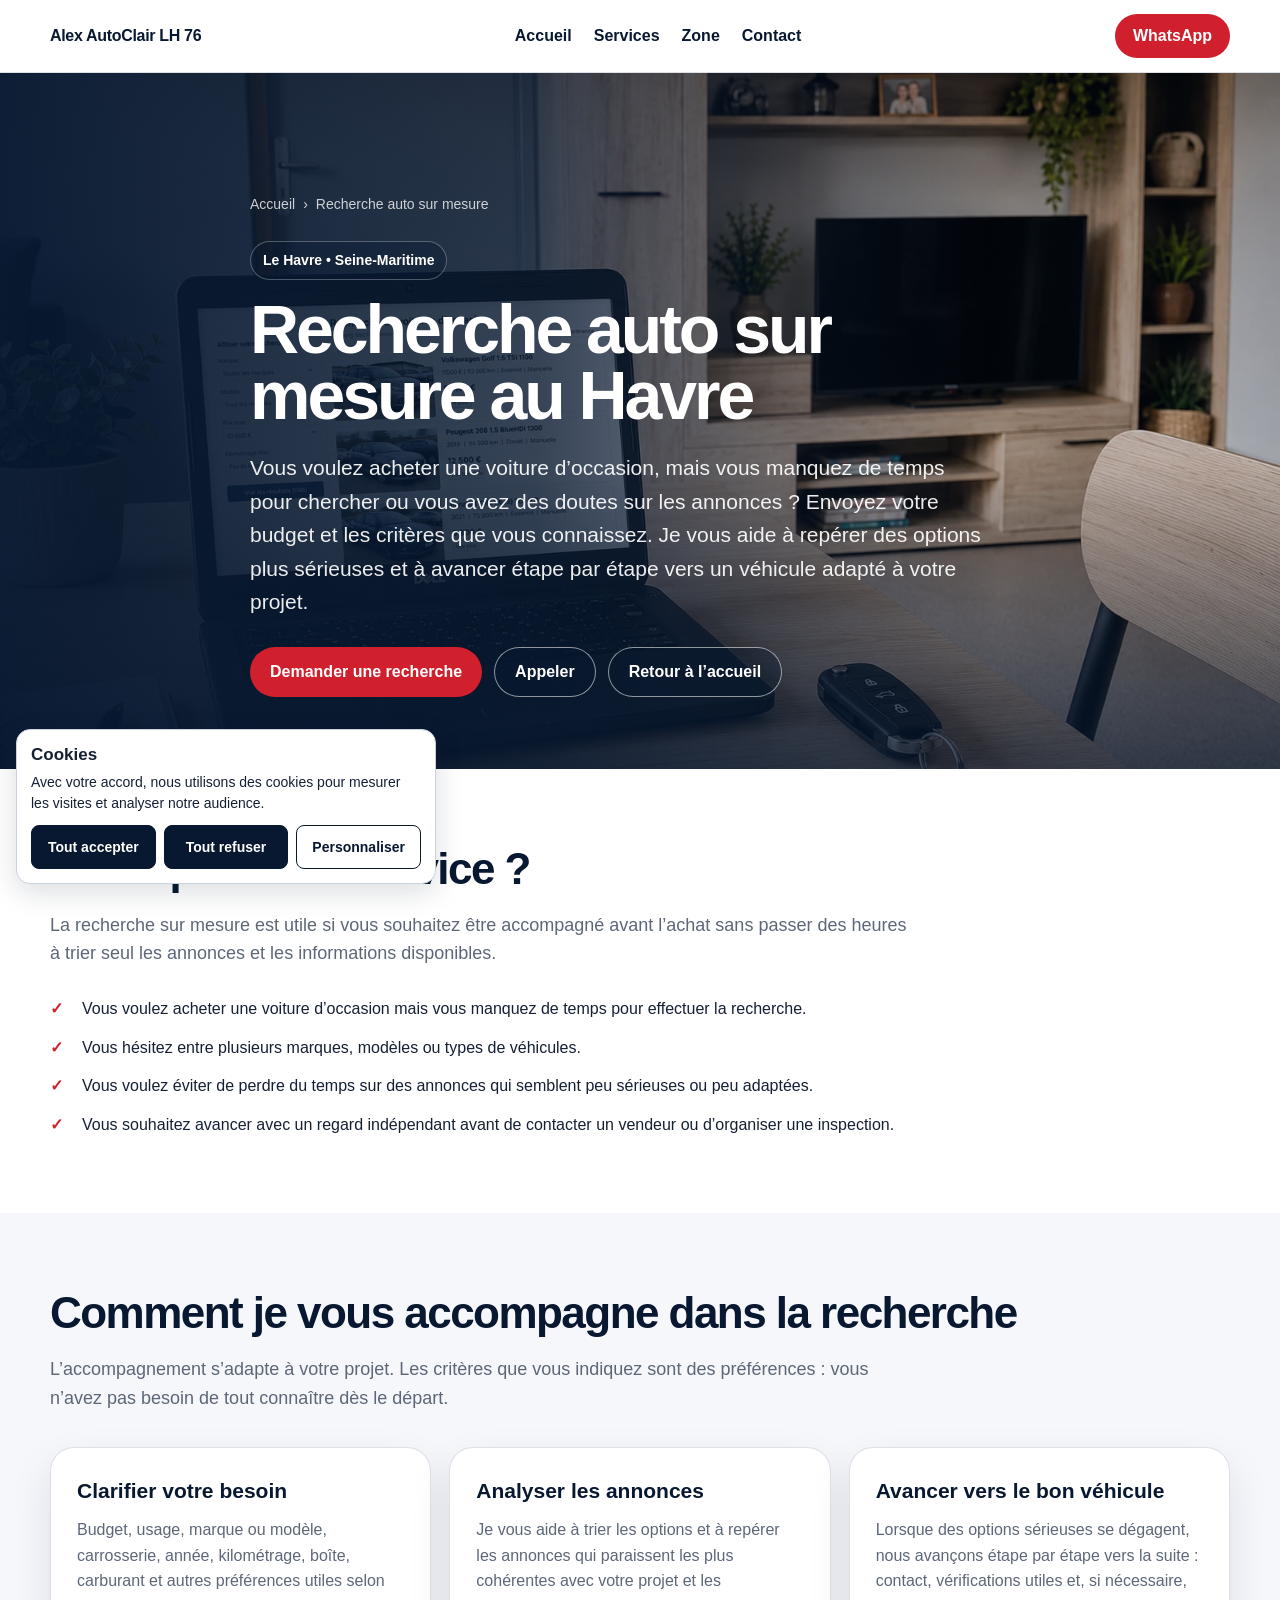
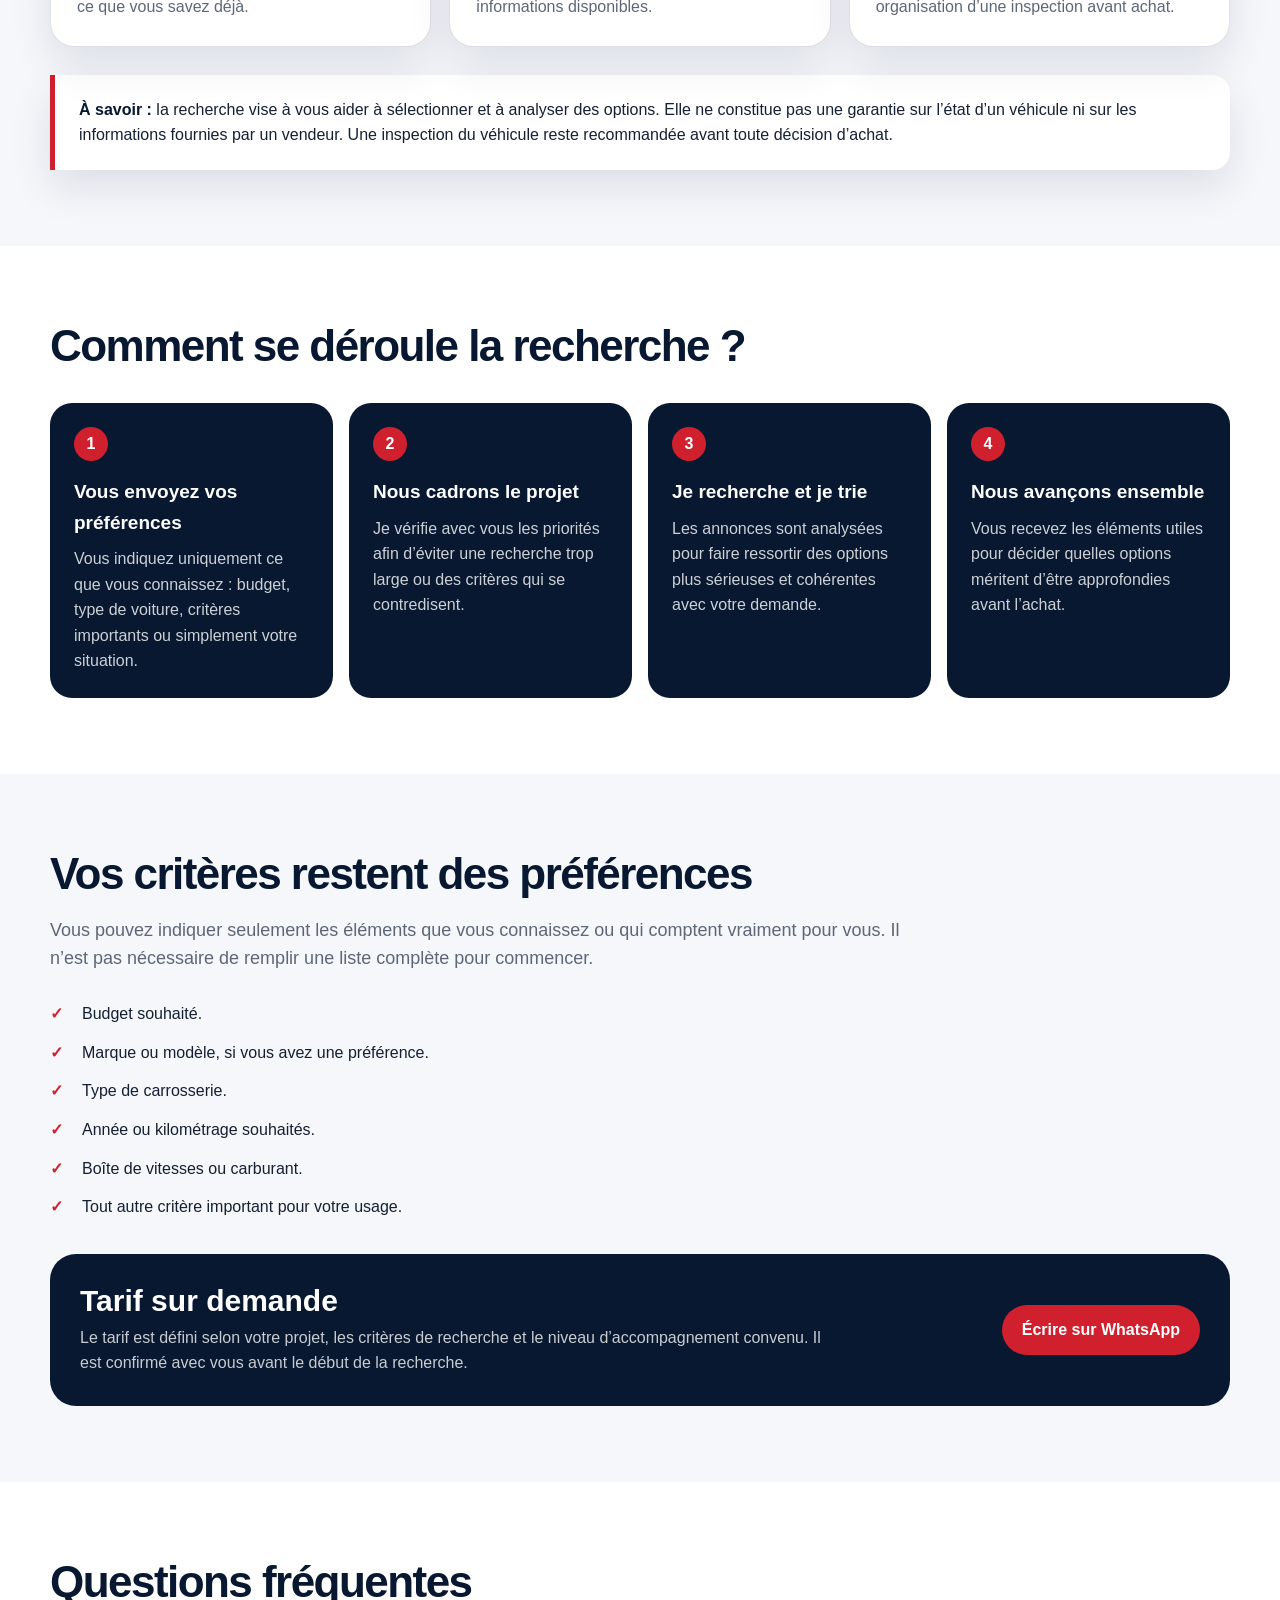
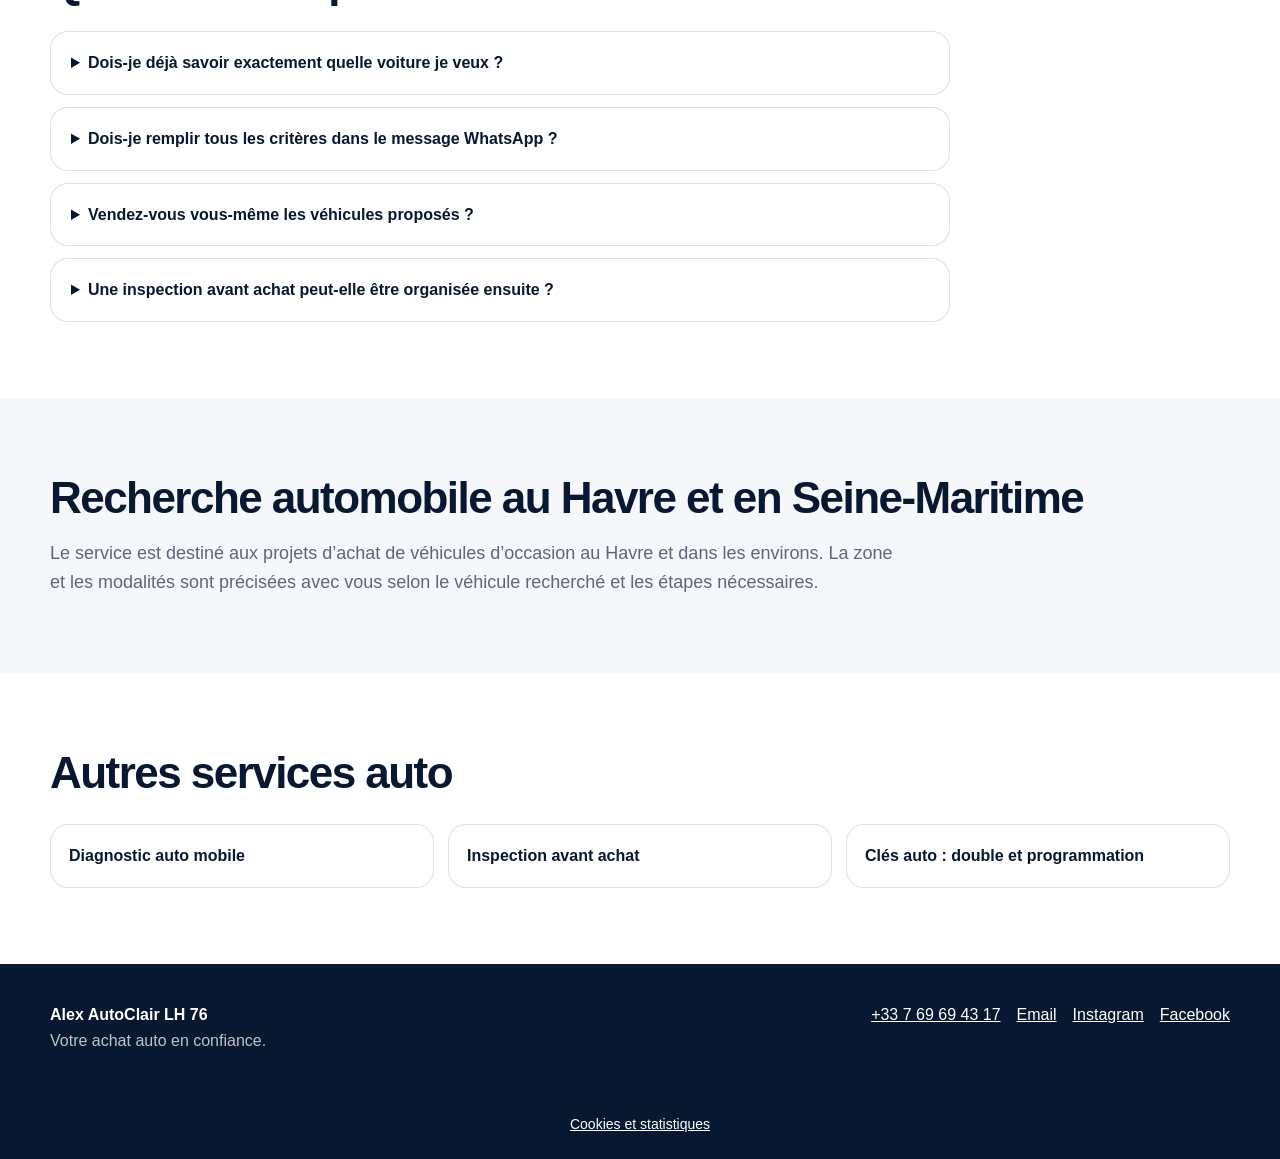
<file: recherche-auto-sur-mesure-le-havre/index.html>
<!doctype html>
<html lang="fr">
<head>
  <link rel="stylesheet" href="/assets/css/analytics.css?v=20261022-compact" />
  <script defer src="/assets/js/analytics.js?v=20261022-compact"></script>
  <meta charset="utf-8" />
  <meta name="viewport" content="width=device-width, initial-scale=1" />

  <title>Recherche auto sur mesure au Havre | Alex AutoClair LH 76</title>
  <meta name="description" content="Recherche auto sur mesure au Havre : aide pour définir vos critères, analyser des annonces et sélectionner des véhicules d’occasion plus sérieux." />
  <meta name="robots" content="index,follow,max-image-preview:large" />
  <link rel="canonical" href="https://alexautoclair76.fr/recherche-auto-sur-mesure-le-havre/" />
  <link rel="icon" href="/favicon.ico" sizes="any" />
  <link rel="icon" type="image/png" href="/assets/01-логотип/иконка-сайта.png" />
  <meta name="theme-color" content="#071830" />

  <meta property="og:type" content="website" />
  <meta property="og:locale" content="fr_FR" />
  <meta property="og:site_name" content="Alex AutoClair LH 76" />
  <meta property="og:title" content="Recherche auto sur mesure au Havre | Alex AutoClair LH 76" />
  <meta property="og:description" content="Aide personnalisée au Havre pour chercher une voiture d’occasion, analyser les annonces et avancer vers des options plus sérieuses." />
  <meta property="og:url" content="https://alexautoclair76.fr/recherche-auto-sur-mesure-le-havre/" />
  <meta property="og:image" content="https://alexautoclair76.fr/assets/06-подбор-авто/подбор-компьютер.webp" />
  <meta property="og:image:width" content="1600" />
  <meta property="og:image:height" content="900" />
  <meta property="og:image:alt" content="Recherche automobile sur mesure au Havre" />
  <meta name="twitter:card" content="summary_large_image" />

  <script type="application/ld+json">
  {
    "@context": "https://schema.org",
    "@graph": [
      {
        "@type": "Organization",
        "@id": "https://alexautoclair76.fr/#organization",
        "name": "Alex AutoClair LH 76",
        "url": "https://alexautoclair76.fr/",
        "logo": "https://alexautoclair76.fr/assets/01-логотип/иконка-сайта.png",
        "email": "mailto:alexautoclair76@outlook.com",
        "telephone": "+33769694317",
        "sameAs": [
          "https://www.instagram.com/alexautoclair76/",
          "https://www.facebook.com/share/1BaFCmBMC3/"
        ]
      },
      {
        "@type": "Service",
        "@id": "https://alexautoclair76.fr/recherche-auto-sur-mesure-le-havre/#service",
        "name": "Recherche auto sur mesure au Havre",
        "serviceType": "Recherche personnalisée de véhicule d’occasion",
        "url": "https://alexautoclair76.fr/recherche-auto-sur-mesure-le-havre/",
        "provider": { "@id": "https://alexautoclair76.fr/#organization" },
        "areaServed": [
          { "@type": "City", "name": "Le Havre" },
          { "@type": "AdministrativeArea", "name": "Seine-Maritime" }
        ]
      },
      {
        "@type": "BreadcrumbList",
        "itemListElement": [
          {
            "@type": "ListItem",
            "position": 1,
            "name": "Accueil",
            "item": "https://alexautoclair76.fr/"
          },
          {
            "@type": "ListItem",
            "position": 2,
            "name": "Recherche auto sur mesure au Havre",
            "item": "https://alexautoclair76.fr/recherche-auto-sur-mesure-le-havre/"
          }
        ]
      }
    ]
  }
  </script>

  <style>
    :root {
      --navy: #071830;
      --navy-2: #102b4d;
      --red: #d0202d;
      --text: #152033;
      --muted: #5d6778;
      --line: rgba(16, 43, 77, 0.14);
      --soft: #f5f7fb;
      --white: #ffffff;
      --shadow: 0 18px 42px rgba(7, 24, 48, 0.10);
    }

    * { box-sizing: border-box; }
    html { scroll-behavior: smooth; }
    body {
      margin: 0;
      font-family: Arial, Helvetica, sans-serif;
      color: var(--text);
      background: var(--white);
      line-height: 1.6;
    }
    img { display: block; max-width: 100%; }
    a { color: inherit; }
    .wrap { width: min(1180px, calc(100% - 40px)); margin: 0 auto; }

    .skip-link {
      position: absolute;
      left: -9999px;
      top: 0;
      z-index: 9999;
      padding: 10px 14px;
      background: #fff;
      color: #000;
    }
    .skip-link:focus { left: 10px; top: 10px; }

    .site-header {
      position: sticky;
      top: 0;
      z-index: 50;
      background: rgba(255,255,255,0.96);
      border-bottom: 1px solid var(--line);
      backdrop-filter: blur(10px);
    }
    .header-inner {
      min-height: 72px;
      display: flex;
      align-items: center;
      justify-content: space-between;
      gap: 24px;
    }
    .brand {
      text-decoration: none;
      font-weight: 900;
      color: var(--navy);
      letter-spacing: -0.02em;
      white-space: nowrap;
    }
    .main-nav { display: flex; align-items: center; gap: 22px; }
    .main-nav a {
      text-decoration: none;
      font-weight: 700;
      color: var(--navy);
    }
    .main-nav a:hover, .main-nav a:focus-visible { color: var(--red); }

    .header-cta {
      text-decoration: none;
      display: inline-flex;
      align-items: center;
      justify-content: center;
      min-height: 44px;
      padding: 0 18px;
      border-radius: 999px;
      background: var(--red);
      color: #fff;
      font-weight: 900;
    }

    .hero {
      position: relative;
      min-height: 620px;
      display: grid;
      align-items: end;
      overflow: hidden;
      background: var(--navy);
      color: #fff;
    }
    .hero picture, .hero picture img {
      position: absolute;
      inset: 0;
      width: 100%;
      height: 100%;
    }
    .hero img { object-fit: cover; object-position: center; }
    .hero::after {
      content: "";
      position: absolute;
      inset: 0;
      background:
        linear-gradient(90deg, rgba(7,24,48,0.96) 0%, rgba(7,24,48,0.78) 42%, rgba(7,24,48,0.20) 78%),
        linear-gradient(0deg, rgba(7,24,48,0.70) 0%, rgba(7,24,48,0) 44%);
    }
    .hero-content {
      position: relative;
      z-index: 2;
      padding: 120px 0 72px;
      max-width: 780px;
    }
    .breadcrumbs {
      display: flex;
      flex-wrap: wrap;
      gap: 8px;
      margin-bottom: 26px;
      font-size: 14px;
      color: rgba(255,255,255,0.78);
    }
    .breadcrumbs a { text-decoration: none; }

    .eyebrow {
      display: inline-flex;
      padding: 7px 12px;
      border: 1px solid rgba(255,255,255,0.28);
      border-radius: 999px;
      font-weight: 800;
      font-size: 14px;
      margin-bottom: 16px;
      background: rgba(7,24,48,0.38);
    }
    h1 {
      margin: 0;
      font-size: clamp(40px, 6vw, 68px);
      line-height: 0.98;
      letter-spacing: -0.045em;
      max-width: 780px;
    }
    .hero p {
      max-width: 740px;
      margin: 22px 0 0;
      font-size: clamp(18px, 2vw, 21px);
      color: rgba(255,255,255,0.92);
    }
    .hero-actions {
      display: flex;
      flex-wrap: wrap;
      gap: 12px;
      align-items: center;
      margin-top: 28px;
    }
    .btn-primary, .btn-secondary {
      display: inline-flex;
      align-items: center;
      justify-content: center;
      min-height: 50px;
      padding: 0 20px;
      border-radius: 999px;
      text-decoration: none;
      font-weight: 900;
    }
    .btn-primary { background: var(--red); color: #fff; }
    .btn-secondary { border: 1px solid rgba(255,255,255,0.55); color: #fff; background: rgba(7,24,48,0.34); }

    .section { padding: 76px 0; }
    .section.soft { background: var(--soft); }
    .section h2 {
      margin: 0 0 18px;
      color: var(--navy);
      font-size: clamp(30px, 4vw, 44px);
      line-height: 1.08;
      letter-spacing: -0.035em;
    }
    .lead {
      max-width: 860px;
      margin: 0;
      color: var(--muted);
      font-size: 18px;
    }

    .grid-3 {
      display: grid;
      grid-template-columns: repeat(3, minmax(0, 1fr));
      gap: 18px;
      margin-top: 34px;
    }
    .card {
      padding: 26px;
      border: 1px solid var(--line);
      border-radius: 24px;
      background: #fff;
      box-shadow: var(--shadow);
    }
    .card h3 { margin: 0 0 10px; color: var(--navy); font-size: 21px; }
    .card p { margin: 0; color: var(--muted); }

    .check-list {
      list-style: none;
      padding: 0;
      margin: 28px 0 0;
      display: grid;
      gap: 13px;
      max-width: 900px;
    }
    .check-list li {
      position: relative;
      padding-left: 32px;
    }
    .check-list li::before {
      content: "✓";
      position: absolute;
      left: 0;
      top: 0;
      color: var(--red);
      font-weight: 900;
    }

    .steps {
      counter-reset: step;
      display: grid;
      grid-template-columns: repeat(4, minmax(0, 1fr));
      gap: 16px;
      margin-top: 34px;
    }
    .step {
      counter-increment: step;
      padding: 24px;
      border-radius: 22px;
      background: var(--navy);
      color: #fff;
    }
    .step::before {
      content: counter(step);
      display: grid;
      place-items: center;
      width: 34px;
      height: 34px;
      border-radius: 50%;
      background: var(--red);
      font-weight: 900;
      margin-bottom: 16px;
    }
    .step h3 { margin: 0 0 8px; font-size: 19px; }
    .step p { margin: 0; color: rgba(255,255,255,0.80); }

    .notice {
      margin-top: 28px;
      padding: 22px 24px;
      border-left: 5px solid var(--red);
      border-radius: 0 18px 18px 0;
      background: #fff;
      box-shadow: var(--shadow);
    }
    .notice strong { color: var(--navy); }

    .price-box {
      margin-top: 34px;
      display: flex;
      align-items: center;
      justify-content: space-between;
      gap: 24px;
      padding: 30px;
      border-radius: 26px;
      background: var(--navy);
      color: #fff;
    }
    .price-box strong {
      display: block;
      font-size: 30px;
      line-height: 1.1;
    }
    .price-box p {
      margin: 8px 0 0;
      color: rgba(255,255,255,0.78);
      max-width: 760px;
    }

    .faq {
      margin-top: 26px;
      display: grid;
      gap: 12px;
      max-width: 900px;
    }
    details {
      border: 1px solid var(--line);
      border-radius: 18px;
      background: #fff;
      padding: 18px 20px;
    }
    summary {
      cursor: pointer;
      font-weight: 900;
      color: var(--navy);
    }
    details p { color: var(--muted); margin: 12px 0 0; }

    .other-services {
      display: grid;
      grid-template-columns: repeat(3, minmax(0, 1fr));
      gap: 14px;
      margin-top: 28px;
    }
    .service-link {
      text-decoration: none;
      font-weight: 900;
      color: var(--navy);
      padding: 18px;
      border: 1px solid var(--line);
      border-radius: 18px;
      background: #fff;
    }
    .service-link:hover, .service-link:focus-visible {
      border-color: var(--red);
      color: var(--red);
    }

    footer {
      background: var(--navy);
      color: #fff;
      padding: 38px 0;
    }
    .footer-grid {
      display: flex;
      justify-content: space-between;
      gap: 24px;
      align-items: flex-start;
      flex-wrap: wrap;
    }
    footer p { margin: 0; color: rgba(255,255,255,0.74); }
    .footer-links { display: flex; flex-wrap: wrap; gap: 16px; }
    .footer-links a { color: #fff; }

    @media (max-width: 860px) {
      .main-nav { display: none; }
      .grid-3, .steps, .other-services { grid-template-columns: 1fr; }
      .hero { min-height: 680px; }
      .hero::after {
        background: linear-gradient(0deg, rgba(7,24,48,0.96) 0%, rgba(7,24,48,0.68) 56%, rgba(7,24,48,0.18) 100%);
      }
      .hero img { object-position: center; }
      .hero-content { padding: 180px 0 54px; }
      .price-box { align-items: flex-start; flex-direction: column; }
    }

    @media (max-width: 560px) {
      .wrap { width: min(100% - 28px, 1180px); }
      .site-header .header-cta { padding: 0 13px; font-size: 14px; }
      .brand { font-size: 14px; }
      .section { padding: 58px 0; }
    }
  </style>
</head>
<body>
  <a class="skip-link" href="#contenu">Aller au contenu</a>

  <header class="site-header">
    <div class="wrap header-inner">
      <a class="brand" href="/">Alex AutoClair LH 76</a>
      <nav class="main-nav" aria-label="Navigation principale">
        <a href="/">Accueil</a>
        <a href="/#services">Services</a>
        <a href="/#zone">Zone</a>
        <a href="/#contact">Contact</a>
      </nav>
      <a class="header-cta" href="https://wa.me/33769694317?text=Bonjour%2C%20je%20souhaite%20une%20recherche%20auto%20sur%20mesure%20au%20Havre." rel="noopener">WhatsApp</a>
    </div>
  </header>

  <main id="contenu">
    <section class="hero">
      <picture>
        <source media="(max-width: 700px)" srcset="/assets/06-подбор-авто/подбор-телефон.webp" />
        <img
          src="/assets/06-подбор-авто/подбор-компьютер.webp"
          width="1600"
          height="900"
          alt="Recherche automobile sur mesure au Havre"
          fetchpriority="high"
          decoding="async"
        />
      </picture>

      <div class="wrap hero-content">
        <nav class="breadcrumbs" aria-label="Fil d’Ariane">
          <a href="/">Accueil</a><span aria-hidden="true">›</span><span>Recherche auto sur mesure</span>
        </nav>
        <span class="eyebrow">Le Havre • Seine-Maritime</span>
        <h1>Recherche auto sur mesure au Havre</h1>
        <p>Vous voulez acheter une voiture d’occasion, mais vous manquez de temps pour chercher ou vous avez des doutes sur les annonces ? Envoyez votre budget et les critères que vous connaissez. Je vous aide à repérer des options plus sérieuses et à avancer étape par étape vers un véhicule adapté à votre projet.</p>
        <div class="hero-actions">
          <a class="btn-primary" href="https://wa.me/33769694317?text=Bonjour%2C%20je%20souhaite%20une%20recherche%20auto%20sur%20mesure.%0A%0AMes%20pr%C3%A9f%C3%A9rences%20%3A%0A%0ABudget%20souhait%C3%A9%20%3A%0AMarque%20ou%20mod%C3%A8le%2C%20si%20vous%20avez%20une%20pr%C3%A9f%C3%A9rence%20%3A%0AAutres%20crit%C3%A8res%20%3A" rel="noopener">Demander une recherche</a>
          <a class="btn-secondary" href="tel:+33769694317">Appeler</a>
          <a class="btn-secondary" href="/">Retour à l’accueil</a>
        </div>
      </div>
    </section>

    <section class="section">
      <div class="wrap">
        <h2>Pour qui est ce service ?</h2>
        <p class="lead">La recherche sur mesure est utile si vous souhaitez être accompagné avant l’achat sans passer des heures à trier seul les annonces et les informations disponibles.</p>
        <ul class="check-list">
          <li>Vous voulez acheter une voiture d’occasion mais vous manquez de temps pour effectuer la recherche.</li>
          <li>Vous hésitez entre plusieurs marques, modèles ou types de véhicules.</li>
          <li>Vous voulez éviter de perdre du temps sur des annonces qui semblent peu sérieuses ou peu adaptées.</li>
          <li>Vous souhaitez avancer avec un regard indépendant avant de contacter un vendeur ou d’organiser une inspection.</li>
        </ul>
      </div>
    </section>

    <section class="section soft">
      <div class="wrap">
        <h2>Comment je vous accompagne dans la recherche</h2>
        <p class="lead">L’accompagnement s’adapte à votre projet. Les critères que vous indiquez sont des préférences : vous n’avez pas besoin de tout connaître dès le départ.</p>
        <div class="grid-3">
          <article class="card">
            <h3>Clarifier votre besoin</h3>
            <p>Budget, usage, marque ou modèle, carrosserie, année, kilométrage, boîte, carburant et autres préférences utiles selon ce que vous savez déjà.</p>
          </article>
          <article class="card">
            <h3>Analyser les annonces</h3>
            <p>Je vous aide à trier les options et à repérer les annonces qui paraissent les plus cohérentes avec votre projet et les informations disponibles.</p>
          </article>
          <article class="card">
            <h3>Avancer vers le bon véhicule</h3>
            <p>Lorsque des options sérieuses se dégagent, nous avançons étape par étape vers la suite : contact, vérifications utiles et, si nécessaire, organisation d’une inspection avant achat.</p>
          </article>
        </div>

        <div class="notice">
          <strong>À savoir :</strong> la recherche vise à vous aider à sélectionner et à analyser des options. Elle ne constitue pas une garantie sur l’état d’un véhicule ni sur les informations fournies par un vendeur. Une inspection du véhicule reste recommandée avant toute décision d’achat.
        </div>
      </div>
    </section>

    <section class="section">
      <div class="wrap">
        <h2>Comment se déroule la recherche ?</h2>
        <div class="steps">
          <article class="step">
            <h3>Vous envoyez vos préférences</h3>
            <p>Vous indiquez uniquement ce que vous connaissez : budget, type de voiture, critères importants ou simplement votre situation.</p>
          </article>
          <article class="step">
            <h3>Nous cadrons le projet</h3>
            <p>Je vérifie avec vous les priorités afin d’éviter une recherche trop large ou des critères qui se contredisent.</p>
          </article>
          <article class="step">
            <h3>Je recherche et je trie</h3>
            <p>Les annonces sont analysées pour faire ressortir des options plus sérieuses et cohérentes avec votre demande.</p>
          </article>
          <article class="step">
            <h3>Nous avançons ensemble</h3>
            <p>Vous recevez les éléments utiles pour décider quelles options méritent d’être approfondies avant l’achat.</p>
          </article>
        </div>
      </div>
    </section>

    <section class="section soft">
      <div class="wrap">
        <h2>Vos critères restent des préférences</h2>
        <p class="lead">Vous pouvez indiquer seulement les éléments que vous connaissez ou qui comptent vraiment pour vous. Il n’est pas nécessaire de remplir une liste complète pour commencer.</p>
        <ul class="check-list">
          <li>Budget souhaité.</li>
          <li>Marque ou modèle, si vous avez une préférence.</li>
          <li>Type de carrosserie.</li>
          <li>Année ou kilométrage souhaités.</li>
          <li>Boîte de vitesses ou carburant.</li>
          <li>Tout autre critère important pour votre usage.</li>
        </ul>

        <div class="price-box">
          <div>
            <strong>Tarif sur demande</strong>
            <p>Le tarif est défini selon votre projet, les critères de recherche et le niveau d’accompagnement convenu. Il est confirmé avec vous avant le début de la recherche.</p>
          </div>
          <a class="btn-primary" href="https://wa.me/33769694317?text=Bonjour%2C%20je%20souhaite%20une%20recherche%20auto%20sur%20mesure.%0A%0AMes%20pr%C3%A9f%C3%A9rences%20%3A%0A%0ABudget%20souhait%C3%A9%20%3A%20de%20___%20%E2%82%AC%20%C3%A0%20___%20%E2%82%AC%0AMarque%20souhait%C3%A9e%2C%20si%20j%E2%80%99ai%20une%20pr%C3%A9f%C3%A9rence%20%3A%0AMod%C3%A8le%20souhait%C3%A9%2C%20si%20j%E2%80%99ai%20une%20pr%C3%A9f%C3%A9rence%20%3A%0AType%20de%20carrosserie%20%3A%0AAnn%C3%A9e%20souhait%C3%A9e%20%3A%0AKilom%C3%A9trage%20maximum%20%3A%0ABo%C3%AEte%20de%20vitesses%20%3A%0ACarburant%20%3A%0AAutres%20crit%C3%A8res%20importants%20%3A" rel="noopener">Écrire sur WhatsApp</a>
        </div>
      </div>
    </section>

    <section class="section">
      <div class="wrap">
        <h2>Questions fréquentes</h2>
        <div class="faq">
          <details>
            <summary>Dois-je déjà savoir exactement quelle voiture je veux ?</summary>
            <p>Non. Vous pouvez commencer avec un budget, un usage et quelques préférences. Les critères servent à orienter la recherche et peuvent être précisés progressivement.</p>
          </details>
          <details>
            <summary>Dois-je remplir tous les critères dans le message WhatsApp ?</summary>
            <p>Non. Tous les champs sont facultatifs. Indiquez uniquement ce que vous savez ou ce que vous souhaitez préciser.</p>
          </details>
          <details>
            <summary>Vendez-vous vous-même les véhicules proposés ?</summary>
            <p>Non. Le service consiste à vous accompagner dans la recherche et l’analyse d’annonces afin de vous aider à avancer vers des options plus sérieuses.</p>
          </details>
          <details>
            <summary>Une inspection avant achat peut-elle être organisée ensuite ?</summary>
            <p>Oui, lorsque le véhicule et les conditions le permettent. Une inspection peut être organisée avant votre décision d’achat afin d’examiner le véhicule sur place.</p>
          </details>
        </div>
      </div>
    </section>

    <section class="section soft">
      <div class="wrap">
        <h2>Recherche automobile au Havre et en Seine-Maritime</h2>
        <p class="lead">Le service est destiné aux projets d’achat de véhicules d’occasion au Havre et dans les environs. La zone et les modalités sont précisées avec vous selon le véhicule recherché et les étapes nécessaires.</p>
      </div>
    </section>

    <section class="section">
      <div class="wrap">
        <h2>Autres services auto</h2>
        <div class="other-services">
          <a class="service-link" href="/diagnostic-auto-le-havre/">Diagnostic auto mobile</a>
          <a class="service-link" href="/inspection-auto-avant-achat-le-havre/">Inspection avant achat</a>
          <a class="service-link" href="/cles-auto-le-havre/">Clés auto : double et programmation</a>
        </div>
      </div>
    </section>
  </main>

  <footer>
    <div class="wrap footer-grid">
      <div>
        <strong>Alex AutoClair LH 76</strong>
        <p>Votre achat auto en confiance.</p>
      </div>
      <div class="footer-links">
        <a href="tel:+33769694317">+33 7 69 69 43 17</a>
        <a href="mailto:alexautoclair76@outlook.com">Email</a>
        <a href="https://www.instagram.com/alexautoclair76/" rel="noopener">Instagram</a>
        <a href="https://www.facebook.com/share/1BaFCmBMC3/" rel="noopener">Facebook</a>
      </div>
    </div>
  </footer>
</body>
</html>
</file>
<file: assets/css/analytics.css>
.aac-consent {
  position: fixed;
  z-index: 10000;
  left: 16px;
  bottom: max(16px, env(safe-area-inset-bottom));
  width: min(420px, calc(100% - 32px));
  max-height: calc(100dvh - 32px - env(safe-area-inset-bottom));
  overflow: auto;
  padding: 14px;
  border: 1px solid #cad2df;
  border-radius: 14px;
  background: #fff;
  color: #152033;
  box-shadow: 0 8px 28px #07183026;
  font: 14px/1.45 Arial, Helvetica, sans-serif;
  box-sizing: border-box;
}
.aac-consent *, .aac-consent *::before, .aac-consent *::after { box-sizing: border-box; }
.aac-consent[hidden], .aac-consent [hidden] { display: none; }
.aac-consent h2 { font: bold 17px/1.3 Arial, Helvetica, sans-serif; margin: 0 0 6px; }
.aac-consent p { margin: 0 0 10px; color: #152033; }
.aac-consent .aac-consent-intro { margin: 0; }
.aac-consent summary { cursor: pointer; text-decoration: underline; margin-bottom: 10px; }
.aac-consent a { color: #154d88; text-decoration: underline; }
.aac-consent-actions { display: grid; grid-template-columns: repeat(3, minmax(0, 1fr)); gap: 8px; margin-top: 12px; }
.aac-consent button {
  min-width: 0;
  min-height: 44px;
  padding: 8px;
  border: 1px solid #071830;
  border-radius: 8px;
  background: #071830;
  color: #fff;
  font: bold 14px/1.3 Arial, Helvetica, sans-serif;
  cursor: pointer;
}
.aac-consent button:hover { background: #16375d; }
.aac-consent button.aac-consent-secondary { background: #fff; color: #071830; }
.aac-consent button.aac-consent-secondary:hover { background: #f4f7fb; }
.aac-consent button:focus-visible, .aac-consent summary:focus-visible,
.aac-consent input:focus-visible, .aac-privacy-footer button:focus-visible { outline: 3px solid #2878d0; outline-offset: 3px; }
.aac-consent-preferences { border-top: 1px solid #cad2df; margin-top: 14px; padding-top: 12px; }
.aac-consent-option { display: flex; align-items: center; gap: 10px; min-height: 44px; font-weight: bold; cursor: pointer; }
.aac-consent-option input { width: 20px; height: 20px; flex: 0 0 20px; margin: 0; accent-color: #071830; }
.aac-consent-option:has(input:disabled) { color: #667085; cursor: default; }
.aac-consent .aac-consent-help { font-size: 13px; margin: 0 0 10px 30px; }
.aac-consent details { margin-top: 12px; }
.aac-consent-preference-actions { display: flex; flex-wrap: wrap; gap: 8px; margin-top: 12px; }
.aac-consent-preference-actions button { flex: 1 1 130px; }
.aac-privacy-footer { background: #071830; padding: 12px 20px; text-align: center; }
.aac-privacy-footer button {
  min-height: 44px;
  padding: 8px 12px;
  border: 0;
  background: transparent;
  color: #fff;
  font: 14px/1.4 Arial, Helvetica, sans-serif;
  text-decoration: underline;
  cursor: pointer;
}
@media (max-width: 600px) {
  .aac-consent {
    left: 10px;
    bottom: max(10px, env(safe-area-inset-bottom));
    width: calc(100% - 20px);
    max-height: calc(100dvh - 20px - env(safe-area-inset-bottom));
    padding: 12px;
  }
  .aac-consent-actions { grid-template-columns: repeat(2, minmax(0, 1fr)); gap: 6px; margin-top: 10px; }
  .aac-consent-actions [data-aac-customize] { grid-column: 1 / -1; }
}
</file>
